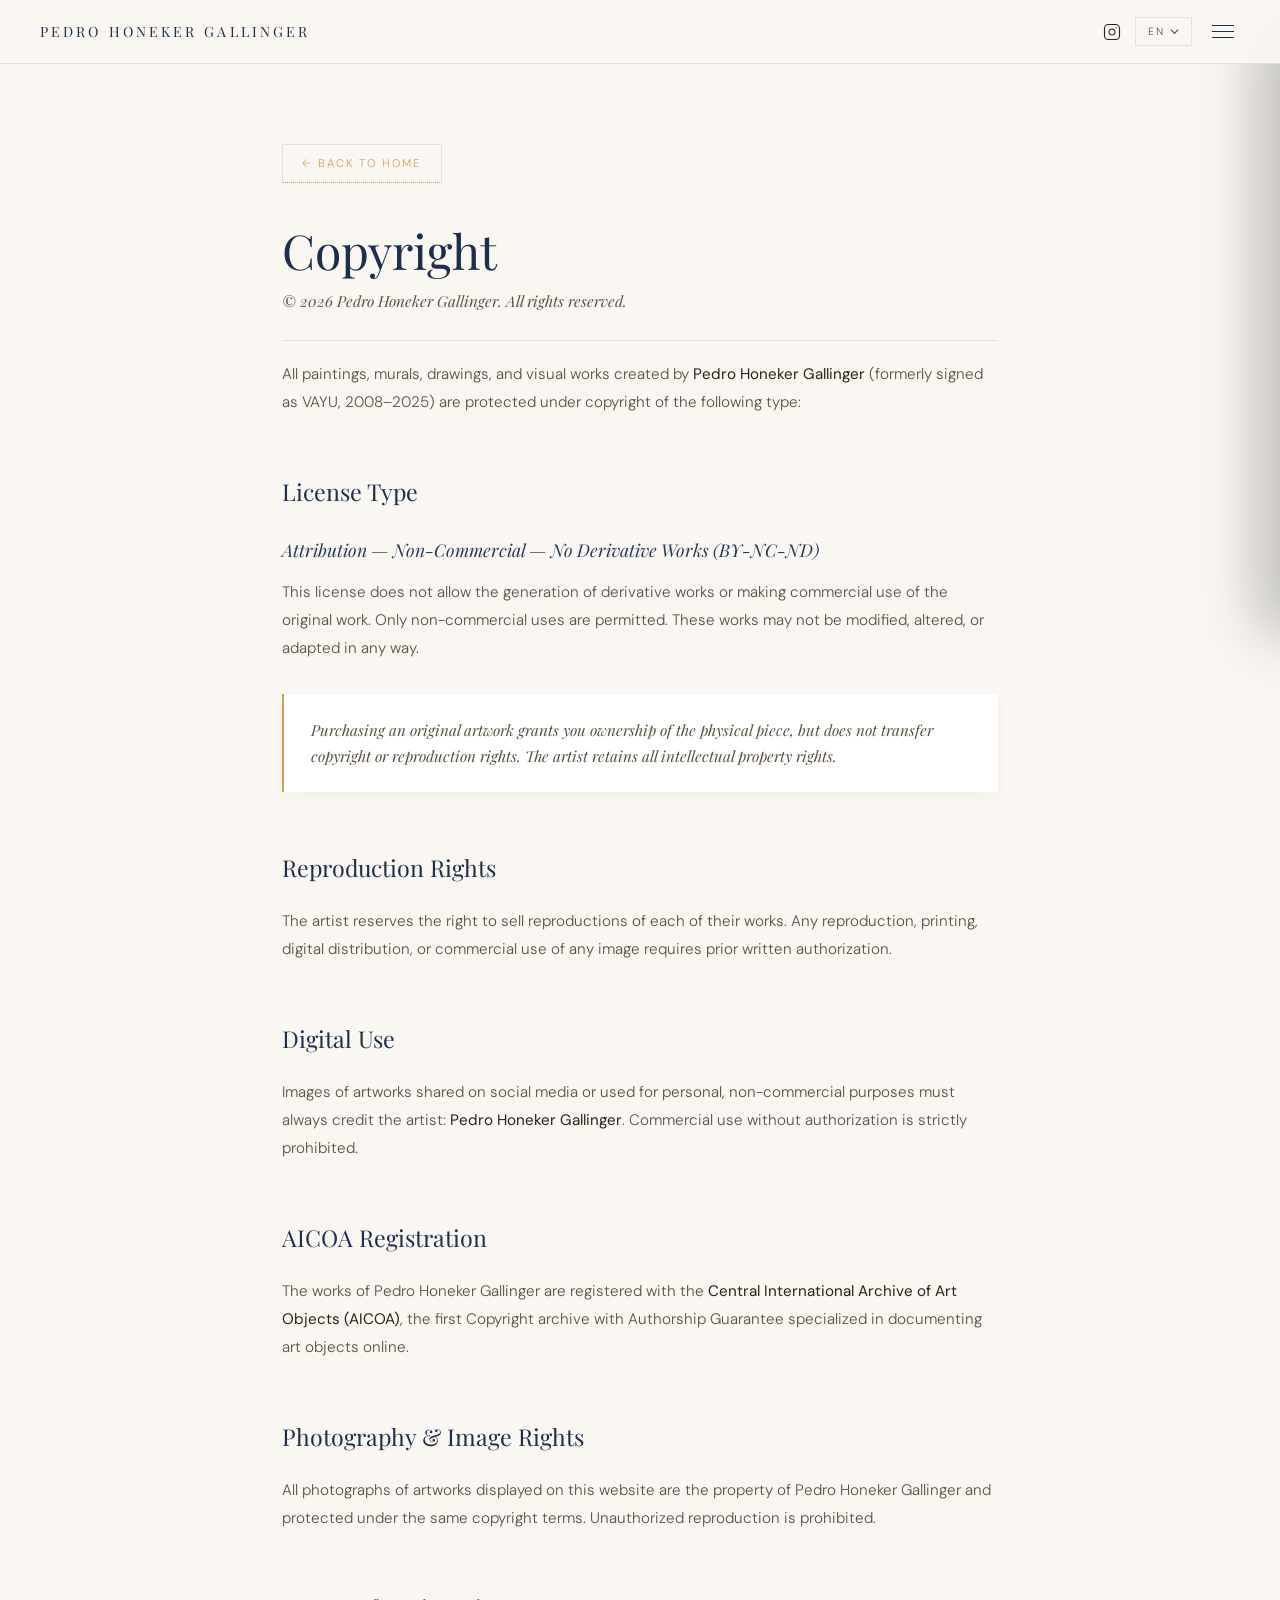
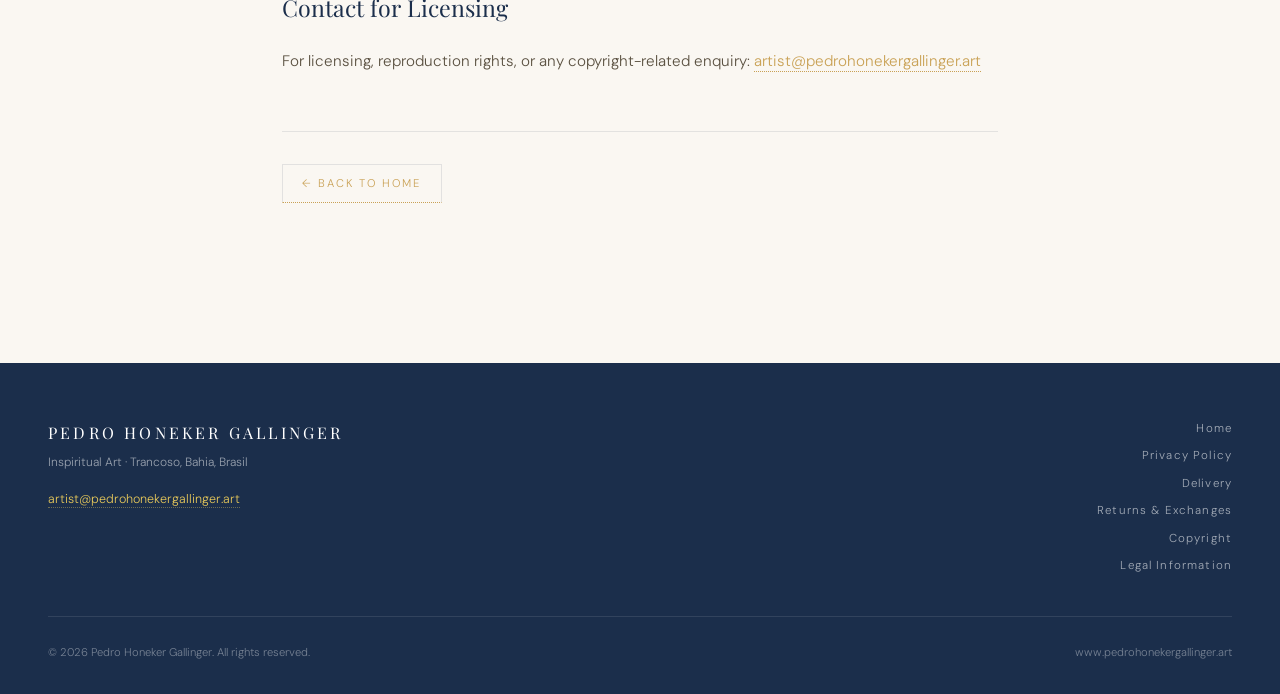
<file: copyright.html>
<!DOCTYPE html>
<html lang="en">
<head>
<meta charset="UTF-8">
<meta name="viewport" content="width=device-width, initial-scale=1.0">
<title>Copyright — Pedro Honeker Gallinger</title>
<meta name="description" content="Copyright — Pedro Honeker Gallinger. Inspiritual Art. Trancoso, Bahia, Brazil.">
<!-- Google Analytics -->
<script async src="https://www.googletagmanager.com/gtag/js?id=G-E3Y2C40KEM"></script>
<script>
  window.dataLayer = window.dataLayer || [];
  function gtag(){dataLayer.push(arguments);}
  gtag('js', new Date()); gtag('config', 'G-E3Y2C40KEM');
</script>
<link href="https://fonts.googleapis.com/css2?family=Playfair+Display:ital,wght@0,400;0,500;1,400&family=DM+Sans:wght@200;300;400&display=swap" rel="stylesheet">
<link rel="stylesheet" href="legal-base.css">
</head>
<body>

<nav class="qn">
  <a href="index.html" class="qn-logo">Pedro Honeker Gallinger</a>
  <div class="qn-right">
    <a href="https://www.instagram.com/pedrohonekergallinger/" target="_blank" style="display:flex;align-items:center;color:var(--text);transition:color 0.3s;" aria-label="Instagram">
  <svg width="18" height="18" viewBox="0 0 24 24" fill="none" stroke="currentColor" stroke-width="1.5" stroke-linecap="round" stroke-linejoin="round"><rect x="2" y="2" width="20" height="20" rx="5" ry="5"></rect><path d="M16 11.37A4 4 0 1 1 12.63 8 4 4 0 0 1 16 11.37z"></path><line x1="17.5" y1="6.5" x2="17.51" y2="6.5"></line></svg>
</a>
      <div class="qn-lang-drop" id="qnLangDrop">
      <button class="qn-lang-toggle" id="qnLangToggle" aria-haspopup="true" aria-expanded="false">
        <span id="qnLangCode">EN</span>
        <svg viewBox="0 0 10 6" fill="none" stroke="currentColor" stroke-width="1.3"><path d="M1 1l4 4 4-4"/></svg>
      </button>
      <div class="qn-lang-menu" id="qnLangMenu" role="menu">
        <button class="qn-lang-opt active" data-lang="en" role="menuitem">EN <span>English</span></button>
        <button class="qn-lang-opt" data-lang="es" role="menuitem">ES <span>Español</span></button>
        <button class="qn-lang-opt" data-lang="pt" role="menuitem">PT <span>Português</span></button>
        <button class="qn-lang-opt" data-lang="ar" role="menuitem">AR <span>العربية</span></button>
        <button class="qn-lang-opt" data-lang="ja" role="menuitem">JA <span>日本語</span></button>
        <button class="qn-lang-opt" data-lang="zh" role="menuitem">ZH <span>中文</span></button>
      </div>
    </div>
    <button class="qn-burger" id="qnBurger" aria-label="Menu" aria-expanded="false">
      <span></span><span></span><span></span>
    </button>
  </div>
</nav>

<div class="qn-backdrop" id="qnBackdrop"></div>
<div class="qn-overlay" id="qnOverlay">
  <nav class="qn-menu" aria-label="Main navigation">
    <a href="index.html" data-t="nav_home">Home</a>
    <a href="index.html#works" data-t="nav_works">Available Works</a>
    <a href="index.html#murals" data-t="nav_murals">Murals</a>
    <a href="live-painting.html" data-t="nav_live">Live Art</a>
    <a href="vayu-collection.html" data-t="nav_vayu">Vayu Collection</a>
    <a href="index.html#bio" data-t="nav_bio">Biography</a>
    <a href="index.html#contacto" data-t="nav_conc">Contact</a>
  </nav>
  <div class="qn-foot">
    <a href="https://www.instagram.com/pedrohonekergallinger/" target="_blank" rel="noopener" class="qn-ig">
      <svg viewBox="0 0 24 24" fill="none" stroke="currentColor" stroke-width="1.5"><rect x="2" y="2" width="20" height="20" rx="5"/><circle cx="12" cy="12" r="4"/><circle cx="17.5" cy="6.5" r="1" fill="currentColor" stroke="none"/></svg>
      @pedrohonekergallinger
    </a>
  </div>
</div>

<div class="legal-wrap">
  <div class="legal-back-top"><a href="index.html" class="btn-back" data-t="btn_back">← Back to Home</a></div>
  <h1 class="legal-title" data-t="page_title">Copyright</h1>
  <p class="legal-updated" data-t="legal_updated">© 2026 Pedro Honeker Gallinger. All rights reserved.</p>
  <p data-t="intro"></p>
  <h2 data-t="h2_1">License Type</h2>
  <h3 data-t="h3_1">Attribution — Non-Commercial — No Derivative Works (BY-NC-ND)</h3>
  <p data-t="p_license"></p>
  <div class="notice" data-t="notice_1"></div>
  <h2 data-t="h2_2">Reproduction Rights</h2>
  <p data-t="p_repro"></p>
  <h2 data-t="h2_3">Digital Use</h2>
  <p data-t="p_digital"></p>
  <h2 data-t="h2_4">AICOA Registration</h2>
  <p data-t="p_aicoa"></p>
  <h2 data-t="h2_5">Photography &amp; Image Rights</h2>
  <p data-t="p_photo"></p>
  <h2 data-t="h2_6">Contact for Licensing</h2>
  <p data-t="p_contact"></p>
  <div style="margin-top:3.5rem;padding-top:2rem;border-top:0.5px solid var(--border)">
    <a href="index.html" class="btn-back" data-t="btn_back">← Back to Home</a>
  </div>
</div>

<footer class="legal-footer">
  <div class="legal-footer-inner">
    <div>
      <div class="legal-footer-logo">Pedro Honeker Gallinger</div>
      <div class="legal-footer-tag">Inspiritual Art &middot; Trancoso, Bahia, Brasil</div>
      <div class="legal-footer-contact">
        <a href="mailto:artist@pedrohonekergallinger.art">artist@pedrohonekergallinger.art</a>
      </div>
    </div>
    <div class="legal-footer-links">
      <a href="index.html">Home</a>
      <a href="privacy.html">Privacy Policy</a>
      <a href="delivery.html">Delivery</a>
      <a href="returns.html">Returns &amp; Exchanges</a>
      <a href="copyright.html">Copyright</a>
      <a href="legal.html">Legal Information</a>
    </div>
  </div>
  <div class="legal-footer-bottom">
    <span>&copy; 2026 Pedro Honeker Gallinger. All rights reserved.</span>
    <span>www.pedrohonekergallinger.art</span>
  </div>
</footer>

<script>
let lang='en';

const T={
  en:{
  nav_home:'Home',
  nav_works:'Available Works',
  nav_murals:'Murals',
  nav_live:'Live Art',
  nav_vayu:'Vayu Collection',
  nav_bio:'Biography',
  nav_conc:'Contact',
  btn_back:'← Back to Home',
  page_title:'Copyright',
  legal_updated:'© 2026 Pedro Honeker Gallinger. All rights reserved.',
  intro:'All paintings, murals, drawings, and visual works created by <strong>Pedro Honeker Gallinger</strong> (formerly signed as VAYU, 2008–2025) are protected under copyright of the following type:',
  h2_1:'License Type',
  h3_1:'Attribution — Non-Commercial — No Derivative Works (BY-NC-ND)',
  p_license:'This license does not allow the generation of derivative works or making commercial use of the original work. Only non-commercial uses are permitted. These works may not be modified, altered, or adapted in any way.',
  notice_1:'Purchasing an original artwork grants you ownership of the physical piece, but does not transfer copyright or reproduction rights. The artist retains all intellectual property rights.',
  h2_2:'Reproduction Rights',
  p_repro:'The artist reserves the right to sell reproductions of each of their works. Any reproduction, printing, digital distribution, or commercial use of any image requires prior written authorization.',
  h2_3:'Digital Use',
  p_digital:'Images of artworks shared on social media or used for personal, non-commercial purposes must always credit the artist: <strong>Pedro Honeker Gallinger</strong>. Commercial use without authorization is strictly prohibited.',
  h2_4:'AICOA Registration',
  p_aicoa:'The works of Pedro Honeker Gallinger are registered with the <strong>Central International Archive of Art Objects (AICOA)</strong>, the first Copyright archive with Authorship Guarantee specialized in documenting art objects online.',
  h2_5:'Photography &amp; Image Rights',
  p_photo:'All photographs of artworks displayed on this website are the property of Pedro Honeker Gallinger and protected under the same copyright terms. Unauthorized reproduction is prohibited.',
  h2_6:'Contact for Licensing',
  p_contact:'For licensing, reproduction rights, or any copyright-related enquiry: <a href="mailto:artist@pedrohonekergallinger.art">artist@pedrohonekergallinger.art</a>'
  },
  es:{
  nav_home:'Inicio',
  nav_works:'Obras Disponibles',
  nav_murals:'Murales',
  nav_live:'Arte en Vivo',
  nav_vayu:'Colección Vayu',
  nav_bio:'Biografía',
  nav_conc:'Contacto',
  btn_back:'← Volver al Inicio',
  page_title:'Derechos de Autor',
  legal_updated:'© 2026 Pedro Honeker Gallinger. Todos los derechos reservados.',
  intro:'Todas las pinturas, murales, dibujos y obras visuales creadas por <strong>Pedro Honeker Gallinger</strong> (anteriormente firmadas como VAYU, 2008–2025) están protegidas bajo los siguientes derechos de autor:',
  h2_1:'Tipo de Licencia',
  h3_1:'Atribución — No Comercial — Sin Obras Derivadas (BY-NC-ND)',
  p_license:'Esta licencia no permite obras derivadas ni uso comercial. Solo se permiten usos no comerciales. Estas obras no pueden modificarse de ninguna manera.',
  notice_1:'La compra de una obra original otorga la propiedad de la pieza física, pero no transfiere los derechos de autor. El artista conserva todos los derechos de propiedad intelectual.',
  h2_2:'Derechos de Reproducción',
  p_repro:'El artista se reserva el derecho de vender reproducciones. Cualquier reproducción o uso comercial requiere autorización previa por escrito.',
  h2_3:'Uso Digital',
  p_digital:'Las imágenes compartidas en redes sociales deben siempre acreditar al artista: <strong>Pedro Honeker Gallinger</strong>. El uso comercial sin autorización está prohibido.',
  h2_4:'Registro AICOA',
  p_aicoa:'Las obras están registradas en el <strong>Archivo Internacional Central de Objetos de Arte (AICOA)</strong>, primer archivo con Garantía de Autoría.',
  h2_5:'Fotografías y Derechos de Imagen',
  p_photo:'Todas las fotografías de obras en este sitio son propiedad de Pedro Honeker Gallinger. La reproducción no autorizada está prohibida.',
  h2_6:'Contacto para Licencias',
  p_contact:'Para licencias o consultas sobre derechos de autor: <a href="mailto:artist@pedrohonekergallinger.art">artist@pedrohonekergallinger.art</a>'
  },
  pt:{
  nav_home:'Início',
  nav_works:'Obras Disponíveis',
  nav_murals:'Murais',
  nav_live:'Arte ao Vivo',
  nav_vayu:'Coleção Vayu',
  nav_bio:'Biografia',
  nav_conc:'Contacto',
  btn_back:'← Voltar ao Início',
  page_title:'Direitos Autorais',
  legal_updated:'© 2026 Pedro Honeker Gallinger. Todos os direitos reservados.',
  intro:'Todas as pinturas, murais, desenhos e obras visuais criadas por <strong>Pedro Honeker Gallinger</strong> (anteriormente assinadas como VAYU, 2008–2025) são protegidas pelos seguintes direitos autorais:',
  h2_1:'Tipo de Licença',
  h3_1:'Atribuição — Não Comercial — Sem Obras Derivadas (BY-NC-ND)',
  p_license:'Esta licença não permite obras derivadas nem uso comercial. Apenas usos não comerciais são permitidos. Estas obras não podem ser modificadas de nenhuma forma.',
  notice_1:'A compra de uma obra original concede a propriedade da peça física, mas não transfere os direitos autorais. O artista retém todos os direitos de propriedade intelectual.',
  h2_2:'Direitos de Reprodução',
  p_repro:'O artista reserva-se o direito de vender reproduções. Qualquer reprodução ou uso comercial requer autorização prévia por escrito.',
  h2_3:'Uso Digital',
  p_digital:'Imagens compartilhadas em redes sociais devem sempre creditar o artista: <strong>Pedro Honeker Gallinger</strong>. O uso comercial sem autorização é proibido.',
  h2_4:'Registro AICOA',
  p_aicoa:'As obras estão registradas no <strong>Arquivo Internacional Central de Objetos de Arte (AICOA)</strong>, primeiro arquivo com Garantia de Autoria.',
  h2_5:'Fotografias e Direitos de Imagem',
  p_photo:'Todas as fotografias de obras exibidas neste site são propriedade de Pedro Honeker Gallinger. A reprodução não autorizada é proibida.',
  h2_6:'Contato para Licenciamento',
  p_contact:'Para licenciamento ou consultas sobre direitos autorais: <a href="mailto:artist@pedrohonekergallinger.art">artist@pedrohonekergallinger.art</a>'
  },
  ar:{
  nav_home:'الرئيسية',
  nav_works:'الأعمال المتاحة',
  nav_murals:'الجداريات',
  nav_live:'الفن الحي',
  nav_vayu:'مجموعة فايو',
  nav_bio:'السيرة',
  nav_conc:'تواصل',
  btn_back:'← العودة إلى الرئيسية',
  page_title:'حقوق النشر',
  legal_updated:'© 2026 بيدرو هونيكر غالينغر. جميع الحقوق محفوظة.',
  intro:'جميع الأعمال البصرية التي أبدعها <strong>بيدرو هونيكر غالينغر</strong> (الموقعة سابقاً باسم VAYU، 2008–2025) محمية بموجب حقوق النشر التالية:',
  h2_1:'نوع الترخيص',
  h3_1:'نسب العمل — غير تجاري — بدون أعمال مشتقة (BY-NC-ND)',
  p_license:'لا يسمح هذا الترخيص بإنشاء أعمال مشتقة أو الاستخدام التجاري. يُسمح فقط بالاستخدامات غير التجارية.',
  notice_1:'يمنح شراء عمل فني أصلي ملكية القطعة المادية، لكنه لا ينقل حقوق النشر. يحتفظ الفنان بجميع حقوق الملكية الفكرية.',
  h2_2:'حقوق الاستنساخ',
  p_repro:'يحتفظ الفنان بحق بيع نسخ من أعماله. يتطلب أي استنساخ أو استخدام تجاري تفويضاً مسبقاً كتابياً.',
  h2_3:'الاستخدام الرقمي',
  p_digital:'يجب أن تنسب الصور المشتركة على وسائل التواصل إلى الفنان: <strong>بيدرو هونيكر غالينغر</strong>. يُحظر الاستخدام التجاري دون إذن.',
  h2_4:'تسجيل AICOA',
  p_aicoa:'أعمال الفنان مسجلة في <strong>الأرشيف الدولي المركزي للأشياء الفنية (AICOA)</strong>.',
  h2_5:'حقوق التصوير',
  p_photo:'جميع صور الأعمال الفنية على هذا الموقع محمية بحقوق النشر. يُحظر الاستنساخ غير المصرح به.',
  h2_6:'التواصل للترخيص',
  p_contact:'للترخيص أو أي استفسار: <a href="mailto:artist@pedrohonekergallinger.art">artist@pedrohonekergallinger.art</a>'
  },
  ja:{
  nav_home:'ホーム',
  nav_works:'利用可能な作品',
  nav_murals:'壁画',
  nav_live:'ライブアート',
  nav_vayu:'バイユコレクション',
  nav_bio:'略歴',
  nav_conc:'お問い合わせ',
  btn_back:'← ホームに戻る',
  page_title:'著作権',
  legal_updated:'© 2026 ペドロ・ホネカー・ガリンジェル。無断転載禁止。',
  intro:'<strong>ペドロ・ホネカー・ガリンジェル</strong>（2008–2025年はVAYUとして署名）が制作した全ての視覚作品は著作権で保護されています：',
  h2_1:'ライセンスの種類',
  h3_1:'表示 — 非営利 — 改変禁止（BY-NC-ND）',
  p_license:'このライセンスは派生作品の作成や商業的利用を許可しません。非商業的な使用のみが許可されます。',
  notice_1:'オリジナル作品の購入は所有権を付与しますが、著作権は移転しません。芸術家は全ての知的財産権を保持します。',
  h2_2:'複製権',
  p_repro:'芸術家は複製物を販売する権利を保有します。画像の複製や商業的使用には事前の書面による許可が必要です。',
  h2_3:'デジタル使用',
  p_digital:'SNSで共有する場合は常にクレジットが必要：<strong>ペドロ・ホネカー・ガリンジェル</strong>。無許可の商業的使用は禁止。',
  h2_4:'AICOA登録',
  p_aicoa:'作品は<strong>中央国際美術品アーカイブ（AICOA）</strong>に登録されています。',
  h2_5:'写真・画像権',
  p_photo:'このサイトの全作品写真は著作権で保護されています。無断複製は禁止。',
  h2_6:'ライセンスお問い合わせ',
  p_contact:'ライセンスに関するお問い合わせ：<a href="mailto:artist@pedrohonekergallinger.art">artist@pedrohonekergallinger.art</a>'
  },
  zh:{
  nav_home:'首页',
  nav_works:'可用作品',
  nav_murals:'壁画',
  nav_live:'现场艺术',
  nav_vayu:'Vayu系列',
  nav_bio:'简介',
  nav_conc:'联系',
  btn_back:'← 返回首页',
  page_title:'版权声明',
  legal_updated:'© 2026 佩德罗·洪内克尔·加林格尔。保留所有权利。',
  intro:'<strong>佩德罗·洪内克尔·加林格尔</strong>（2008–2025年以VAYU署名）创作的所有视觉作品均受以下版权保护：',
  h2_1:'许可证类型',
  h3_1:'署名 — 非商业性 — 禁止演绎（BY-NC-ND）',
  p_license:'此许可证不允许创作演绎作品或商业使用。仅允许非商业性使用。',
  notice_1:'购买原版作品授予实物所有权，但不转让版权。艺术家保留所有知识产权。',
  h2_2:'复制权',
  p_repro:'艺术家保留销售复制品的权利。任何复制或商业使用均需事先书面授权。',
  h2_3:'数字使用',
  p_digital:'在社交媒体上分享时必须注明艺术家：<strong>佩德罗·洪内克尔·加林格尔</strong>。未经授权商业使用严禁。',
  h2_4:'AICOA注册',
  p_aicoa:'作品已在<strong>国际艺术品中央档案馆（AICOA）</strong>注册。',
  h2_5:'摄影和图像权利',
  p_photo:'本网站所有作品照片均受版权保护。未经授权的复制被禁止。',
  h2_6:'许可联系方式',
  p_contact:'有关许可咨询：<a href="mailto:artist@pedrohonekergallinger.art">artist@pedrohonekergallinger.art</a>'
  },
};

function applyLang(l){
  if(!T[l]) l='en';
  lang=l;
  const t=T[l];
  document.querySelectorAll('[data-t]').forEach(el=>{
    const k=el.getAttribute('data-t');
    if(t[k]!==undefined) el.innerHTML=t[k];
  });
  const qnCode=document.getElementById('qnLangCode');
  if(qnCode)qnCode.textContent=l.toUpperCase();
  document.querySelectorAll('.qn-lang-opt').forEach(b=>b.classList.toggle('active',b.dataset.lang===l));
  document.documentElement.dir=l==='ar'?'rtl':'ltr';
  document.documentElement.lang=l;
  const d=document.getElementById('qnLangDrop');
  if(d) d.classList.remove('open');
}

// ============ QUIET LUXURY NAV ============
(function(){
  const burger = document.getElementById('qnBurger');
  const backdrop = document.getElementById('qnBackdrop');
  const body = document.body;
  function openMenu(){body.classList.add('menu-open');burger.setAttribute('aria-expanded','true');}
  function closeMenu(){body.classList.remove('menu-open');burger.setAttribute('aria-expanded','false');}
  function toggleMenu(){body.classList.contains('menu-open')?closeMenu():openMenu();}
  burger.addEventListener('click',toggleMenu);
  document.querySelectorAll('.qn-menu a').forEach(a=>a.addEventListener('click',closeMenu));
  document.addEventListener('keydown',e=>{if(e.key==='Escape'&&body.classList.contains('menu-open'))closeMenu();});
  backdrop.addEventListener('click',closeMenu);
  // Close on scroll
  let _sy=window.scrollY;
  window.addEventListener('scroll',()=>{const _y=window.scrollY;if(Math.abs(_y-_sy)>60&&body.classList.contains('menu-open'))closeMenu();_sy=_y;},{passive:true});
})();

// ============ LANGUAGE DROPDOWN + PERSISTENCE ============
(function(){
  const LANG_KEY = 'phg_lang';
  const langDrop = document.getElementById('qnLangDrop');
  const langToggle = document.getElementById('qnLangToggle');
  const langCode = document.getElementById('qnLangCode');

  function detectLang(){
    try{const stored=localStorage.getItem(LANG_KEY);if(stored&&['en','es','pt','ar','ja','zh'].includes(stored))return stored;}catch(e){}
    const tz=(Intl.DateTimeFormat().resolvedOptions().timeZone||'').toLowerCase();
    const nv=(navigator.language||'').toLowerCase();
    if(/brazil|sao_paulo|brasilia|belem|manaus|fortaleza|recife|bahia|maceio/.test(tz))return'pt';
    if(nv.startsWith('pt'))return'pt';
    if(/argentina|chile|colombia|mexico|peru|uruguay|venezuela|bolivia|ecuador|paraguay|cuba|panama|costa_rica|guatemala|honduras|nicaragua|salvador|santo_domingo|asuncion|montevideo|caracas|bogota|lima|santiago|madrid|tegucigalpa|managua/.test(tz))return'es';
    if(nv.startsWith('es'))return'es';
    if(/asia\/dubai|asia\/riyadh|asia\/qatar|asia\/bahrain|asia\/kuwait|asia\/muscat|asia\/baghdad|africa\/cairo|asia\/amman|asia\/beirut|asia\/damascus/.test(tz))return'ar';
    if(nv.startsWith('ar'))return'ar';
    if(/asia\/tokyo/.test(tz))return'ja';
    if(nv.startsWith('ja'))return'ja';
    if(/asia\/shanghai|asia\/hong_kong|asia\/taipei|asia\/chongqing|asia\/macau/.test(tz))return'zh';
    if(nv.startsWith('zh'))return'zh';
    return'en';
  }

  langToggle.addEventListener('click',e=>{
    e.stopPropagation();
    langDrop.classList.toggle('open');
    langToggle.setAttribute('aria-expanded',langDrop.classList.contains('open'));
  });

  document.querySelectorAll('.qn-lang-opt').forEach(b=>{
    b.addEventListener('click',()=>{
      applyLang(b.dataset.lang);
      langDrop.classList.remove('open');
      langToggle.setAttribute('aria-expanded','false');
      try{localStorage.setItem(LANG_KEY,b.dataset.lang);}catch(e){}
    });
  });

  document.addEventListener('click',e=>{
    if(!langDrop.contains(e.target)){
      langDrop.classList.remove('open');
      langToggle.setAttribute('aria-expanded','false');
    }
  });

  // Init on load
  const _l=detectLang();
  lang=_l;
  applyLang(_l);
  langCode.textContent=_l.toUpperCase();
  document.querySelectorAll('.qn-lang-opt').forEach(b=>b.classList.toggle('active',b.dataset.lang===_l));
})()
</script>

</body>
</html>
</file>
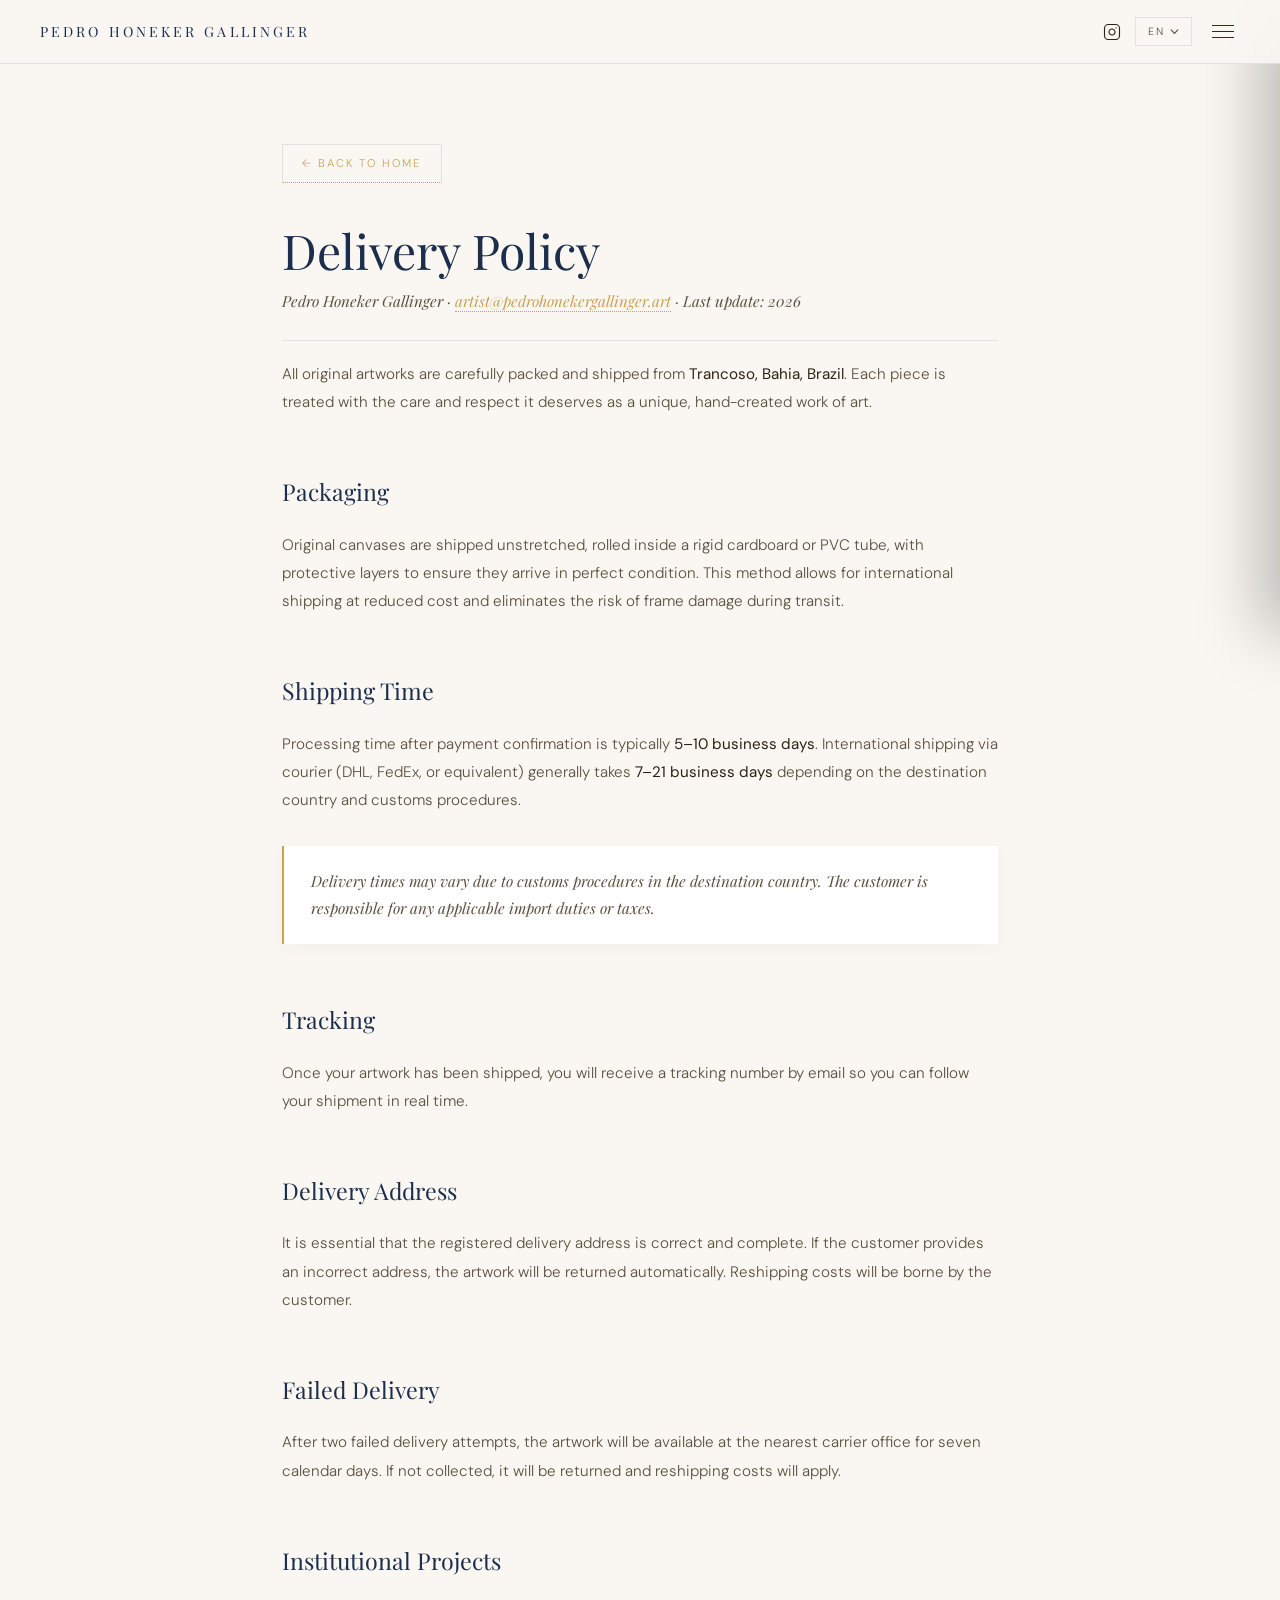
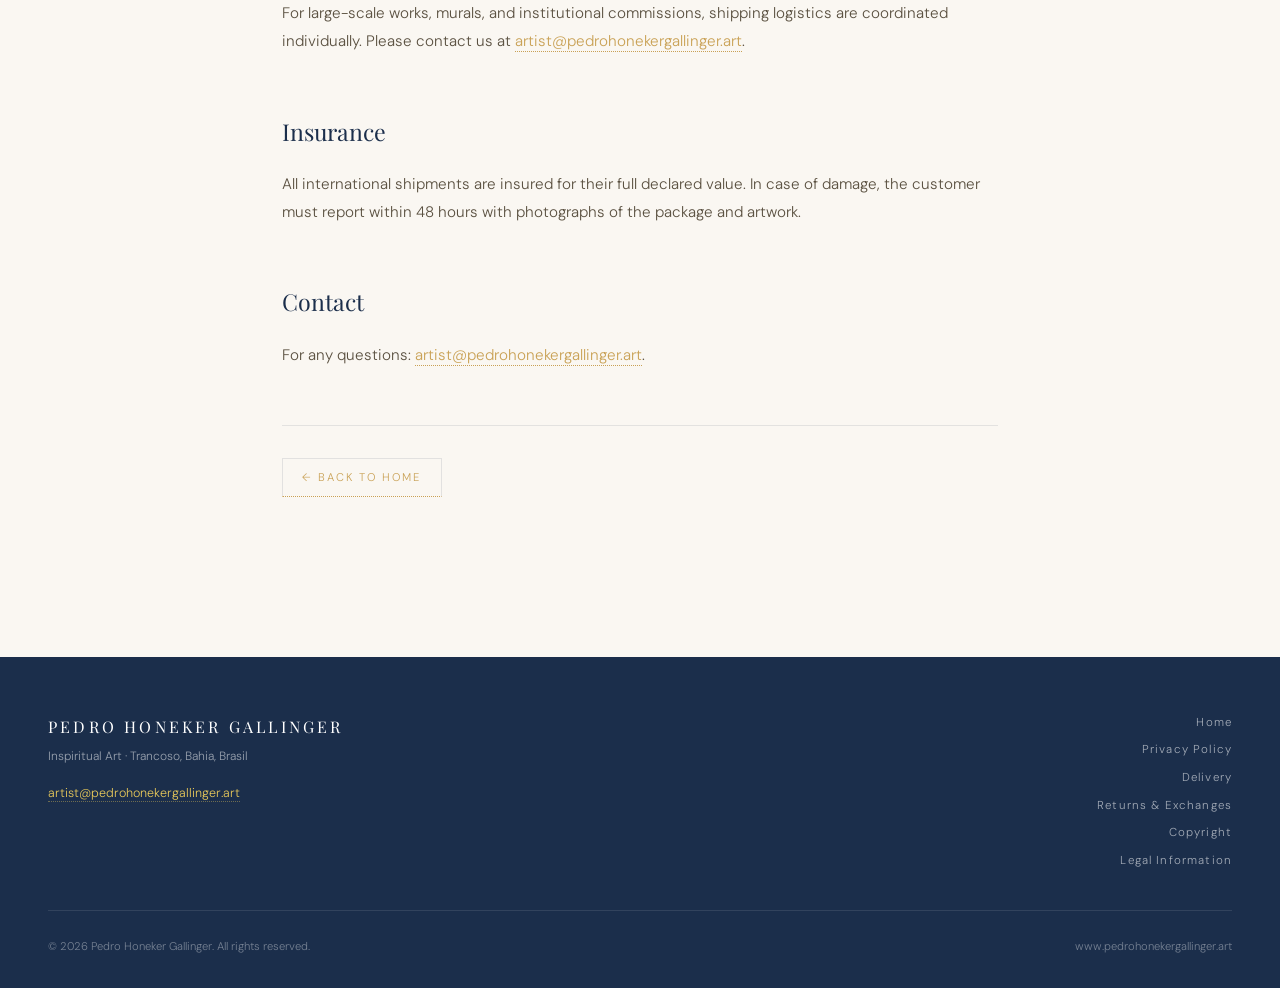
<file: delivery.html>
<!DOCTYPE html>
<html lang="en">
<head>
<meta charset="UTF-8">
<meta name="viewport" content="width=device-width, initial-scale=1.0">
<title>Delivery Policy — Pedro Honeker Gallinger</title>
<meta name="description" content="Delivery Policy — Pedro Honeker Gallinger. Inspiritual Art. Trancoso, Bahia, Brazil.">
<!-- Google Analytics -->
<script async src="https://www.googletagmanager.com/gtag/js?id=G-E3Y2C40KEM"></script>
<script>
  window.dataLayer = window.dataLayer || [];
  function gtag(){dataLayer.push(arguments);}
  gtag('js', new Date()); gtag('config', 'G-E3Y2C40KEM');
</script>
<link href="https://fonts.googleapis.com/css2?family=Playfair+Display:ital,wght@0,400;0,500;1,400&family=DM+Sans:wght@200;300;400&display=swap" rel="stylesheet">
<link rel="stylesheet" href="legal-base.css">
</head>
<body>

<nav class="qn">
  <a href="index.html" class="qn-logo">Pedro Honeker Gallinger</a>
  <div class="qn-right">
    <a href="https://www.instagram.com/pedrohonekergallinger/" target="_blank" style="display:flex;align-items:center;color:var(--text);transition:color 0.3s;" aria-label="Instagram">
  <svg width="18" height="18" viewBox="0 0 24 24" fill="none" stroke="currentColor" stroke-width="1.5" stroke-linecap="round" stroke-linejoin="round"><rect x="2" y="2" width="20" height="20" rx="5" ry="5"></rect><path d="M16 11.37A4 4 0 1 1 12.63 8 4 4 0 0 1 16 11.37z"></path><line x1="17.5" y1="6.5" x2="17.51" y2="6.5"></line></svg>
</a>
      <div class="qn-lang-drop" id="qnLangDrop">
      <button class="qn-lang-toggle" id="qnLangToggle" aria-haspopup="true" aria-expanded="false">
        <span id="qnLangCode">EN</span>
        <svg viewBox="0 0 10 6" fill="none" stroke="currentColor" stroke-width="1.3"><path d="M1 1l4 4 4-4"/></svg>
      </button>
      <div class="qn-lang-menu" id="qnLangMenu" role="menu">
        <button class="qn-lang-opt active" data-lang="en" role="menuitem">EN <span>English</span></button>
        <button class="qn-lang-opt" data-lang="es" role="menuitem">ES <span>Español</span></button>
        <button class="qn-lang-opt" data-lang="pt" role="menuitem">PT <span>Português</span></button>
        <button class="qn-lang-opt" data-lang="ar" role="menuitem">AR <span>العربية</span></button>
        <button class="qn-lang-opt" data-lang="ja" role="menuitem">JA <span>日本語</span></button>
        <button class="qn-lang-opt" data-lang="zh" role="menuitem">ZH <span>中文</span></button>
      </div>
    </div>
    <button class="qn-burger" id="qnBurger" aria-label="Menu" aria-expanded="false">
      <span></span><span></span><span></span>
    </button>
  </div>
</nav>

<div class="qn-backdrop" id="qnBackdrop"></div>
<div class="qn-overlay" id="qnOverlay">
  <nav class="qn-menu" aria-label="Main navigation">
    <a href="index.html" data-t="nav_home">Home</a>
    <a href="index.html#works" data-t="nav_works">Available Works</a>
    <a href="index.html#murals" data-t="nav_murals">Murals</a>
    <a href="live-painting.html" data-t="nav_live">Live Art</a>
    <a href="vayu-collection.html" data-t="nav_vayu">Vayu Collection</a>
    <a href="index.html#bio" data-t="nav_bio">Biography</a>
    <a href="index.html#contacto" data-t="nav_conc">Contact</a>
  </nav>
  <div class="qn-foot">
    <a href="https://www.instagram.com/pedrohonekergallinger/" target="_blank" rel="noopener" class="qn-ig">
      <svg viewBox="0 0 24 24" fill="none" stroke="currentColor" stroke-width="1.5"><rect x="2" y="2" width="20" height="20" rx="5"/><circle cx="12" cy="12" r="4"/><circle cx="17.5" cy="6.5" r="1" fill="currentColor" stroke="none"/></svg>
      @pedrohonekergallinger
    </a>
  </div>
</div>

<div class="legal-wrap">
  <div class="legal-back-top"><a href="index.html" class="btn-back" data-t="btn_back">← Back to Home</a></div>
  <h1 class="legal-title" data-t="page_title">Delivery Policy</h1>
  <p class="legal-updated" data-t="legal_updated"></p>
  <p data-t="intro"></p>
  <h2 data-t="h2_1">Packaging</h2><p data-t="p1"></p>
  <h2 data-t="h2_2">Shipping Time</h2><p data-t="p2"></p>
  <div class="notice" data-t="notice_1"></div>
  <h2 data-t="h2_3">Tracking</h2><p data-t="p3"></p>
  <h2 data-t="h2_4">Delivery Address</h2><p data-t="p4"></p>
  <h2 data-t="h2_5">Failed Delivery</h2><p data-t="p5"></p>
  <h2 data-t="h2_6">Institutional Projects</h2><p data-t="p6"></p>
  <h2 data-t="h2_7">Insurance</h2><p data-t="p7"></p>
  <h2 data-t="h2_8">Contact</h2><p data-t="p8"></p>
  <div style="margin-top:3.5rem;padding-top:2rem;border-top:0.5px solid var(--border)">
    <a href="index.html" class="btn-back" data-t="btn_back">← Back to Home</a>
  </div>
</div>

<footer class="legal-footer">
  <div class="legal-footer-inner">
    <div>
      <div class="legal-footer-logo">Pedro Honeker Gallinger</div>
      <div class="legal-footer-tag">Inspiritual Art &middot; Trancoso, Bahia, Brasil</div>
      <div class="legal-footer-contact">
        <a href="mailto:artist@pedrohonekergallinger.art">artist@pedrohonekergallinger.art</a>
      </div>
    </div>
    <div class="legal-footer-links">
      <a href="index.html">Home</a>
      <a href="privacy.html">Privacy Policy</a>
      <a href="delivery.html">Delivery</a>
      <a href="returns.html">Returns &amp; Exchanges</a>
      <a href="copyright.html">Copyright</a>
      <a href="legal.html">Legal Information</a>
    </div>
  </div>
  <div class="legal-footer-bottom">
    <span>&copy; 2026 Pedro Honeker Gallinger. All rights reserved.</span>
    <span>www.pedrohonekergallinger.art</span>
  </div>
</footer>

<script>
let lang='en';

const T={
  en:{
  nav_home:'Home',
  nav_works:'Available Works',
  nav_murals:'Murals',
  nav_live:'Live Art',
  nav_vayu:'Vayu Collection',
  nav_bio:'Biography',
  nav_conc:'Contact',
  btn_back:'← Back to Home',
  page_title:'Delivery Policy',
  legal_updated:'Pedro Honeker Gallinger · <a href="mailto:artist@pedrohonekergallinger.art">artist@pedrohonekergallinger.art</a> · Last update: 2026',
  intro:'All original artworks are carefully packed and shipped from <strong>Trancoso, Bahia, Brazil</strong>. Each piece is treated with the care and respect it deserves as a unique, hand-created work of art.',
  h2_1:'Packaging',
  p1:'Original canvases are shipped unstretched, rolled inside a rigid cardboard or PVC tube, with protective layers to ensure they arrive in perfect condition. This method allows for international shipping at reduced cost and eliminates the risk of frame damage during transit.',
  h2_2:'Shipping Time',
  p2:'Processing time after payment confirmation is typically <strong>5–10 business days</strong>. International shipping via courier (DHL, FedEx, or equivalent) generally takes <strong>7–21 business days</strong> depending on the destination country and customs procedures.',
  notice_1:'Delivery times may vary due to customs procedures in the destination country. The customer is responsible for any applicable import duties or taxes.',
  h2_3:'Tracking',
  p3:'Once your artwork has been shipped, you will receive a tracking number by email so you can follow your shipment in real time.',
  h2_4:'Delivery Address',
  p4:'It is essential that the registered delivery address is correct and complete. If the customer provides an incorrect address, the artwork will be returned automatically. Reshipping costs will be borne by the customer.',
  h2_5:'Failed Delivery',
  p5:'After two failed delivery attempts, the artwork will be available at the nearest carrier office for seven calendar days. If not collected, it will be returned and reshipping costs will apply.',
  h2_6:'Institutional Projects',
  p6:'For large-scale works, murals, and institutional commissions, shipping logistics are coordinated individually. Please contact us at <a href="mailto:artist@pedrohonekergallinger.art">artist@pedrohonekergallinger.art</a>.',
  h2_7:'Insurance',
  p7:'All international shipments are insured for their full declared value. In case of damage, the customer must report within 48 hours with photographs of the package and artwork.',
  h2_8:'Contact',
  p8:'For any questions: <a href="mailto:artist@pedrohonekergallinger.art">artist@pedrohonekergallinger.art</a>.'
  },
  es:{
  nav_home:'Inicio',
  nav_works:'Obras Disponibles',
  nav_murals:'Murales',
  nav_live:'Arte en Vivo',
  nav_vayu:'Colección Vayu',
  nav_bio:'Biografía',
  nav_conc:'Contacto',
  btn_back:'← Volver al Inicio',
  page_title:'Política de Envío',
  legal_updated:'Pedro Honeker Gallinger · <a href="mailto:artist@pedrohonekergallinger.art">artist@pedrohonekergallinger.art</a> · Última actualización: 2026',
  intro:'Todas las obras originales se embalan cuidadosamente y se envían desde <strong>Trancoso, Bahía, Brasil</strong>.',
  h2_1:'Embalaje',
  p1:'Los lienzos se envían sin tensores, enrollados dentro de un tubo rígido con capas protectoras para garantizar que lleguen en perfectas condiciones.',
  h2_2:'Tiempo de Envío',
  p2:'El tiempo de procesamiento es de <strong>5–10 días hábiles</strong>. El envío internacional generalmente toma <strong>7–21 días hábiles</strong>.',
  notice_1:'Los tiempos pueden variar por procedimientos aduaneros. El cliente es responsable de los aranceles de importación.',
  h2_3:'Seguimiento',
  p3:'Recibirás un número de seguimiento por correo electrónico para rastrear tu envío en tiempo real.',
  h2_4:'Dirección de Entrega',
  p4:'Es fundamental que la dirección sea correcta. Si el cliente da una dirección incorrecta, la obra será devuelta y los costos de reenvío correrán por su cuenta.',
  h2_5:'Entrega Fallida',
  p5:'Tras dos intentos fallidos, la obra estará disponible en la mensajería durante siete días. Si no se recoge, será devuelta.',
  h2_6:'Proyectos Institucionales',
  p6:'Para obras de gran escala, la logística se coordina individualmente. Contáctenos en <a href="mailto:artist@pedrohonekergallinger.art">artist@pedrohonekergallinger.art</a>.',
  h2_7:'Seguro',
  p7:'Todos los envíos internacionales están asegurados. En caso de daño, el cliente debe informar en 48 horas con fotografías.',
  h2_8:'Contacto',
  p8:'Para cualquier pregunta: <a href="mailto:artist@pedrohonekergallinger.art">artist@pedrohonekergallinger.art</a>.'
  },
  pt:{
  nav_home:'Início',
  nav_works:'Obras Disponíveis',
  nav_murals:'Murais',
  nav_live:'Arte ao Vivo',
  nav_vayu:'Coleção Vayu',
  nav_bio:'Biografia',
  nav_conc:'Contacto',
  btn_back:'← Voltar ao Início',
  page_title:'Política de Entrega',
  legal_updated:'Pedro Honeker Gallinger · <a href="mailto:artist@pedrohonekergallinger.art">artist@pedrohonekergallinger.art</a> · Última atualização: 2026',
  intro:'Todas as obras originais são cuidadosamente embaladas e enviadas de <strong>Trancoso, Bahia, Brasil</strong>.',
  h2_1:'Embalagem',
  p1:'As telas são enviadas sem chassis, enroladas dentro de um tubo rígido com camadas protetoras para garantir que cheguem em perfeitas condições.',
  h2_2:'Prazo de Envio',
  p2:'O prazo de processamento é de <strong>5–10 dias úteis</strong>. O envio internacional geralmente leva <strong>7–21 dias úteis</strong>.',
  notice_1:'Os prazos podem variar por procedimentos alfandegários. O cliente é responsável por taxas de importação.',
  h2_3:'Rastreamento',
  p3:'Você receberá um número de rastreamento por e-mail para acompanhar sua remessa em tempo real.',
  h2_4:'Endereço de Entrega',
  p4:'É essencial que o endereço esteja correto. Se o cliente fornecer endereço incorreto, a obra será devolvida e os custos de reenvio serão do cliente.',
  h2_5:'Entrega Fracassada',
  p5:'Após duas tentativas malsucedidas, a obra ficará disponível na transportadora por sete dias. Se não for retirada, será devolvida.',
  h2_6:'Projetos Institucionais',
  p6:'Para obras em grande escala, a logística é coordenada individualmente. Entre em contato em <a href="mailto:artist@pedrohonekergallinger.art">artist@pedrohonekergallinger.art</a>.',
  h2_7:'Seguro',
  p7:'Todos os envios internacionais são segurados. Em caso de dano, o cliente deve reportar em 48 horas com fotografias.',
  h2_8:'Contato',
  p8:'Para quaisquer dúvidas: <a href="mailto:artist@pedrohonekergallinger.art">artist@pedrohonekergallinger.art</a>.'
  },
  ar:{
  nav_home:'الرئيسية',
  nav_works:'الأعمال المتاحة',
  nav_murals:'الجداريات',
  nav_live:'الفن الحي',
  nav_vayu:'مجموعة فايو',
  nav_bio:'السيرة',
  nav_conc:'تواصل',
  btn_back:'← العودة إلى الرئيسية',
  page_title:'سياسة التوصيل',
  legal_updated:'بيدرو هونيكر غالينغر · آخر تحديث: 2026',
  intro:'يتم تعبئة جميع الأعمال وشحنها من <strong>تراكوسو، باهيا، البرازيل</strong>.',
  h2_1:'التغليف',
  p1:'تُشحن اللوحات ملفوفة داخل أنبوب صلب مع طبقات واقية لضمان وصولها في حالة مثالية.',
  h2_2:'وقت الشحن',
  p2:'وقت المعالجة <strong>5–10 أيام عمل</strong>. الشحن الدولي <strong>7–21 يوم عمل</strong>.',
  notice_1:'قد تختلف أوقات التسليم بسبب الجمارك. العميل مسؤول عن رسوم الاستيراد.',
  h2_3:'التتبع',
  p3:'ستتلقى رقم تتبع عبر البريد الإلكتروني لمتابعة شحنتك في الوقت الفعلي.',
  h2_4:'عنوان التسليم',
  p4:'يجب أن يكون العنوان صحيحاً وكاملاً. إذا كان خاطئاً، سيُعاد العمل وتكون تكاليف إعادة الشحن على العميل.',
  h2_5:'فشل التسليم',
  p5:'بعد محاولتين فاشلتين، يكون العمل متاحاً في مكتب الشركة لسبعة أيام.',
  h2_6:'المشاريع المؤسسية',
  p6:'للأعمال الكبيرة، يتم تنسيق الشحن بشكل فردي. تواصل معنا على <a href="mailto:artist@pedrohonekergallinger.art">artist@pedrohonekergallinger.art</a>.',
  h2_7:'التأمين',
  p7:'جميع الشحنات مؤمنة. في حالة تلف، يجب الإبلاغ خلال 48 ساعة مع صور.',
  h2_8:'التواصل',
  p8:'لأي أسئلة: <a href="mailto:artist@pedrohonekergallinger.art">artist@pedrohonekergallinger.art</a>.'
  },
  ja:{
  nav_home:'ホーム',
  nav_works:'利用可能な作品',
  nav_murals:'壁画',
  nav_live:'ライブアート',
  nav_vayu:'バイユコレクション',
  nav_bio:'略歴',
  nav_conc:'お問い合わせ',
  btn_back:'← ホームに戻る',
  page_title:'配送ポリシー',
  legal_updated:'ペドロ・ホネカー・ガリンジェル · 最終更新：2026年',
  intro:'全てのオリジナル作品は<strong>ブラジル、バイーア州、トランコーゾ</strong>から丁寧に梱包・発送されます。',
  h2_1:'梱包',
  p1:'キャンバスは保護層付きの硬質チューブに巻かれて発送されます。これにより国際送料が抑えられ、輸送中のフレーム損傷リスクが排除されます。',
  h2_2:'発送時間',
  p2:'処理時間は通常<strong>5〜10営業日</strong>です。国際配送は<strong>7〜21営業日</strong>かかります。',
  notice_1:'配送時間は税関手続きにより異なる場合があります。輸入関税はお客様の負担です。',
  h2_3:'追跡',
  p3:'発送後、リアルタイムで追跡できるトラッキング番号をメールでお送りします。',
  h2_4:'配送先住所',
  p4:'住所が正確であることが必須です。誤った住所の場合、返送され再発送費用はお客様の負担です。',
  h2_5:'配達失敗',
  p5:'2回の試みが失敗した後、作品は7日間配送センターで受け取り可能です。',
  h2_6:'機関プロジェクト',
  p6:'大規模作品については個別に調整します。<a href="mailto:artist@pedrohonekergallinger.art">artist@pedrohonekergallinger.art</a>までお問い合わせください。',
  h2_7:'保険',
  p7:'全ての国際配送は保険付きです。損傷の場合は48時間以内に写真付きで報告してください。',
  h2_8:'お問い合わせ',
  p8:'ご質問は<a href="mailto:artist@pedrohonekergallinger.art">artist@pedrohonekergallinger.art</a>までどうぞ。'
  },
  zh:{
  nav_home:'首页',
  nav_works:'可用作品',
  nav_murals:'壁画',
  nav_live:'现场艺术',
  nav_vayu:'Vayu系列',
  nav_bio:'简介',
  nav_conc:'联系',
  btn_back:'← 返回首页',
  page_title:'配送政策',
  legal_updated:'佩德罗·洪内克尔·加林格尔 · 最后更新：2026年',
  intro:'所有原版艺术品均从<strong>巴西巴伊亚州特兰科索</strong>精心包装发货。',
  h2_1:'包装',
  p1:'画布卷放在硬质保护管内发货，确保完好抵达。',
  h2_2:'发货时间',
  p2:'处理时间通常为<strong>5至10个工作日</strong>。国际运输<strong>7至21个工作日</strong>。',
  notice_1:'由于海关程序，配送时间可能有所不同。客户负责任何适用的进口关税。',
  h2_3:'追踪',
  p3:'发货后您将收到追踪号码邮件，以便实时跟踪货物。',
  h2_4:'配送地址',
  p4:'地址必须正确完整。如地址错误，作品将退回，重新发货费用由客户承担。',
  h2_5:'配送失败',
  p5:'两次尝试失败后，作品在最近快递站保留七天。未取件则退回并收取重新发货费用。',
  h2_6:'机构项目',
  p6:'大型作品运输单独协调。请联系<a href="mailto:artist@pedrohonekergallinger.art">artist@pedrohonekergallinger.art</a>。',
  h2_7:'保险',
  p7:'所有国际货物均有保险。受损需在48小时内附照片报告。',
  h2_8:'联系方式',
  p8:'如有问题：<a href="mailto:artist@pedrohonekergallinger.art">artist@pedrohonekergallinger.art</a>。'
  },
};

function applyLang(l){
  if(!T[l]) l='en';
  lang=l;
  const t=T[l];
  document.querySelectorAll('[data-t]').forEach(el=>{
    const k=el.getAttribute('data-t');
    if(t[k]!==undefined) el.innerHTML=t[k];
  });
  const qnCode=document.getElementById('qnLangCode');
  if(qnCode)qnCode.textContent=l.toUpperCase();
  document.querySelectorAll('.qn-lang-opt').forEach(b=>b.classList.toggle('active',b.dataset.lang===l));
  document.documentElement.dir=l==='ar'?'rtl':'ltr';
  document.documentElement.lang=l;
  const d=document.getElementById('qnLangDrop');
  if(d) d.classList.remove('open');
}

// ============ QUIET LUXURY NAV ============
(function(){
  const burger = document.getElementById('qnBurger');
  const backdrop = document.getElementById('qnBackdrop');
  const body = document.body;
  function openMenu(){body.classList.add('menu-open');burger.setAttribute('aria-expanded','true');}
  function closeMenu(){body.classList.remove('menu-open');burger.setAttribute('aria-expanded','false');}
  function toggleMenu(){body.classList.contains('menu-open')?closeMenu():openMenu();}
  burger.addEventListener('click',toggleMenu);
  document.querySelectorAll('.qn-menu a').forEach(a=>a.addEventListener('click',closeMenu));
  document.addEventListener('keydown',e=>{if(e.key==='Escape'&&body.classList.contains('menu-open'))closeMenu();});
  backdrop.addEventListener('click',closeMenu);
  // Close on scroll
  let _sy=window.scrollY;
  window.addEventListener('scroll',()=>{const _y=window.scrollY;if(Math.abs(_y-_sy)>60&&body.classList.contains('menu-open'))closeMenu();_sy=_y;},{passive:true});
})();

// ============ LANGUAGE DROPDOWN + PERSISTENCE ============
(function(){
  const LANG_KEY = 'phg_lang';
  const langDrop = document.getElementById('qnLangDrop');
  const langToggle = document.getElementById('qnLangToggle');
  const langCode = document.getElementById('qnLangCode');

  function detectLang(){
    try{const stored=localStorage.getItem(LANG_KEY);if(stored&&['en','es','pt','ar','ja','zh'].includes(stored))return stored;}catch(e){}
    const tz=(Intl.DateTimeFormat().resolvedOptions().timeZone||'').toLowerCase();
    const nv=(navigator.language||'').toLowerCase();
    if(/brazil|sao_paulo|brasilia|belem|manaus|fortaleza|recife|bahia|maceio/.test(tz))return'pt';
    if(nv.startsWith('pt'))return'pt';
    if(/argentina|chile|colombia|mexico|peru|uruguay|venezuela|bolivia|ecuador|paraguay|cuba|panama|costa_rica|guatemala|honduras|nicaragua|salvador|santo_domingo|asuncion|montevideo|caracas|bogota|lima|santiago|madrid|tegucigalpa|managua/.test(tz))return'es';
    if(nv.startsWith('es'))return'es';
    if(/asia\/dubai|asia\/riyadh|asia\/qatar|asia\/bahrain|asia\/kuwait|asia\/muscat|asia\/baghdad|africa\/cairo|asia\/amman|asia\/beirut|asia\/damascus/.test(tz))return'ar';
    if(nv.startsWith('ar'))return'ar';
    if(/asia\/tokyo/.test(tz))return'ja';
    if(nv.startsWith('ja'))return'ja';
    if(/asia\/shanghai|asia\/hong_kong|asia\/taipei|asia\/chongqing|asia\/macau/.test(tz))return'zh';
    if(nv.startsWith('zh'))return'zh';
    return'en';
  }

  langToggle.addEventListener('click',e=>{
    e.stopPropagation();
    langDrop.classList.toggle('open');
    langToggle.setAttribute('aria-expanded',langDrop.classList.contains('open'));
  });

  document.querySelectorAll('.qn-lang-opt').forEach(b=>{
    b.addEventListener('click',()=>{
      applyLang(b.dataset.lang);
      langDrop.classList.remove('open');
      langToggle.setAttribute('aria-expanded','false');
      try{localStorage.setItem(LANG_KEY,b.dataset.lang);}catch(e){}
    });
  });

  document.addEventListener('click',e=>{
    if(!langDrop.contains(e.target)){
      langDrop.classList.remove('open');
      langToggle.setAttribute('aria-expanded','false');
    }
  });

  // Init on load
  const _l=detectLang();
  lang=_l;
  applyLang(_l);
  langCode.textContent=_l.toUpperCase();
  document.querySelectorAll('.qn-lang-opt').forEach(b=>b.classList.toggle('active',b.dataset.lang===_l));
})()
</script>

</body>
</html>
</file>
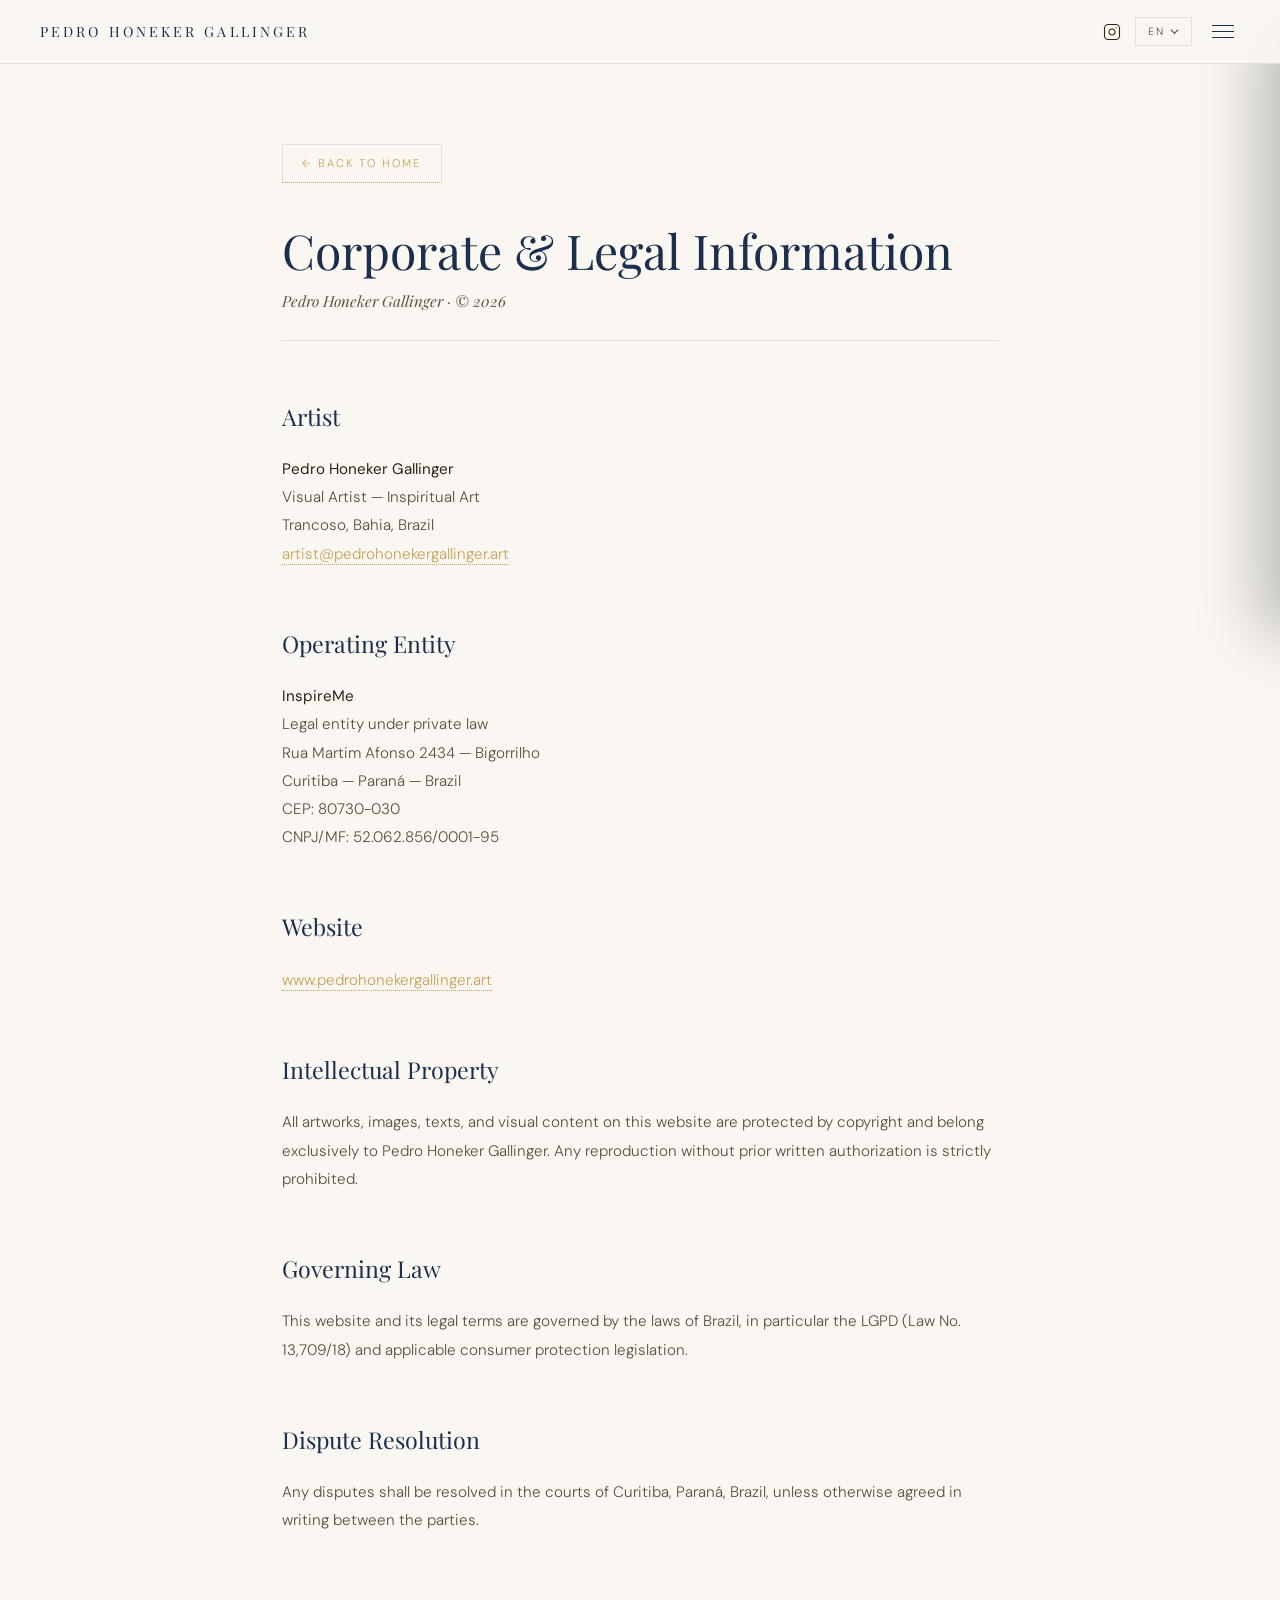
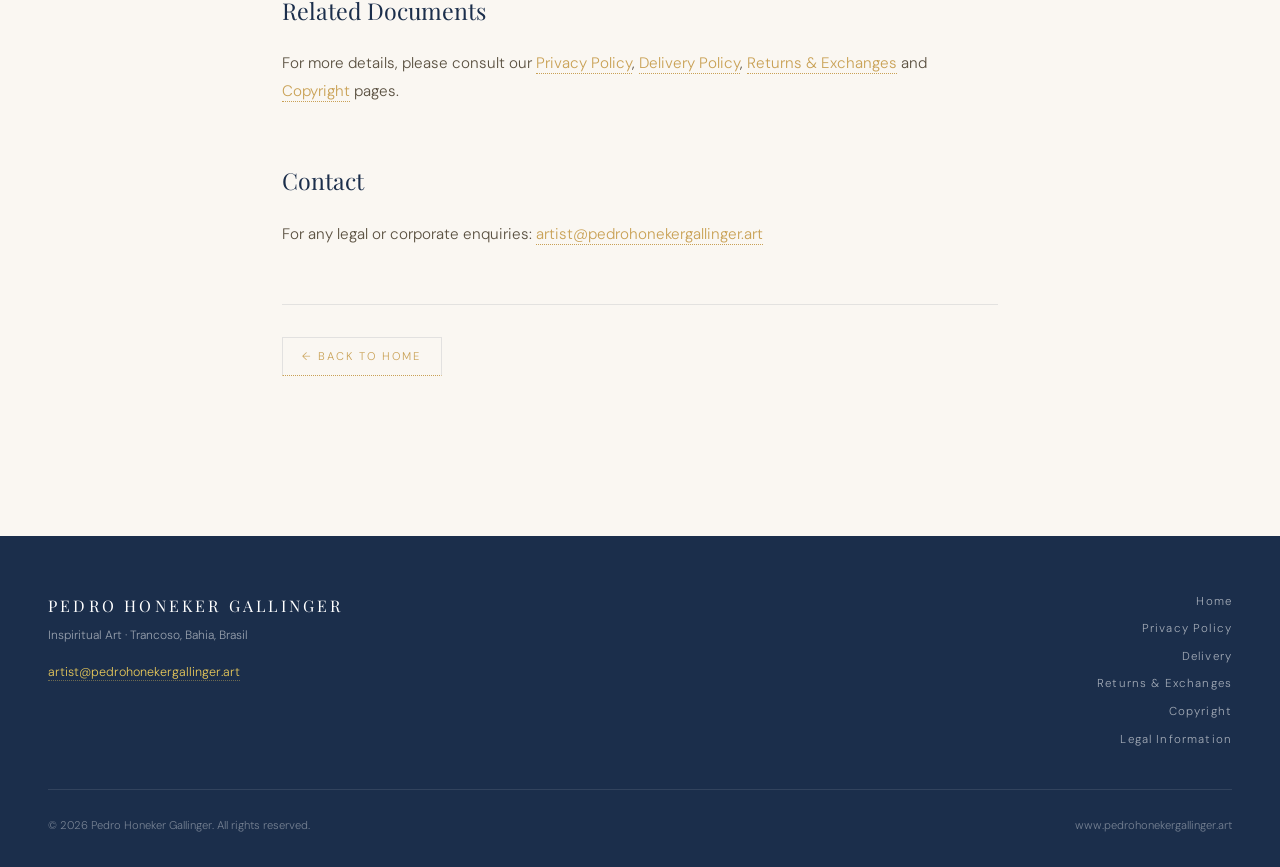
<file: legal.html>
<!DOCTYPE html>
<html lang="en">
<head>
<meta charset="UTF-8">
<meta name="viewport" content="width=device-width, initial-scale=1.0">
<title>Corporate & Legal Information — Pedro Honeker Gallinger</title>
<meta name="description" content="Corporate & Legal Information — Pedro Honeker Gallinger. Inspiritual Art. Trancoso, Bahia, Brazil.">
<!-- Google Analytics -->
<script async src="https://www.googletagmanager.com/gtag/js?id=G-E3Y2C40KEM"></script>
<script>
  window.dataLayer = window.dataLayer || [];
  function gtag(){dataLayer.push(arguments);}
  gtag('js', new Date()); gtag('config', 'G-E3Y2C40KEM');
</script>
<link href="https://fonts.googleapis.com/css2?family=Playfair+Display:ital,wght@0,400;0,500;1,400&family=DM+Sans:wght@200;300;400&display=swap" rel="stylesheet">
<link rel="stylesheet" href="legal-base.css">
</head>
<body>

<nav class="qn">
  <a href="index.html" class="qn-logo">Pedro Honeker Gallinger</a>
  <div class="qn-right">
    <a href="https://www.instagram.com/pedrohonekergallinger/" target="_blank" style="display:flex;align-items:center;color:var(--text);transition:color 0.3s;" aria-label="Instagram">
  <svg width="18" height="18" viewBox="0 0 24 24" fill="none" stroke="currentColor" stroke-width="1.5" stroke-linecap="round" stroke-linejoin="round"><rect x="2" y="2" width="20" height="20" rx="5" ry="5"></rect><path d="M16 11.37A4 4 0 1 1 12.63 8 4 4 0 0 1 16 11.37z"></path><line x1="17.5" y1="6.5" x2="17.51" y2="6.5"></line></svg>
</a>
      <div class="qn-lang-drop" id="qnLangDrop">
      <button class="qn-lang-toggle" id="qnLangToggle" aria-haspopup="true" aria-expanded="false">
        <span id="qnLangCode">EN</span>
        <svg viewBox="0 0 10 6" fill="none" stroke="currentColor" stroke-width="1.3"><path d="M1 1l4 4 4-4"/></svg>
      </button>
      <div class="qn-lang-menu" id="qnLangMenu" role="menu">
        <button class="qn-lang-opt active" data-lang="en" role="menuitem">EN <span>English</span></button>
        <button class="qn-lang-opt" data-lang="es" role="menuitem">ES <span>Español</span></button>
        <button class="qn-lang-opt" data-lang="pt" role="menuitem">PT <span>Português</span></button>
        <button class="qn-lang-opt" data-lang="ar" role="menuitem">AR <span>العربية</span></button>
        <button class="qn-lang-opt" data-lang="ja" role="menuitem">JA <span>日本語</span></button>
        <button class="qn-lang-opt" data-lang="zh" role="menuitem">ZH <span>中文</span></button>
      </div>
    </div>
    <button class="qn-burger" id="qnBurger" aria-label="Menu" aria-expanded="false">
      <span></span><span></span><span></span>
    </button>
  </div>
</nav>

<div class="qn-backdrop" id="qnBackdrop"></div>
<div class="qn-overlay" id="qnOverlay">
  <nav class="qn-menu" aria-label="Main navigation">
    <a href="index.html" data-t="nav_home">Home</a>
    <a href="index.html#works" data-t="nav_works">Available Works</a>
    <a href="index.html#murals" data-t="nav_murals">Murals</a>
    <a href="live-painting.html" data-t="nav_live">Live Art</a>
    <a href="vayu-collection.html" data-t="nav_vayu">Vayu Collection</a>
    <a href="index.html#bio" data-t="nav_bio">Biography</a>
    <a href="index.html#contacto" data-t="nav_conc">Contact</a>
  </nav>
  <div class="qn-foot">
    <a href="https://www.instagram.com/pedrohonekergallinger/" target="_blank" rel="noopener" class="qn-ig">
      <svg viewBox="0 0 24 24" fill="none" stroke="currentColor" stroke-width="1.5"><rect x="2" y="2" width="20" height="20" rx="5"/><circle cx="12" cy="12" r="4"/><circle cx="17.5" cy="6.5" r="1" fill="currentColor" stroke="none"/></svg>
      @pedrohonekergallinger
    </a>
  </div>
</div>

<div class="legal-wrap">
  <div class="legal-back-top"><a href="index.html" class="btn-back" data-t="btn_back">← Back to Home</a></div>
  <h1 class="legal-title" data-t="page_title">Corporate &amp; Legal Information</h1>
  <p class="legal-updated" data-t="legal_updated"></p>
  <h2 data-t="h2_1">Artist</h2><p data-t="p1"></p>
  <h2 data-t="h2_2">Operating Entity</h2><p data-t="p2"></p>
  <h2 data-t="h2_3">Website</h2><p data-t="p3"></p>
  <h2 data-t="h2_4">Intellectual Property</h2><p data-t="p4"></p>
  <h2 data-t="h2_5">Governing Law</h2><p data-t="p5"></p>
  <h2 data-t="h2_6">Dispute Resolution</h2><p data-t="p6"></p>
  <h2 data-t="h2_7">Related Documents</h2><p data-t="p7"></p>
  <h2 data-t="h2_8">Contact</h2><p data-t="p8"></p>
  <div style="margin-top:3.5rem;padding-top:2rem;border-top:0.5px solid var(--border)">
    <a href="index.html" class="btn-back" data-t="btn_back">← Back to Home</a>
  </div>
</div>

<footer class="legal-footer">
  <div class="legal-footer-inner">
    <div>
      <div class="legal-footer-logo">Pedro Honeker Gallinger</div>
      <div class="legal-footer-tag">Inspiritual Art &middot; Trancoso, Bahia, Brasil</div>
      <div class="legal-footer-contact">
        <a href="mailto:artist@pedrohonekergallinger.art">artist@pedrohonekergallinger.art</a>
      </div>
    </div>
    <div class="legal-footer-links">
      <a href="index.html">Home</a>
      <a href="privacy.html">Privacy Policy</a>
      <a href="delivery.html">Delivery</a>
      <a href="returns.html">Returns &amp; Exchanges</a>
      <a href="copyright.html">Copyright</a>
      <a href="legal.html">Legal Information</a>
    </div>
  </div>
  <div class="legal-footer-bottom">
    <span>&copy; 2026 Pedro Honeker Gallinger. All rights reserved.</span>
    <span>www.pedrohonekergallinger.art</span>
  </div>
</footer>

<script>
let lang='en';

const T={
  en:{
  nav_home:'Home',
  nav_works:'Available Works',
  nav_murals:'Murals',
  nav_live:'Live Art',
  nav_vayu:'Vayu Collection',
  nav_bio:'Biography',
  nav_conc:'Contact',
  btn_back:'← Back to Home',
  page_title:'Corporate &amp; Legal Information',
  legal_updated:'Pedro Honeker Gallinger · © 2026',
  h2_1:'Artist',
  p1:'<strong>Pedro Honeker Gallinger</strong><br>Visual Artist — Inspiritual Art<br>Trancoso, Bahia, Brazil<br><a href="mailto:artist@pedrohonekergallinger.art">artist@pedrohonekergallinger.art</a>',
  h2_2:'Operating Entity',
  p2:'<strong>InspireMe</strong><br>Legal entity under private law<br>Rua Martim Afonso 2434 — Bigorrilho<br>Curitiba — Paraná — Brazil<br>CEP: 80730-030<br>CNPJ/MF: 52.062.856/0001-95',
  h2_3:'Website',
  p3:'<a href="https://www.pedrohonekergallinger.art">www.pedrohonekergallinger.art</a>',
  h2_4:'Intellectual Property',
  p4:'All artworks, images, texts, and visual content on this website are protected by copyright and belong exclusively to Pedro Honeker Gallinger. Any reproduction without prior written authorization is strictly prohibited.',
  h2_5:'Governing Law',
  p5:'This website and its legal terms are governed by the laws of Brazil, in particular the LGPD (Law No. 13,709/18) and applicable consumer protection legislation.',
  h2_6:'Dispute Resolution',
  p6:'Any disputes shall be resolved in the courts of Curitiba, Paraná, Brazil, unless otherwise agreed in writing between the parties.',
  h2_7:'Related Documents',
  p7:'For more details, please consult our <a href="privacy.html">Privacy Policy</a>, <a href="delivery.html">Delivery Policy</a>, <a href="returns.html">Returns &amp; Exchanges</a> and <a href="copyright.html">Copyright</a> pages.',
  h2_8:'Contact',
  p8:'For any legal or corporate enquiries: <a href="mailto:artist@pedrohonekergallinger.art">artist@pedrohonekergallinger.art</a>'
  },
  es:{
  nav_home:'Inicio',
  nav_works:'Obras Disponibles',
  nav_murals:'Murales',
  nav_live:'Arte en Vivo',
  nav_vayu:'Colección Vayu',
  nav_bio:'Biografía',
  nav_conc:'Contacto',
  btn_back:'← Volver al Inicio',
  page_title:'Información Corporativa y Legal',
  legal_updated:'Pedro Honeker Gallinger · © 2026',
  h2_1:'Artista',
  p1:'<strong>Pedro Honeker Gallinger</strong><br>Artista Visual — Inspiritual Art<br>Trancoso, Bahia, Brasil<br><a href="mailto:artist@pedrohonekergallinger.art">artist@pedrohonekergallinger.art</a>',
  h2_2:'Entidad Operadora',
  p2:'<strong>InspireMe</strong><br>Entidad jurídica de derecho privado<br>Rua Martim Afonso 2434 — Bigorrilho<br>Curitiba — Paraná — Brasil<br>CEP: 80730-030<br>CNPJ/MF: 52.062.856/0001-95',
  h2_3:'Sitio Web',
  p3:'<a href="https://www.pedrohonekergallinger.art">www.pedrohonekergallinger.art</a>',
  h2_4:'Propiedad Intelectual',
  p4:'Todas las obras, imágenes y textos están protegidos por derechos de autor y pertenecen exclusivamente a Pedro Honeker Gallinger. Cualquier reproducción sin autorización está prohibida.',
  h2_5:'Ley Aplicable',
  p5:'Este sitio se rige por las leyes de Brasil, en particular la LGPD y la legislación de protección al consumidor.',
  h2_6:'Resolución de Disputas',
  p6:'Cualquier disputa se resolverá en los tribunales de Curitiba, Paraná, Brasil.',
  h2_7:'Documentos Relacionados',
  p7:'Consulte nuestra <a href="privacy.html">Política de Privacidad</a>, <a href="delivery.html">Política de Envío</a>, <a href="returns.html">Devoluciones</a> y <a href="copyright.html">Derechos de Autor</a>.',
  h2_8:'Contacto',
  p8:'Para consultas legales: <a href="mailto:artist@pedrohonekergallinger.art">artist@pedrohonekergallinger.art</a>'
  },
  pt:{
  nav_home:'Início',
  nav_works:'Obras Disponíveis',
  nav_murals:'Murais',
  nav_live:'Arte ao Vivo',
  nav_vayu:'Coleção Vayu',
  nav_bio:'Biografia',
  nav_conc:'Contacto',
  btn_back:'← Voltar ao Início',
  page_title:'Informações Corporativas e Legais',
  legal_updated:'Pedro Honeker Gallinger · © 2026',
  h2_1:'Artista',
  p1:'<strong>Pedro Honeker Gallinger</strong><br>Artista Visual — Inspiritual Art<br>Trancoso, Bahia, Brasil<br><a href="mailto:artist@pedrohonekergallinger.art">artist@pedrohonekergallinger.art</a>',
  h2_2:'Entidade Operadora',
  p2:'<strong>InspireMe</strong><br>Pessoa jurídica de direito privado<br>Rua Martim Afonso 2434 — Bigorrilho<br>Curitiba — Paraná — Brasil<br>CEP: 80730-030<br>CNPJ/MF: 52.062.856/0001-95',
  h2_3:'Site',
  p3:'<a href="https://www.pedrohonekergallinger.art">www.pedrohonekergallinger.art</a>',
  h2_4:'Propriedade Intelectual',
  p4:'Todas as obras, imagens e textos estão protegidos por direitos autorais e pertencem exclusivamente a Pedro Honeker Gallinger. Qualquer reprodução sem autorização é proibida.',
  h2_5:'Lei Aplicável',
  p5:'Este site é regido pelas leis do Brasil, em especial a LGPD e a legislação de defesa do consumidor.',
  h2_6:'Resolução de Disputas',
  p6:'Quaisquer disputas serão resolvidas nos tribunais de Curitiba, Paraná, Brasil.',
  h2_7:'Documentos Relacionados',
  p7:'Consulte nossa <a href="privacy.html">Política de Privacidade</a>, <a href="delivery.html">Política de Entrega</a>, <a href="returns.html">Devoluções</a> e <a href="copyright.html">Direitos Autorais</a>.',
  h2_8:'Contato',
  p8:'Para consultas legais: <a href="mailto:artist@pedrohonekergallinger.art">artist@pedrohonekergallinger.art</a>'
  },
  ar:{
  nav_home:'الرئيسية',
  nav_works:'الأعمال المتاحة',
  nav_murals:'الجداريات',
  nav_live:'الفن الحي',
  nav_vayu:'مجموعة فايو',
  nav_bio:'السيرة',
  nav_conc:'تواصل',
  btn_back:'← العودة إلى الرئيسية',
  page_title:'المعلومات المؤسسية والقانونية',
  legal_updated:'بيدرو هونيكر غالينغر · © 2026',
  h2_1:'الفنان',
  p1:'<strong>بيدرو هونيكر غالينغر</strong><br>فنان بصري — Inspiritual Art<br>تراكوسو، باهيا، البرازيل<br><a href="mailto:artist@pedrohonekergallinger.art">artist@pedrohonekergallinger.art</a>',
  h2_2:'الكيان التشغيلي',
  p2:'<strong>InspireMe</strong><br>شخص اعتباري خاضع للقانون الخاص<br>كوريتيبا — بارانا — البرازيل<br>CNPJ/MF: 52.062.856/0001-95',
  h2_3:'الموقع الإلكتروني',
  p3:'<a href="https://www.pedrohonekergallinger.art">www.pedrohonekergallinger.art</a>',
  h2_4:'الملكية الفكرية',
  p4:'جميع الأعمال والصور والنصوص محمية بحقوق النشر وتعود حصرياً لبيدرو هونيكر غالينغر. يُحظر أي نسخ دون إذن مسبق.',
  h2_5:'القانون المطبق',
  p5:'يخضع هذا الموقع لقوانين البرازيل، ولا سيما LGPD وتشريعات حماية المستهلك.',
  h2_6:'حل النزاعات',
  p6:'تُحل النزاعات في محاكم كوريتيبا، بارانا، البرازيل.',
  h2_7:'وثائق ذات صلة',
  p7:'راجع <a href="privacy.html">سياسة الخصوصية</a>، <a href="delivery.html">سياسة التسليم</a>، <a href="returns.html">الإرجاع</a> و<a href="copyright.html">حقوق النشر</a>.',
  h2_8:'التواصل',
  p8:'للاستفسارات القانونية: <a href="mailto:artist@pedrohonekergallinger.art">artist@pedrohonekergallinger.art</a>'
  },
  ja:{
  nav_home:'ホーム',
  nav_works:'利用可能な作品',
  nav_murals:'壁画',
  nav_live:'ライブアート',
  nav_vayu:'バイユコレクション',
  nav_bio:'略歴',
  nav_conc:'お問い合わせ',
  btn_back:'← ホームに戻る',
  page_title:'企業・法的情報',
  legal_updated:'ペドロ・ホネカー・ガリンジェル · © 2026',
  h2_1:'アーティスト',
  p1:'<strong>ペドロ・ホネカー・ガリンジェル</strong><br>ビジュアルアーティスト — Inspiritual Art<br>トランコーゾ、バイーア州、ブラジル<br><a href="mailto:artist@pedrohonekergallinger.art">artist@pedrohonekergallinger.art</a>',
  h2_2:'運営主体',
  p2:'<strong>InspireMe</strong><br>私法上の法人<br>クリチバ、パラナ州、ブラジル<br>CNPJ/MF: 52.062.856/0001-95',
  h2_3:'ウェブサイト',
  p3:'<a href="https://www.pedrohonekergallinger.art">www.pedrohonekergallinger.art</a>',
  h2_4:'知的財産権',
  p4:'全ての作品、画像、テキストは著作権で保護されています。事前の許可なく複製することは禁止されています。',
  h2_5:'準拠法',
  p5:'このウェブサイトはブラジルの法律（LGPD）に従います。',
  h2_6:'紛争解決',
  p6:'紛争はクリチバ、パラナ州の裁判所で解決されます。',
  h2_7:'関連文書',
  p7:'<a href="privacy.html">プライバシーポリシー</a>、<a href="delivery.html">配送ポリシー</a>、<a href="returns.html">返品</a>、<a href="copyright.html">著作権</a>をご覧ください。',
  h2_8:'お問い合わせ',
  p8:'法的お問い合わせ：<a href="mailto:artist@pedrohonekergallinger.art">artist@pedrohonekergallinger.art</a>'
  },
  zh:{
  nav_home:'首页',
  nav_works:'可用作品',
  nav_murals:'壁画',
  nav_live:'现场艺术',
  nav_vayu:'Vayu系列',
  nav_bio:'简介',
  nav_conc:'联系',
  btn_back:'← 返回首页',
  page_title:'企业及法律信息',
  legal_updated:'佩德罗·洪内克尔·加林格尔 · © 2026',
  h2_1:'艺术家',
  p1:'<strong>佩德罗·洪内克尔·加林格尔</strong><br>视觉艺术家 — Inspiritual Art<br>巴西巴伊亚州特兰科索<br><a href="mailto:artist@pedrohonekergallinger.art">artist@pedrohonekergallinger.art</a>',
  h2_2:'运营实体',
  p2:'<strong>InspireMe</strong><br>私法下的法人实体<br>库里提巴，巴拉那州，巴西<br>CNPJ/MF: 52.062.856/0001-95',
  h2_3:'网站',
  p3:'<a href="https://www.pedrohonekergallinger.art">www.pedrohonekergallinger.art</a>',
  h2_4:'知识产权',
  p4:'本网站所有作品受版权保护，专属于艺术家。未经授权的复制严禁。',
  h2_5:'适用法律',
  p5:'本网站受巴西法律（LGPD）管辖。',
  h2_6:'争议解决',
  p6:'争议在库里提巴法院解决。',
  h2_7:'相关文件',
  p7:'请参阅<a href="privacy.html">隐私政策</a>、<a href="delivery.html">配送政策</a>、<a href="returns.html">退换货</a>和<a href="copyright.html">版权声明</a>。',
  h2_8:'联系方式',
  p8:'法律咨询：<a href="mailto:artist@pedrohonekergallinger.art">artist@pedrohonekergallinger.art</a>'
  },
};

function applyLang(l){
  if(!T[l]) l='en';
  lang=l;
  const t=T[l];
  document.querySelectorAll('[data-t]').forEach(el=>{
    const k=el.getAttribute('data-t');
    if(t[k]!==undefined) el.innerHTML=t[k];
  });
  const qnCode=document.getElementById('qnLangCode');
  if(qnCode)qnCode.textContent=l.toUpperCase();
  document.querySelectorAll('.qn-lang-opt').forEach(b=>b.classList.toggle('active',b.dataset.lang===l));
  document.documentElement.dir=l==='ar'?'rtl':'ltr';
  document.documentElement.lang=l;
  const d=document.getElementById('qnLangDrop');
  if(d) d.classList.remove('open');
}

// ============ QUIET LUXURY NAV ============
(function(){
  const burger = document.getElementById('qnBurger');
  const backdrop = document.getElementById('qnBackdrop');
  const body = document.body;
  function openMenu(){body.classList.add('menu-open');burger.setAttribute('aria-expanded','true');}
  function closeMenu(){body.classList.remove('menu-open');burger.setAttribute('aria-expanded','false');}
  function toggleMenu(){body.classList.contains('menu-open')?closeMenu():openMenu();}
  burger.addEventListener('click',toggleMenu);
  document.querySelectorAll('.qn-menu a').forEach(a=>a.addEventListener('click',closeMenu));
  document.addEventListener('keydown',e=>{if(e.key==='Escape'&&body.classList.contains('menu-open'))closeMenu();});
  backdrop.addEventListener('click',closeMenu);
  // Close on scroll
  let _sy=window.scrollY;
  window.addEventListener('scroll',()=>{const _y=window.scrollY;if(Math.abs(_y-_sy)>60&&body.classList.contains('menu-open'))closeMenu();_sy=_y;},{passive:true});
})();

// ============ LANGUAGE DROPDOWN + PERSISTENCE ============
(function(){
  const LANG_KEY = 'phg_lang';
  const langDrop = document.getElementById('qnLangDrop');
  const langToggle = document.getElementById('qnLangToggle');
  const langCode = document.getElementById('qnLangCode');

  function detectLang(){
    try{const stored=localStorage.getItem(LANG_KEY);if(stored&&['en','es','pt','ar','ja','zh'].includes(stored))return stored;}catch(e){}
    const tz=(Intl.DateTimeFormat().resolvedOptions().timeZone||'').toLowerCase();
    const nv=(navigator.language||'').toLowerCase();
    if(/brazil|sao_paulo|brasilia|belem|manaus|fortaleza|recife|bahia|maceio/.test(tz))return'pt';
    if(nv.startsWith('pt'))return'pt';
    if(/argentina|chile|colombia|mexico|peru|uruguay|venezuela|bolivia|ecuador|paraguay|cuba|panama|costa_rica|guatemala|honduras|nicaragua|salvador|santo_domingo|asuncion|montevideo|caracas|bogota|lima|santiago|madrid|tegucigalpa|managua/.test(tz))return'es';
    if(nv.startsWith('es'))return'es';
    if(/asia\/dubai|asia\/riyadh|asia\/qatar|asia\/bahrain|asia\/kuwait|asia\/muscat|asia\/baghdad|africa\/cairo|asia\/amman|asia\/beirut|asia\/damascus/.test(tz))return'ar';
    if(nv.startsWith('ar'))return'ar';
    if(/asia\/tokyo/.test(tz))return'ja';
    if(nv.startsWith('ja'))return'ja';
    if(/asia\/shanghai|asia\/hong_kong|asia\/taipei|asia\/chongqing|asia\/macau/.test(tz))return'zh';
    if(nv.startsWith('zh'))return'zh';
    return'en';
  }

  langToggle.addEventListener('click',e=>{
    e.stopPropagation();
    langDrop.classList.toggle('open');
    langToggle.setAttribute('aria-expanded',langDrop.classList.contains('open'));
  });

  document.querySelectorAll('.qn-lang-opt').forEach(b=>{
    b.addEventListener('click',()=>{
      applyLang(b.dataset.lang);
      langDrop.classList.remove('open');
      langToggle.setAttribute('aria-expanded','false');
      try{localStorage.setItem(LANG_KEY,b.dataset.lang);}catch(e){}
    });
  });

  document.addEventListener('click',e=>{
    if(!langDrop.contains(e.target)){
      langDrop.classList.remove('open');
      langToggle.setAttribute('aria-expanded','false');
    }
  });

  // Init on load
  const _l=detectLang();
  lang=_l;
  applyLang(_l);
  langCode.textContent=_l.toUpperCase();
  document.querySelectorAll('.qn-lang-opt').forEach(b=>b.classList.toggle('active',b.dataset.lang===_l));
})()
</script>

</body>
</html>
</file>
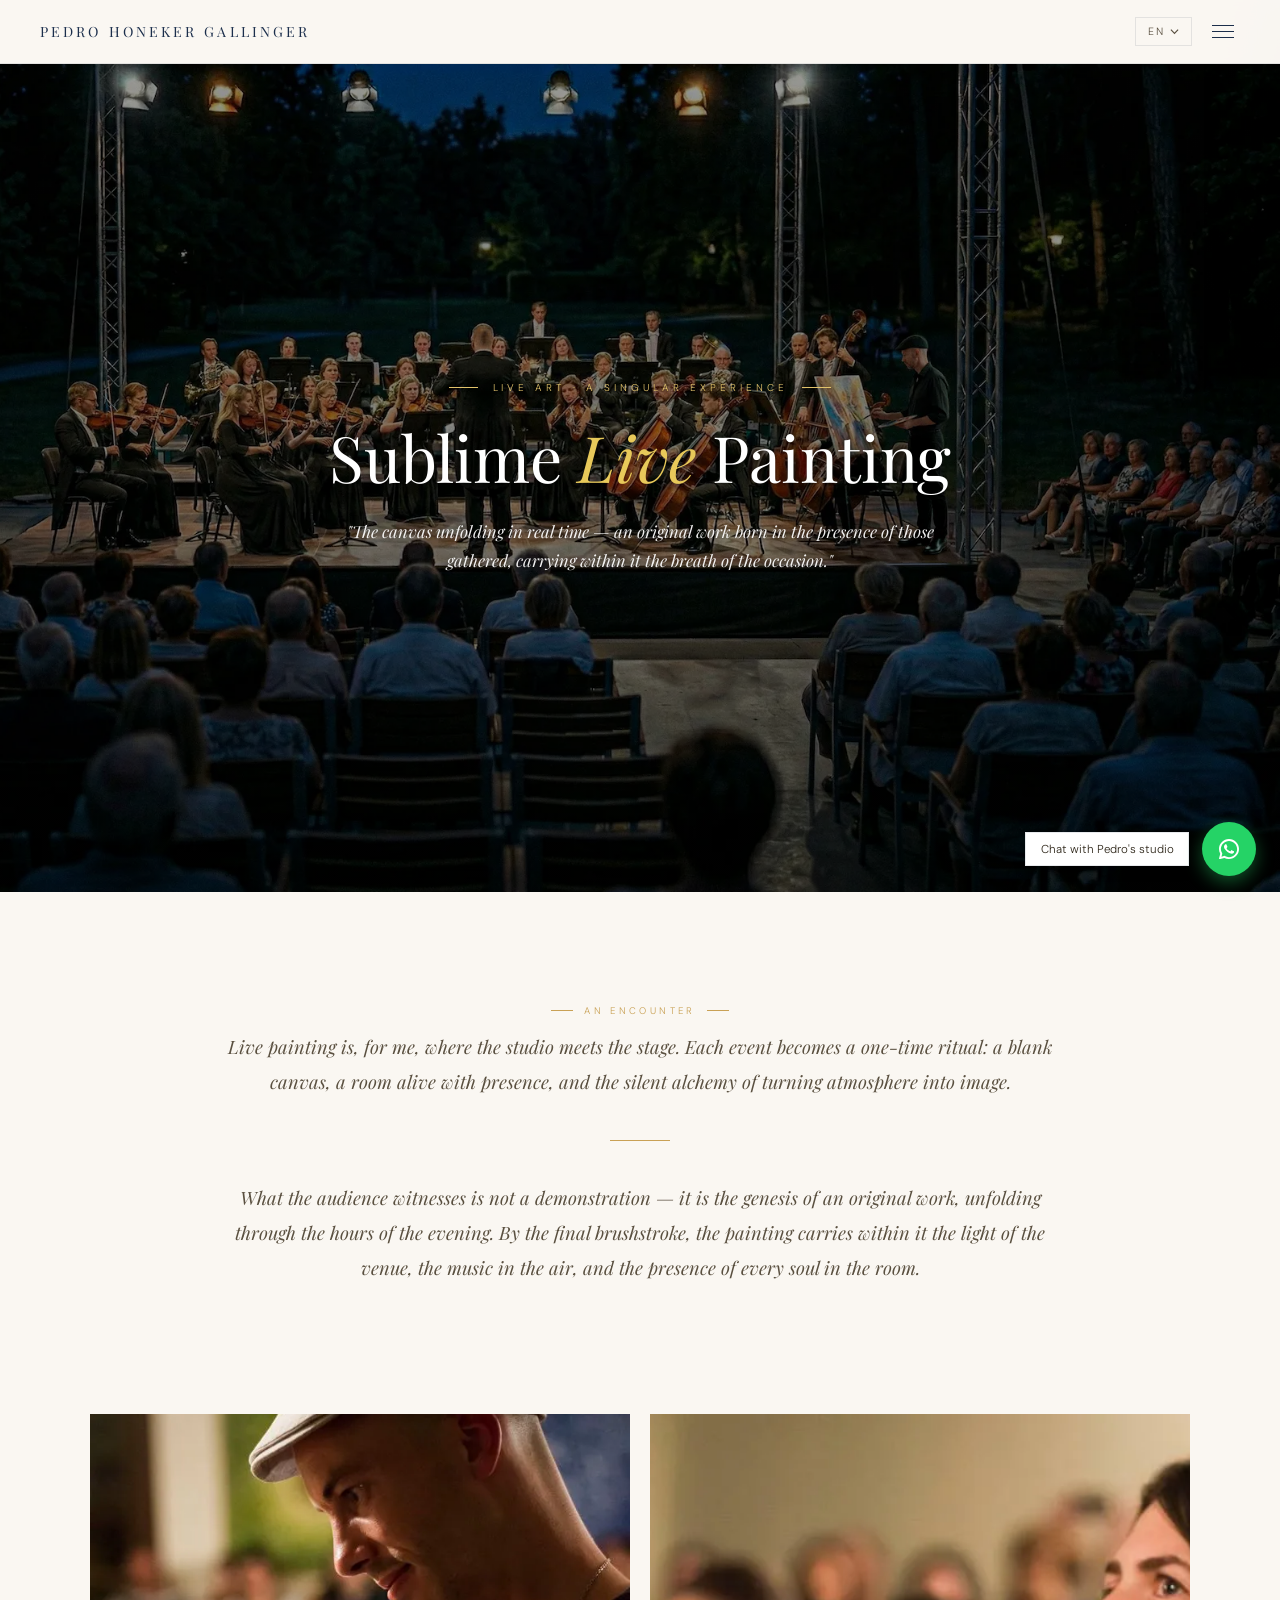
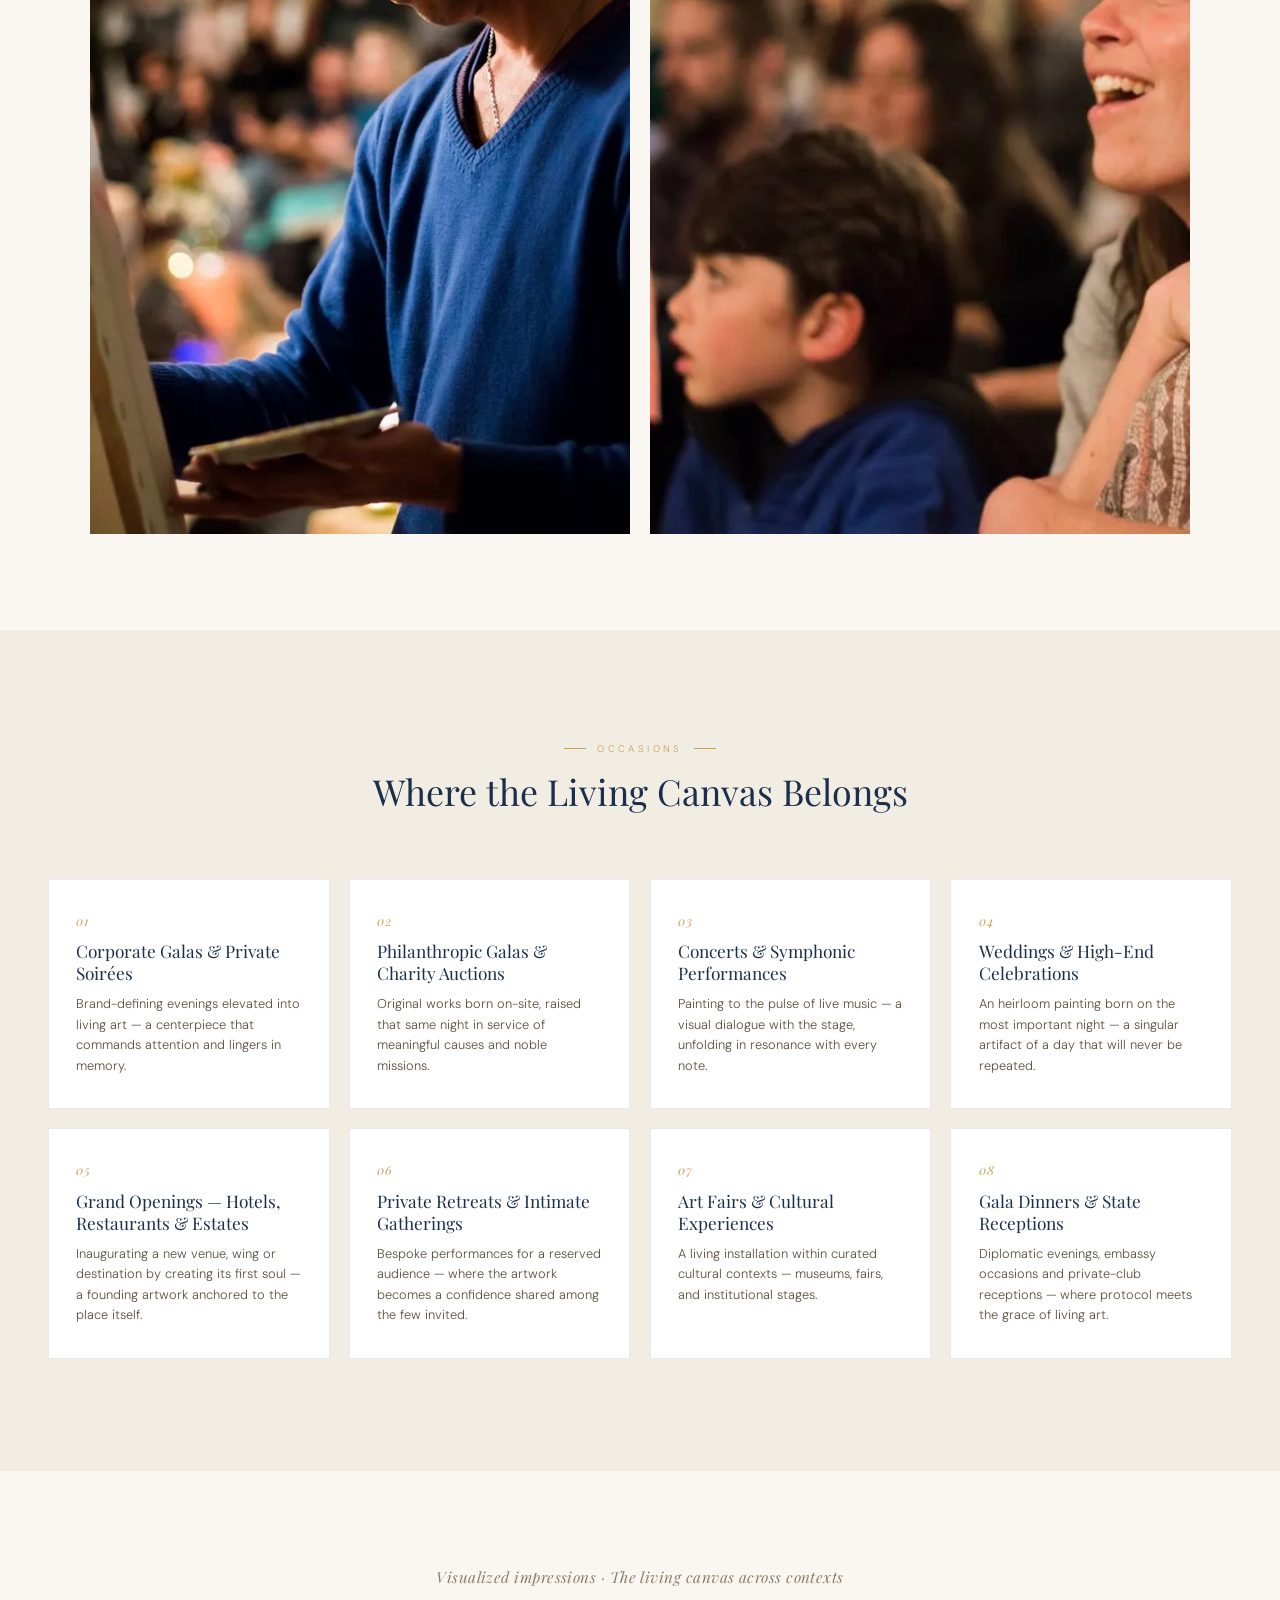
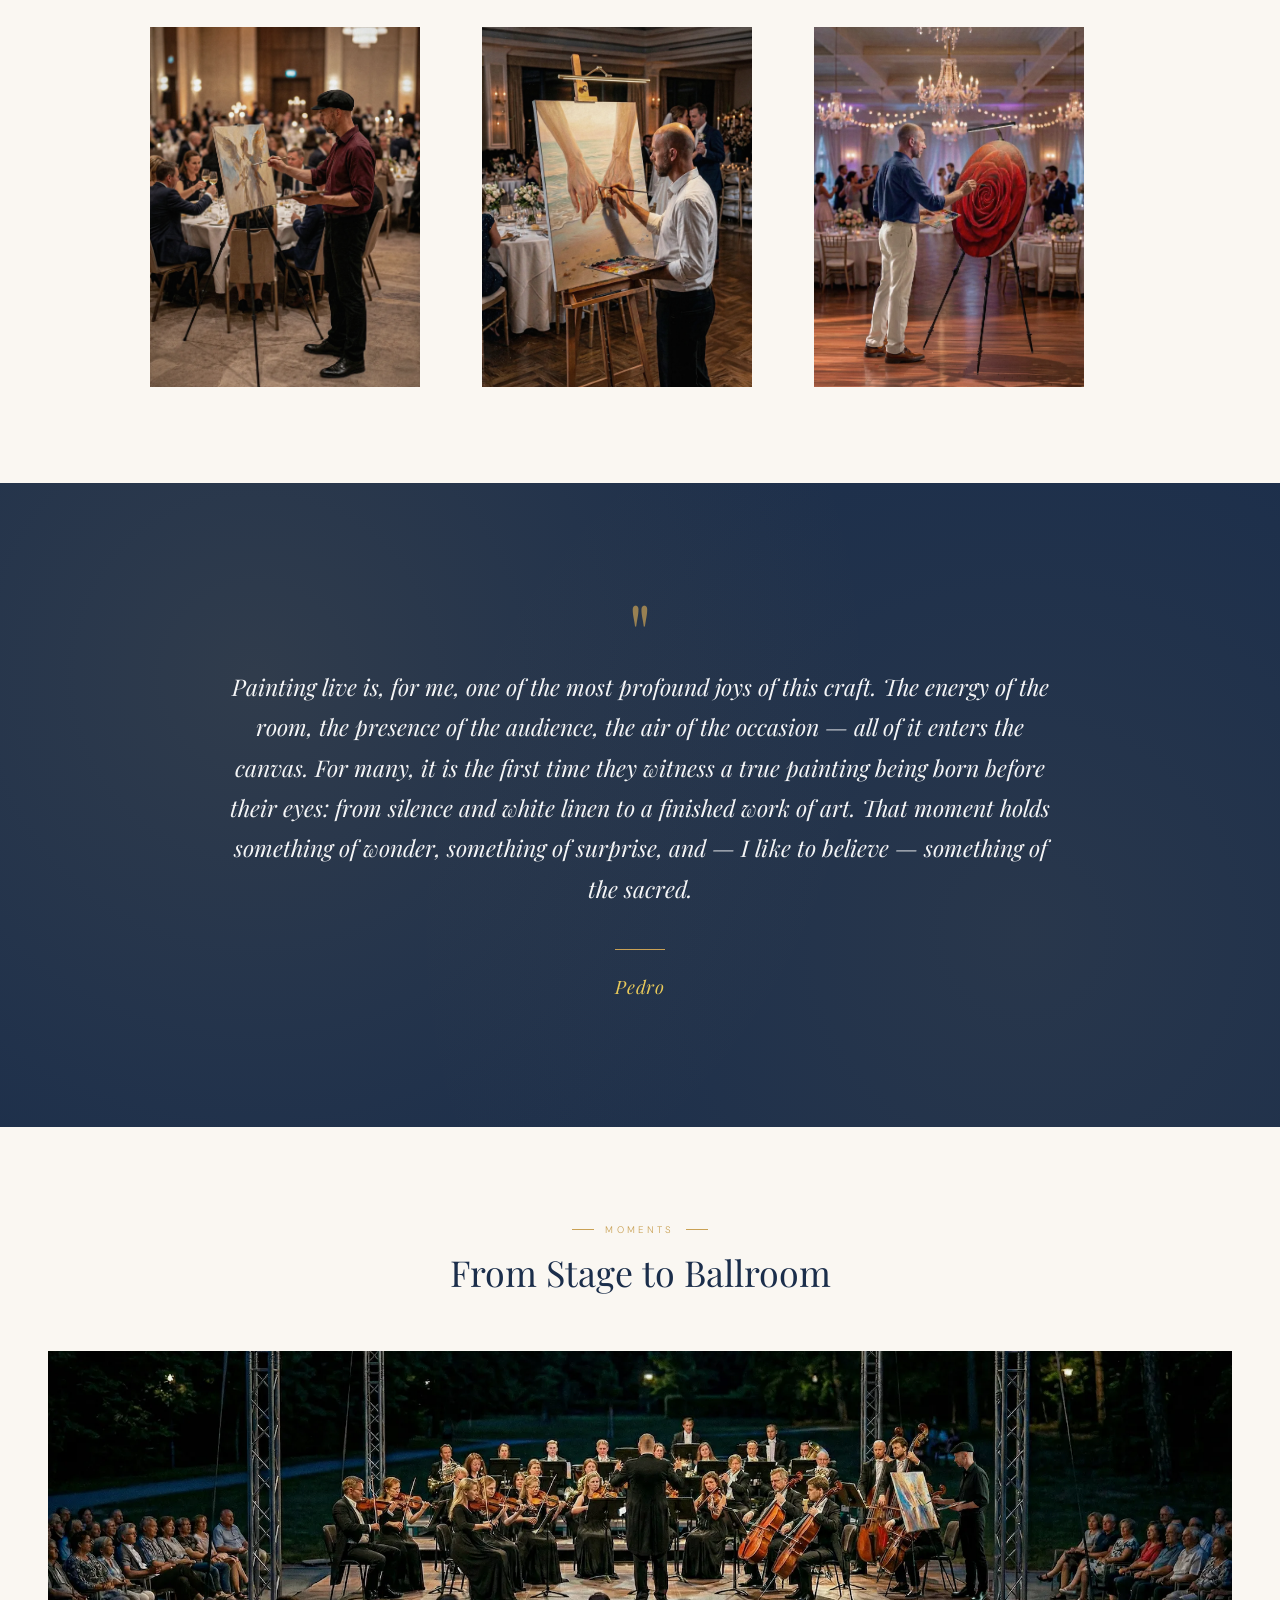
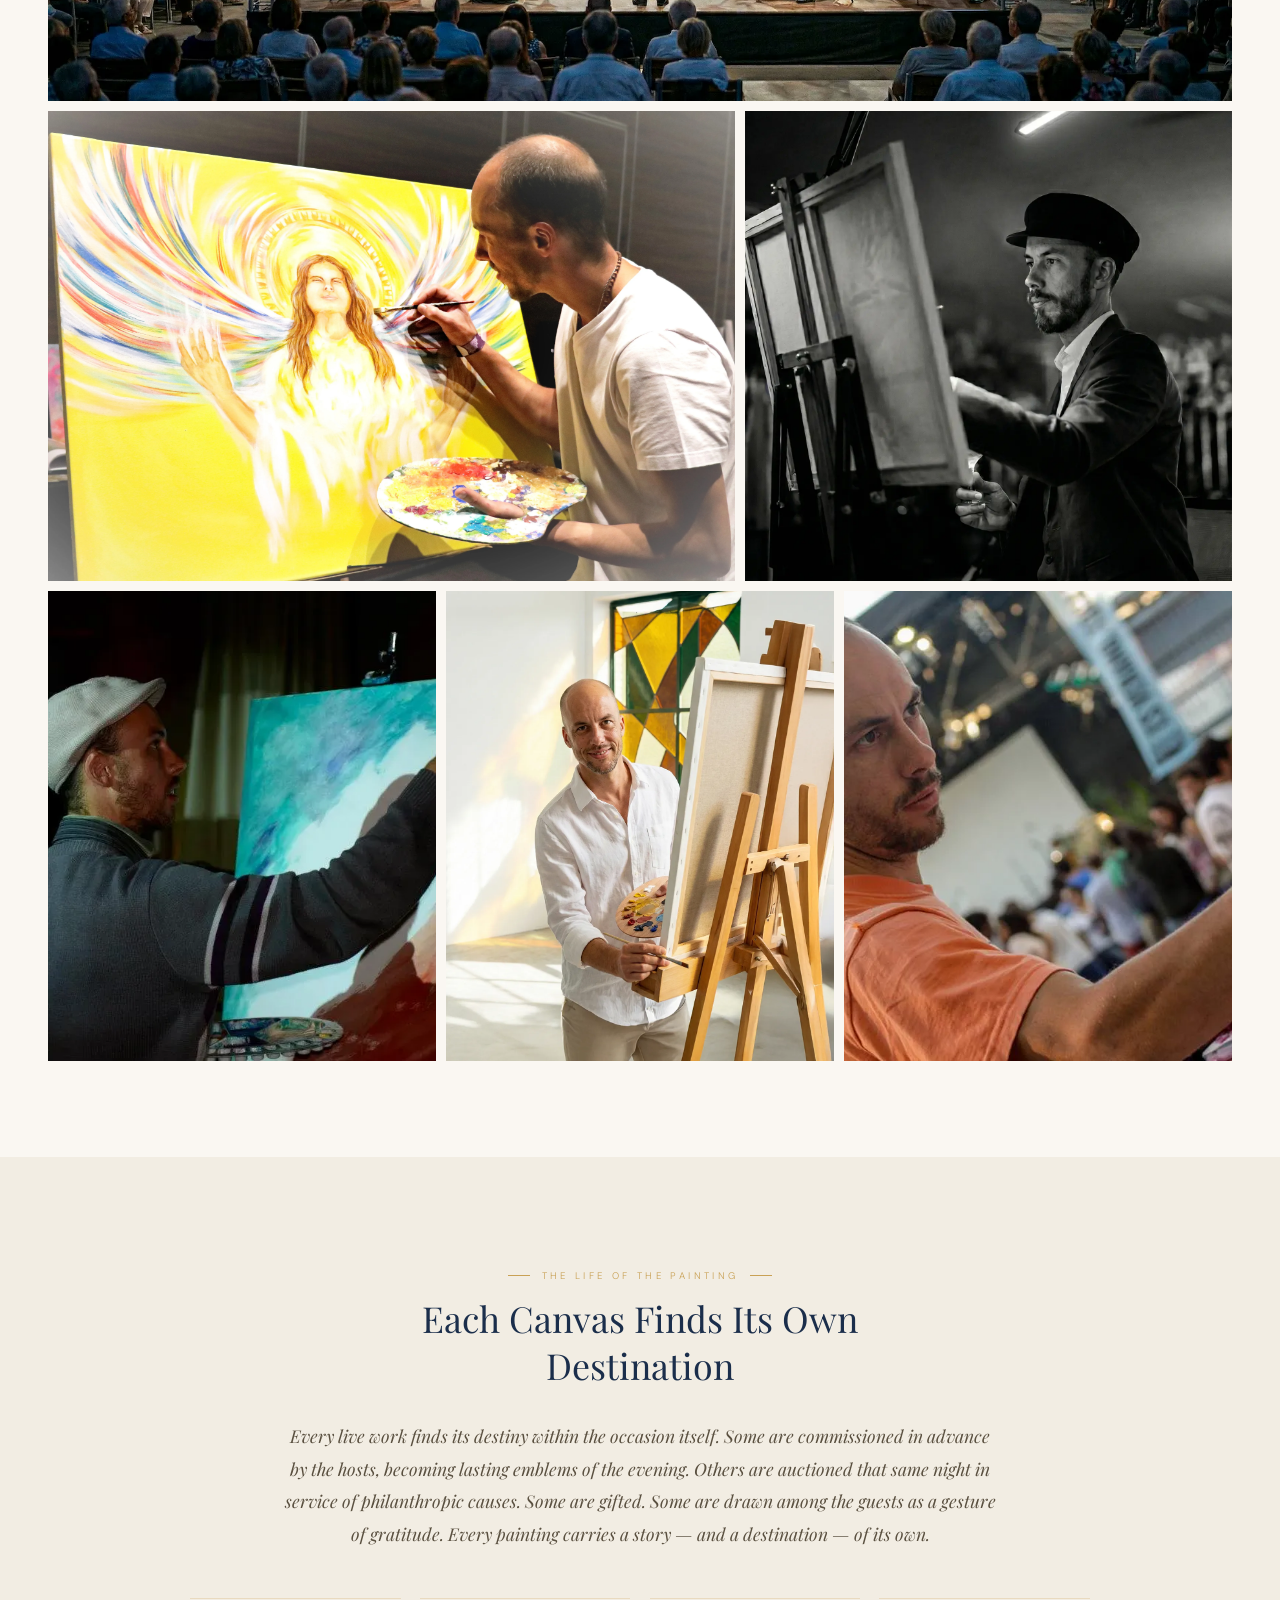
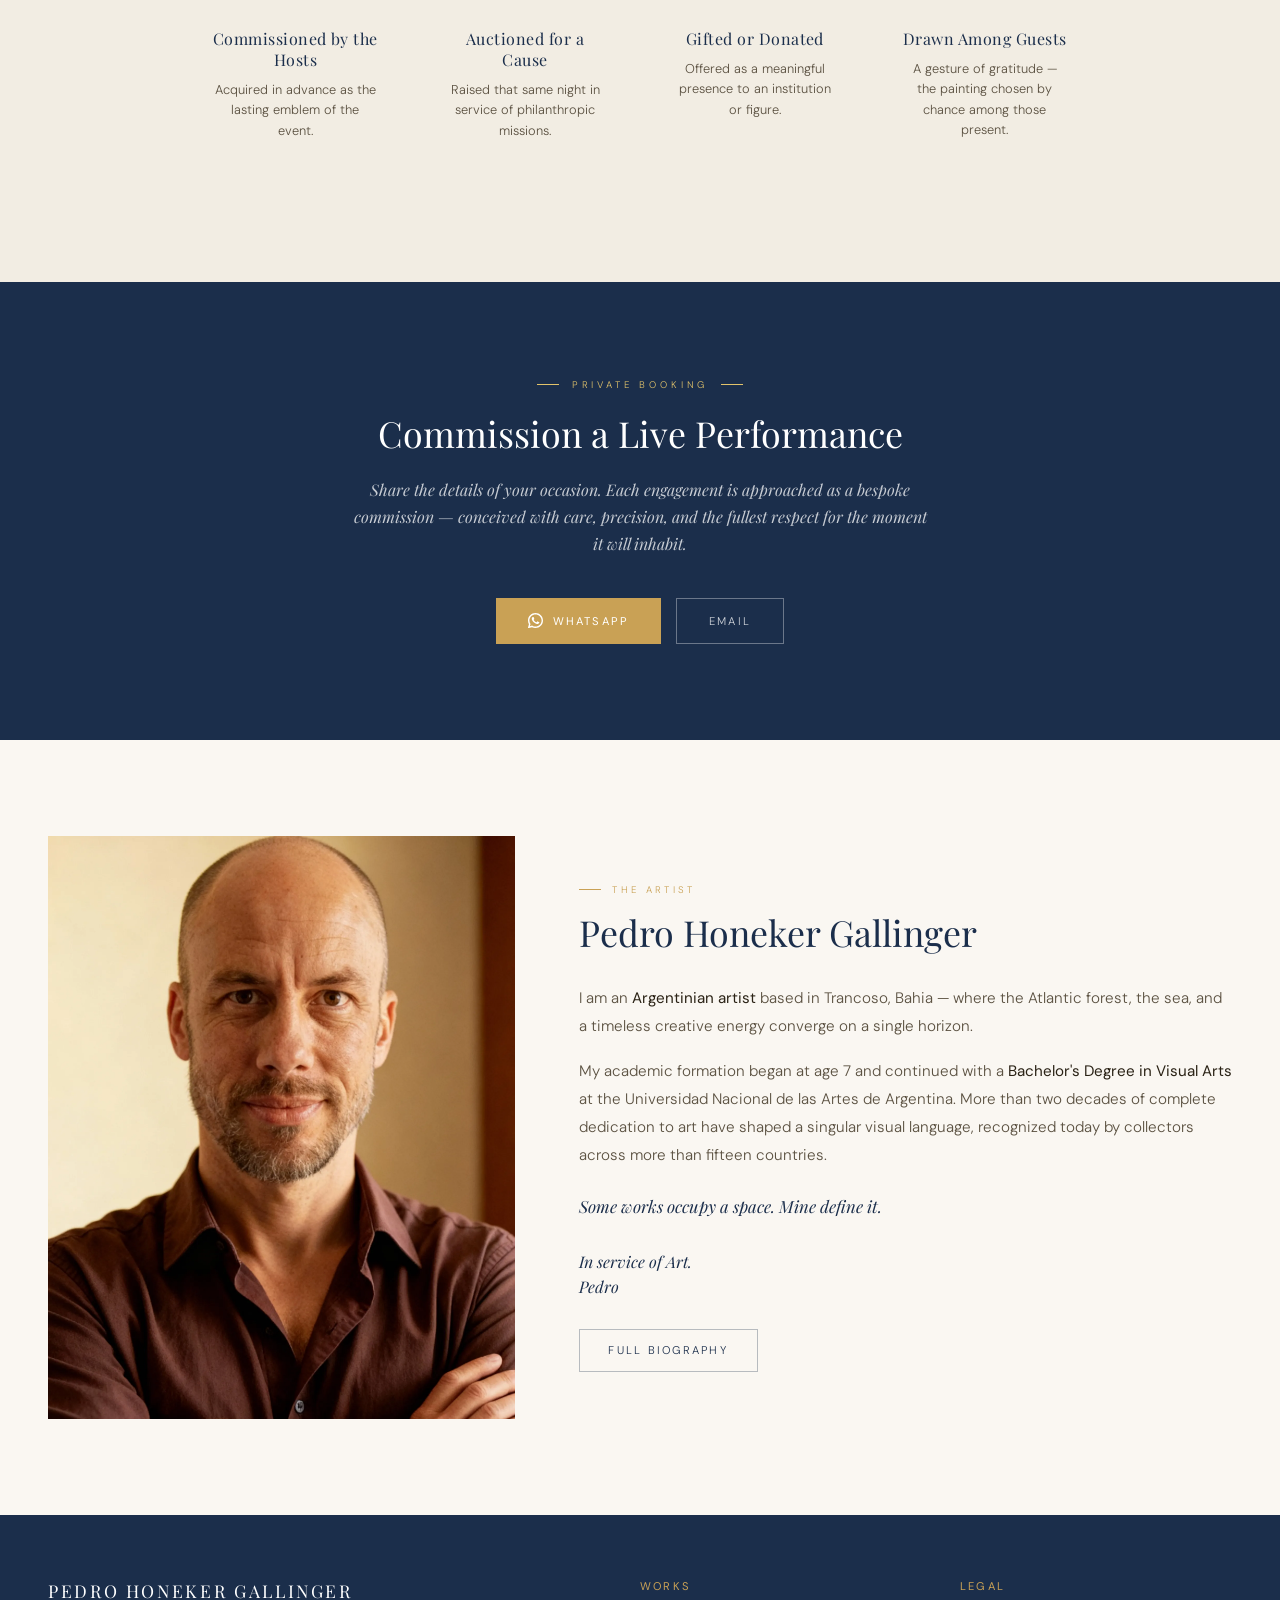
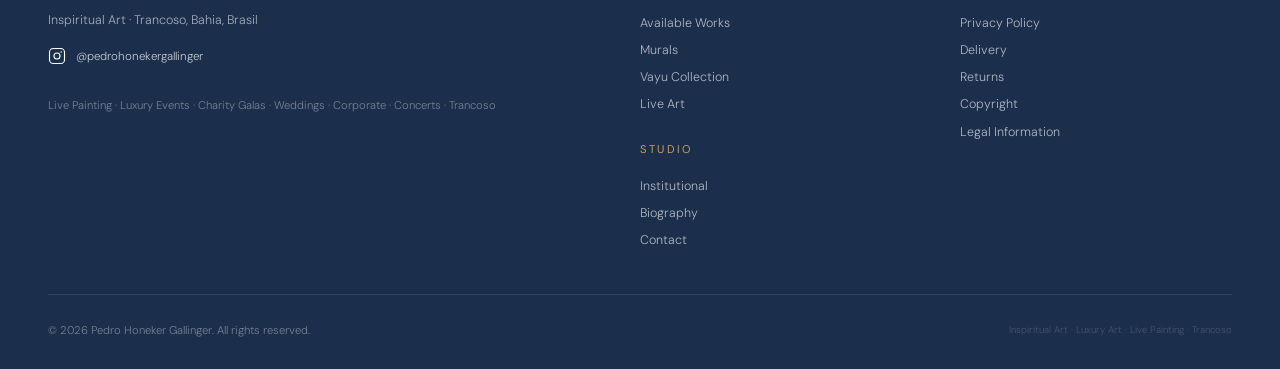
<file: live-painting.html>
<!DOCTYPE html>
<html lang="en">
<head>
<meta charset="UTF-8">
<meta name="viewport" content="width=device-width, initial-scale=1.0">
<title>Pedro Honeker Gallinger — Sublime Live Painting</title>
<meta name="description" content="Sublime Live Painting by Pedro Honeker Gallinger. Bespoke live art performances for philanthropic galas, corporate soirées, concerts, weddings and grand openings. Based in Trancoso, Bahia, Brazil.">
<meta name="keywords" content="live painting, live art, performance painting, luxury events, Pedro Honeker Gallinger, charity galas, corporate events, weddings, concerts, Trancoso, Brazil">
<!-- Open Graph / Link Preview -->
<meta property="og:title" content="Pedro Honeker Gallinger — Sublime Live Painting" />
<meta property="og:description" content="Pintura ao vivo que encanta convidados e eleva o prestígio de galas, casamentos e eventos de alto padrão." />
<meta property="og:image" content="https://www.pedrohonekergallinger.art/og-live-painting.jpg" />
<meta property="og:url" content="https://www.pedrohonekergallinger.art/live-painting.html" />
<meta property="og:type" content="website" />
<link href="https://fonts.googleapis.com/css2?family=Playfair+Display:ital,wght@0,400;0,500;1,400&family=DM+Sans:wght@200;300;400&display=swap" rel="stylesheet">
<style>
*,*::before,*::after{box-sizing:border-box;margin:0;padding:0}
:root{
  --cream:#FAF7F2;--cream2:#F2EDE3;--blue:#1B2E4B;--blue2:#243858;
  --gold:#C9A155;--gold2:#B88C3F;--text:#2A2215;--text-mid:#5A5040;
  --text-light:#8A7D6A;--border:rgba(27,46,75,0.1);--border-gold:rgba(201,161,85,0.25);--wa:#25D366;
}
body{font-family:'DM Sans',sans-serif;background:var(--cream);color:var(--text);font-weight:300;overflow-x:hidden}

/* IMAGE PROTECTION — no drag, no save, no context menu, no zoom */
img{
  -webkit-user-drag:none;-khtml-user-drag:none;-moz-user-drag:none;-o-user-drag:none;user-drag:none;
  -webkit-user-select:none;-moz-user-select:none;-ms-user-select:none;user-select:none;
  pointer-events:none;-webkit-touch-callout:none;
}
.protected-img-wrap{position:relative;overflow:hidden;-webkit-user-select:none;user-select:none}
.protected-img-wrap::after{content:'';position:absolute;inset:0;z-index:10;background:transparent}

/* NAV */
nav{display:flex;align-items:center;justify-content:space-between;padding:0.8rem 3rem;background:rgba(250,247,242,0.97);border-bottom:1px solid var(--border);position:sticky;top:0;z-index:200;backdrop-filter:blur(12px)}
.nav-logo{font-family:'Playfair Display',serif;font-size:0.9rem;letter-spacing:0.18em;text-transform:uppercase;color:var(--blue);text-decoration:none}
.nav-links{display:flex;gap:1.8rem;list-style:none;align-items:center}
.nav-links a{font-size:0.68rem;letter-spacing:0.15em;text-transform:uppercase;color:var(--text-mid);text-decoration:none;transition:color 0.2s}
.nav-links a:hover{color:var(--blue)}
.nav-right{display:flex;align-items:center;gap:1.2rem}
.nav-ig{color:var(--text-mid);transition:color 0.2s;display:flex;align-items:center}
.nav-ig:hover{color:var(--blue)}
.nav-btn{font-size:0.65rem;letter-spacing:0.18em;text-transform:uppercase;color:#fff;background:var(--gold);border:none;padding:0.55rem 1.3rem;cursor:pointer;text-decoration:none;transition:background 0.2s;font-family:'DM Sans',sans-serif}
.nav-btn:hover{background:var(--gold2)}
/* legacy lang CSS removed — qn- system is used */
/* RTL */
html[dir="rtl"] body{direction:rtl;text-align:right}
html[dir="rtl"] .hero-content{margin-left:6rem;margin-right:auto}

/* HERO PARALLAX */
.hero{
  position:relative;height:92vh;min-height:620px;
  display:flex;align-items:center;justify-content:center;
  overflow:hidden;
}
.hero-bg{
  position:absolute;inset:0;z-index:1;
  background-image:linear-gradient(rgba(0,0,0,0.38),rgba(0,0,0,0.52)),url('6-concert-live-painting-Pedro-Honeker-Gallinger-2.webp');
  background-size:cover;
  background-position:right center;
  background-attachment:fixed;
}
.hero-content{
  position:relative;z-index:2;
  text-align:center;
  max-width:860px;
  padding:3.5rem 3rem;
}
.hero-eyebrow{font-size:0.62rem;font-weight:300;letter-spacing:0.4em;text-transform:uppercase;color:#e2c36b;text-shadow:0 1px 4px rgba(0,0,0,0.5);margin-bottom:1.8rem;display:flex;align-items:center;justify-content:center;gap:0.9rem;animation:fadeUp 0.7s ease both;flex-wrap:nowrap}
.hero-eyebrow .eb-line{display:block;width:1.8rem;height:0.5px;background:#e2c36b;flex-shrink:0}
.hero-eyebrow .eb-text{white-space:nowrap;flex-shrink:1;min-width:0;overflow:hidden;text-overflow:ellipsis}
@media(max-width:640px){.hero-eyebrow{font-size:0.55rem;letter-spacing:0.25em;gap:0.6rem}.hero-eyebrow .eb-line{width:1rem}}
.hero-title{font-family:'Playfair Display',serif;font-size:clamp(2.6rem,5vw,4.4rem);font-weight:400;line-height:1.08;color:#fff;text-shadow:0 2px 12px rgba(0,0,0,0.55),0 1px 3px rgba(0,0,0,0.4);margin-bottom:1.6rem;animation:fadeUp 0.7s 0.1s ease both}
.hero-title em{font-style:italic;color:#e8c95a;text-shadow:0 2px 12px rgba(0,0,0,0.5)}
.hero-quote{font-family:'Playfair Display',serif;font-size:clamp(1rem,1.3vw,1.2rem);font-style:italic;color:rgba(255,255,255,0.93);text-shadow:0 1px 4px rgba(0,0,0,0.45);line-height:1.75;max-width:620px;margin:0 auto;animation:fadeUp 0.7s 0.2s ease both}

@keyframes fadeUp{from{opacity:0;transform:translateY(18px)}to{opacity:1;transform:translateY(0)}}

/* BUTTONS */
.btn-gold{font-size:0.7rem;font-weight:400;letter-spacing:0.2em;text-transform:uppercase;color:#fff;background:var(--gold);border:none;padding:0.95rem 2rem;cursor:pointer;text-decoration:none;display:inline-block;transition:background 0.2s,transform 0.15s;font-family:'DM Sans',sans-serif}
.btn-gold:hover{background:var(--gold2);transform:translateY(-1px)}
.btn-outline-b{font-size:0.7rem;font-weight:300;letter-spacing:0.2em;text-transform:uppercase;color:var(--blue);background:transparent;border:0.5px solid rgba(27,46,75,0.3);padding:0.85rem 1.8rem;cursor:pointer;text-decoration:none;display:inline-block;transition:border-color 0.2s,color 0.2s;font-family:'DM Sans',sans-serif}
.btn-outline-b:hover{border-color:var(--gold);color:var(--gold)}

/* SECTIONS */
section{padding:6rem 3rem}
.sec-eyebrow{font-size:0.6rem;letter-spacing:0.35em;text-transform:uppercase;color:var(--gold);margin-bottom:0.8rem;display:flex;align-items:center;gap:0.7rem;flex-wrap:nowrap}
.sec-eyebrow > span:not(.eb-text){display:block;width:1.4rem;height:0.5px;background:var(--gold);flex-shrink:0}
.sec-eyebrow .eb-text{white-space:nowrap;flex-shrink:0}
@media(max-width:640px){.sec-eyebrow{font-size:0.55rem;letter-spacing:0.2em;gap:0.5rem}.sec-eyebrow > span:not(.eb-text){width:1rem}}
.sec-title{font-family:'Playfair Display',serif;font-size:clamp(1.8rem,2.8vw,2.5rem);font-weight:400;color:var(--blue);line-height:1.3;max-width:34rem;margin-bottom:2rem}

/* INTRO EDITORIAL */
.intro-sec{background:var(--cream);padding:7rem 3rem 5rem}
.intro-inner{max-width:860px;margin:0 auto;text-align:center}
.intro-p{font-family:'Playfair Display',serif;font-size:1.15rem;font-style:italic;line-height:1.9;color:var(--text-mid);margin-bottom:1.5rem}
.intro-p:last-child{margin-bottom:0}
.intro-divider{width:60px;height:1px;background:var(--gold);margin:2.5rem auto}

/* FIRST IMAGE PAIR — images 2 & 18 side by side */
.pair-sec{background:var(--cream);padding:3rem 3rem 6rem}
.pair-grid{display:grid;grid-template-columns:1fr 1fr;gap:1.2rem;max-width:1100px;margin:0 auto}
.pair-grid .protected-img-wrap{aspect-ratio:3/4;background:var(--cream2)}
.pair-grid img{width:100%;height:100%;object-fit:cover;display:block}
@media(max-width:768px){.pair-grid{grid-template-columns:1fr;gap:1rem}}

/* SERVICES / EVENT TYPES */
.events-sec{background:var(--cream2);padding:7rem 3rem}
.events-header{text-align:center;max-width:700px;margin:0 auto 4rem}
.events-header .sec-eyebrow{justify-content:center}
.events-header .sec-title{margin-left:auto;margin-right:auto}
.events-grid{display:grid;grid-template-columns:repeat(4,1fr);gap:1.2rem;max-width:1280px;margin:0 auto}
.event-card{background:#fff;padding:2rem 1.7rem;border:0.5px solid var(--border);transition:border-color 0.25s,transform 0.25s,box-shadow 0.25s;position:relative}
.event-card:hover{border-color:var(--border-gold);transform:translateY(-3px);box-shadow:0 12px 30px rgba(27,46,75,0.08)}
.event-num{font-family:'Playfair Display',serif;font-size:0.8rem;font-style:italic;color:var(--gold);margin-bottom:0.7rem;letter-spacing:0.08em}
.event-title{font-family:'Playfair Display',serif;font-size:1.08rem;font-weight:400;color:var(--blue);line-height:1.3;margin-bottom:0.6rem}
.event-desc{font-size:0.8rem;color:var(--text-mid);line-height:1.6;font-weight:300}
@media(max-width:1024px){.events-grid{grid-template-columns:repeat(2,1fr)}}
@media(max-width:480px){.events-grid{grid-template-columns:1fr;gap:1rem}}

/* TRIPLE IMAGE ROW — 5, 2-institutional, 7 (AI images, kept small) */
.triple-sec{background:var(--cream);padding:6rem 3rem}
.triple-inner{max-width:980px;margin:0 auto}
.triple-caption{text-align:center;font-family:'Playfair Display',serif;font-size:0.95rem;font-style:italic;color:var(--text-light);margin-bottom:2.5rem;letter-spacing:0.03em}
.triple-grid{display:grid;grid-template-columns:repeat(3,1fr);gap:1rem}
.triple-grid .protected-img-wrap{aspect-ratio:3/4;background:var(--cream2);max-height:360px}
.triple-grid img{width:100%;height:100%;object-fit:cover;display:block;filter:saturate(0.92) contrast(0.98)}
@media(max-width:768px){.triple-grid{grid-template-columns:1fr;gap:0.8rem}.triple-grid .protected-img-wrap{max-height:440px}}

/* MANIFESTO — pull quote over dark bg */
.manifesto-sec{
  position:relative;
  background:var(--blue);
  padding:8rem 3rem;
  overflow:hidden;
}
.manifesto-sec::before{
  content:'';position:absolute;inset:0;
  background:
    radial-gradient(circle at 20% 30%,rgba(201,161,85,0.12) 0%,transparent 55%),
    radial-gradient(circle at 80% 70%,rgba(201,161,85,0.08) 0%,transparent 55%);
  pointer-events:none;
}
.manifesto-inner{position:relative;z-index:2;max-width:820px;margin:0 auto;text-align:center}
.manifesto-mark{font-family:'Playfair Display',serif;font-size:5rem;color:var(--gold);line-height:0.5;margin-bottom:1rem;opacity:0.7}
.manifesto-text{
  font-family:'Playfair Display',serif;
  font-size:clamp(1.25rem,1.8vw,1.6rem);
  font-style:italic;
  line-height:1.75;
  color:rgba(255,255,255,0.95);
  margin-bottom:2.5rem;
  font-weight:400;
}
.manifesto-rule{width:50px;height:1px;background:var(--gold);margin:0 auto 1.5rem}
.manifesto-sig{font-family:'Playfair Display',serif;font-style:italic;font-size:1.15rem;color:#e8c95a;letter-spacing:0.04em}

/* GALLERY COLLAGE — architectural asymmetric layout */
.gallery-sec{background:var(--cream);padding:6rem 3rem}
.gallery-header{text-align:center;max-width:700px;margin:0 auto 3.5rem}
.gallery-header .sec-eyebrow{justify-content:center}
.gallery-header .sec-title{margin-left:auto;margin-right:auto}
.collage{
  display:grid;
  grid-template-columns:repeat(12,1fr);
  grid-auto-rows:110px;
  gap:10px;
  max-width:1280px;
  margin:0 auto;
}
.collage .protected-img-wrap{background:var(--cream2);overflow:hidden;position:relative}
.collage img{width:100%;height:100%;object-fit:cover;display:block;transition:transform 0.6s ease,filter 0.4s}
.collage .protected-img-wrap:hover img{transform:scale(1.03);filter:saturate(1.05)}
/* Collage grid assignments */
.c-concert{grid-column:span 12;grid-row:span 3}   /* full-width panoramic hero */
.c-10{grid-column:span 7;grid-row:span 4}         /* big horizontal */
.c-5b{grid-column:span 5;grid-row:span 4}         /* tall vertical */
.c-9{grid-column:span 4;grid-row:span 4}          /* horizontal left */
.c-studio{grid-column:span 4;grid-row:span 4}     /* vertical center */
.c-4{grid-column:span 4;grid-row:span 4}          /* horizontal right */
@media(max-width:1024px){
  .collage{grid-template-columns:repeat(6,1fr);grid-auto-rows:100px}
  .c-concert{grid-column:span 6;grid-row:span 2}
  .c-10{grid-column:span 6;grid-row:span 3}
  .c-5b{grid-column:span 6;grid-row:span 4}
  .c-9,.c-4{grid-column:span 3;grid-row:span 2}
  .c-studio{grid-column:span 6;grid-row:span 4}
}
@media(max-width:640px){
  .collage{grid-template-columns:1fr;grid-auto-rows:auto}
  .collage .protected-img-wrap{grid-column:1;grid-row:auto;aspect-ratio:4/3}
  .c-5b,.c-studio{aspect-ratio:3/4}
  .c-concert{aspect-ratio:16/9}
}

/* DESTINY OF THE WORK */
.destiny-sec{background:var(--cream2);padding:7rem 3rem}
.destiny-inner{max-width:920px;margin:0 auto;text-align:center}
.destiny-inner .sec-eyebrow{justify-content:center}
.destiny-inner .sec-title{margin-left:auto;margin-right:auto;margin-bottom:2rem}
.destiny-p{font-family:'Playfair Display',serif;font-size:1.1rem;font-style:italic;line-height:1.85;color:var(--text-mid);max-width:720px;margin:0 auto 3rem}
.destiny-options{display:grid;grid-template-columns:repeat(auto-fit,minmax(200px,1fr));gap:1.2rem;max-width:900px;margin:0 auto}
.destiny-option{padding:1.8rem 1.4rem;border-top:1px solid var(--border-gold);text-align:center}
.destiny-option h4{font-family:'Playfair Display',serif;font-size:1rem;font-weight:400;color:var(--blue);margin-bottom:0.6rem;letter-spacing:0.03em}
.destiny-option p{font-size:0.8rem;color:var(--text-mid);line-height:1.6;font-weight:300}

/* CTA */
.cta-sec{background:var(--blue);padding:6rem 3rem;text-align:center}
.cta-eyebrow{font-size:0.6rem;letter-spacing:0.4em;text-transform:uppercase;color:#e2c36b;margin-bottom:1.2rem;display:flex;align-items:center;justify-content:center;gap:0.8rem;flex-wrap:nowrap}
.cta-eyebrow > span:not(.eb-text){display:block;width:1.4rem;height:0.5px;background:#e2c36b;flex-shrink:0}
.cta-eyebrow .eb-text{white-space:nowrap;flex-shrink:0}
.cta-title{font-family:'Playfair Display',serif;font-size:clamp(1.8rem,2.8vw,2.4rem);font-weight:400;color:#fff;line-height:1.3;margin-bottom:1.2rem;max-width:680px;margin-left:auto;margin-right:auto}
.cta-sub{font-family:'Playfair Display',serif;font-size:1rem;font-style:italic;color:rgba(255,255,255,0.75);line-height:1.7;max-width:580px;margin:0 auto 2.5rem}
.cta-btns{display:flex;gap:0.9rem;justify-content:center;flex-wrap:wrap}
.btn-outline-w{font-size:0.7rem;font-weight:300;letter-spacing:0.2em;text-transform:uppercase;color:rgba(255,255,255,0.8);background:transparent;border:1px solid rgba(255,255,255,0.35);padding:0.95rem 2rem;cursor:pointer;text-decoration:none;display:inline-block;transition:border-color 0.2s,color 0.2s,background 0.2s;font-family:'DM Sans',sans-serif}
.btn-outline-w:hover{border-color:var(--gold);color:var(--gold);background:rgba(255,255,255,0.05)}

/* BIO MINI */
.bio-section{background:var(--cream);padding:6rem 3rem}
.bio-inner{display:grid;grid-template-columns:1fr 1.4fr;gap:4rem;align-items:center;max-width:1200px;margin:0 auto}
.bio-img-wrap{position:relative}
.bio-img{width:100%;aspect-ratio:4/5;object-fit:cover;display:block;background:var(--cream2)}
.bio-img-frame{position:absolute;inset:-12px;border:1px solid var(--border-gold);z-index:-1;transform:translate(12px,12px)}
.bio-text-block p{font-size:0.95rem;line-height:1.85;color:var(--text-mid);margin-bottom:1rem;font-weight:300}
.bio-text-block p strong{color:var(--text);font-weight:400}
.bio-sig{font-family:'Playfair Display',serif;font-size:1rem;font-style:italic;color:var(--blue);margin:1.8rem 0;line-height:1.6}
@media(max-width:768px){.bio-inner{grid-template-columns:1fr;gap:2rem}}

/* FOOTER */
footer{background:var(--blue);color:#fff;padding:4rem 3rem 2rem}
.footer-top{display:grid;grid-template-columns:2fr 1fr 1fr;gap:3rem;max-width:1280px;margin:0 auto 2.5rem}
.footer-logo{font-family:'Playfair Display',serif;font-size:1.1rem;letter-spacing:0.15em;text-transform:uppercase;margin-bottom:0.6rem}
.footer-tagline{font-size:0.78rem;color:rgba(255,255,255,0.6);margin-bottom:1.2rem}
.footer-ig-btn{display:inline-flex;align-items:center;gap:0.6rem;font-size:0.72rem;color:rgba(255,255,255,0.75);text-decoration:none;transition:color 0.2s;margin-bottom:1rem}
.footer-ig-btn:hover{color:var(--gold)}
.footer-seo{font-size:0.7rem;color:rgba(255,255,255,0.4);margin-top:1rem;line-height:1.6}
.footer-col h5{font-size:0.7rem;letter-spacing:0.2em;text-transform:uppercase;color:var(--gold);font-weight:400;margin-bottom:1rem}
.footer-col a{display:block;font-size:0.78rem;color:rgba(255,255,255,0.65);text-decoration:none;padding:0.35rem 0;transition:color 0.2s}
.footer-col a:hover{color:#fff}
.footer-bottom{max-width:1280px;margin:0 auto;padding-top:1.8rem;border-top:0.5px solid rgba(255,255,255,0.1);display:flex;justify-content:space-between;flex-wrap:wrap;gap:1rem;font-size:0.7rem;color:rgba(255,255,255,0.4)}
@media(max-width:768px){.footer-top{grid-template-columns:1fr;gap:2rem}}

/* WA FLOAT */
.wa-float{position:fixed;bottom:1.5rem;right:1.5rem;z-index:999;display:flex;align-items:center;gap:0.8rem}
.wa-tooltip{background:#fff;color:var(--text);font-size:0.72rem;padding:0.55rem 0.9rem;box-shadow:0 4px 14px rgba(0,0,0,0.12);white-space:nowrap;border:0.5px solid var(--border)}
.wa-circle{width:54px;height:54px;border-radius:50%;background:var(--wa);display:flex;align-items:center;justify-content:center;box-shadow:0 6px 18px rgba(37,211,102,0.4);transition:transform 0.2s;text-decoration:none}
.wa-circle:hover{transform:scale(1.05)}
@media(max-width:768px){.wa-tooltip{display:none}}

/* RESPONSIVE */
@media(max-width:768px){
  nav{padding:0.6rem 1.2rem;flex-wrap:wrap;gap:0.5rem}
  .nav-links{order:3;width:100%;justify-content:center;gap:1rem;flex-wrap:wrap;padding-top:0.5rem;border-top:0.5px solid var(--border)}
  .nav-links a{font-size:0.62rem}
  section{padding:4rem 1.5rem}
  .hero{height:85vh;min-height:520px}
  .hero-bg{background-attachment:scroll}
  .manifesto-sec{padding:5rem 1.5rem}
  .events-grid{gap:1rem}
}

/* ================================================================
   QUIET LUXURY NAV (replaces old nav)
   ================================================================ */
:root{--nav-h:64px}
nav.qn{position:sticky;top:0;z-index:200;height:var(--nav-h);display:flex;align-items:center;justify-content:space-between;padding:0 2.5rem;background:rgba(250,247,242,0.92);backdrop-filter:blur(14px) saturate(1.2);-webkit-backdrop-filter:blur(14px) saturate(1.2);border-bottom:0.5px solid var(--border)}
body.menu-open nav.qn{z-index:160}
.qn-logo{font-family:'Playfair Display',serif;font-size:0.88rem;letter-spacing:0.22em;text-transform:uppercase;color:var(--blue);text-decoration:none;font-weight:400;transition:color 0.25s}
.qn-logo:hover{color:var(--gold)}
.qn-right{display:flex;align-items:center;gap:0.9rem}
.qn-lang-drop{position:relative}
.qn-lang-toggle{display:flex;align-items:center;gap:0.35rem;font-family:'DM Sans',sans-serif;font-size:0.66rem;letter-spacing:0.18em;text-transform:uppercase;font-weight:300;color:var(--text-mid);background:transparent;border:0.5px solid var(--border);padding:0.42rem 0.72rem;cursor:pointer;transition:border-color 0.25s,color 0.25s}
.qn-lang-toggle:hover{border-color:var(--gold);color:var(--blue)}
.qn-lang-toggle svg{width:9px;height:9px;transition:transform 0.25s}
.qn-lang-drop.open .qn-lang-toggle svg{transform:rotate(180deg)}
.qn-lang-drop.open .qn-lang-toggle{border-color:var(--gold);color:var(--blue)}
.qn-lang-menu{position:absolute;top:calc(100% + 6px);right:0;background:#fff;border:0.5px solid var(--border);box-shadow:0 10px 28px rgba(27,46,75,0.10);min-width:160px;opacity:0;visibility:hidden;transform:translateY(-6px);transition:opacity 0.25s,transform 0.25s,visibility 0s linear 0.25s;z-index:210}
.qn-lang-drop.open .qn-lang-menu{opacity:1;visibility:visible;transform:translateY(0);transition:opacity 0.25s,transform 0.25s,visibility 0s linear 0s}
.qn-lang-opt{display:flex;align-items:center;gap:0.7rem;width:100%;text-align:left;padding:0.6rem 1rem;font-family:'DM Sans',sans-serif;font-size:0.62rem;letter-spacing:0.18em;text-transform:uppercase;font-weight:300;color:var(--text-light);background:none;border:none;cursor:pointer;transition:background 0.15s,color 0.15s}
.qn-lang-opt span{font-size:0.72rem;letter-spacing:0.04em;text-transform:none;color:var(--text-mid);font-weight:300}
.qn-lang-opt:hover{background:var(--cream2);color:var(--blue)}
.qn-lang-opt:hover span{color:var(--blue)}
.qn-lang-opt.active{color:var(--gold)}
.qn-lang-opt.active span{color:var(--gold)}
.qn-burger{width:34px;height:34px;background:none;border:none;cursor:pointer;display:flex;flex-direction:column;justify-content:center;align-items:center;gap:5px;padding:0;position:relative}
.qn-burger span{display:block;width:22px;height:1px;background:var(--blue);transition:transform 0.4s cubic-bezier(0.65,0,0.35,1),opacity 0.3s,background 0.25s,width 0.4s;transform-origin:center}
.qn-burger:hover span{background:var(--gold)}
body.menu-open .qn-burger span:nth-child(1){transform:translateY(6px) rotate(45deg);width:24px}
body.menu-open .qn-burger span:nth-child(2){opacity:0;transform:scaleX(0)}
body.menu-open .qn-burger span:nth-child(3){transform:translateY(-6px) rotate(-45deg);width:24px}
.qn-overlay{position:fixed;top:0;right:0;width:340px;max-width:88vw;max-height:100vh;z-index:150;background:#fff;border-left:0.5px solid var(--border);box-shadow:-20px 0 60px rgba(0,0,0,0.10);transform:translateX(100%);transition:transform 0.45s cubic-bezier(0.65,0,0.35,1);display:flex;flex-direction:column;padding:calc(var(--nav-h) + 2rem) 2.5rem 2rem;overflow-y:auto}
body.menu-open .qn-overlay{transform:translateX(0)}

.qn-backdrop{position:fixed;inset:0;z-index:140;background:rgba(15,22,38,0.35);backdrop-filter:blur(2px);-webkit-backdrop-filter:blur(2px);opacity:0;visibility:hidden;transition:opacity 0.4s ease,visibility 0s linear 0.4s}
body.menu-open .qn-backdrop{opacity:1;visibility:visible;transition:opacity 0.4s ease,visibility 0s linear 0s}
.qn-menu{position:relative;z-index:2;display:flex;flex-direction:column;gap:0.2rem}
.qn-menu a{font-family:'Playfair Display',serif;font-size:1.05rem;font-weight:400;color:var(--blue);text-decoration:none;letter-spacing:0.06em;position:relative;display:inline-block;padding:0.85rem 0;border-bottom:0.5px solid var(--border);transition:color 0.25s,padding-left 0.3s cubic-bezier(0.65,0,0.35,1);opacity:0;transform:translateX(15px)}
body.menu-open .qn-menu a{opacity:1;transform:translateX(0)}
body.menu-open .qn-menu a:nth-child(1){transition:opacity 0.4s 0.18s,transform 0.5s 0.18s,color 0.25s,padding-left 0.3s}
body.menu-open .qn-menu a:nth-child(2){transition:opacity 0.4s 0.22s,transform 0.5s 0.22s,color 0.25s,padding-left 0.3s}
body.menu-open .qn-menu a:nth-child(3){transition:opacity 0.4s 0.26s,transform 0.5s 0.26s,color 0.25s,padding-left 0.3s}
body.menu-open .qn-menu a:nth-child(4){transition:opacity 0.4s 0.30s,transform 0.5s 0.30s,color 0.25s,padding-left 0.3s}
body.menu-open .qn-menu a:nth-child(5){transition:opacity 0.4s 0.34s,transform 0.5s 0.34s,color 0.25s,padding-left 0.3s}
body.menu-open .qn-menu a:nth-child(6){transition:opacity 0.4s 0.38s,transform 0.5s 0.38s,color 0.25s,padding-left 0.3s}
body.menu-open .qn-menu a:nth-child(7){transition:opacity 0.4s 0.42s,transform 0.5s 0.42s,color 0.25s,padding-left 0.3s}
.qn-menu a:hover{color:var(--gold2);padding-left:0.6rem}
.qn-foot{position:relative;z-index:2;display:flex;flex-direction:column;gap:1.2rem;padding-top:1.8rem;margin-top:1.2rem;border-top:0.5px solid var(--border-gold);opacity:0;transition:opacity 0.4s 0.5s}
body.menu-open .qn-foot{opacity:1}
.qn-ig{display:flex;align-items:center;gap:0.55rem;font-size:0.7rem;letter-spacing:0.16em;text-transform:uppercase;color:var(--text-mid);text-decoration:none;transition:color 0.25s}
.qn-ig:hover{color:var(--gold2)}
.qn-ig svg{width:14px;height:14px}
body.menu-open{overflow:hidden}
@media(max-width:768px){nav.qn{padding:0 1.2rem}.qn-logo{font-size:0.72rem;letter-spacing:0.16em}}

</style>
</head>
<body oncontextmenu="return false" ondragstart="return false" onselectstart="return false">

<!-- NAV -->
<nav class="qn">
  <a href="index.html" class="qn-logo">Pedro Honeker Gallinger</a>
  <div class="qn-right">
    <div class="qn-lang-drop" id="qnLangDrop">
      <button class="qn-lang-toggle" id="qnLangToggle" aria-haspopup="true" aria-expanded="false">
        <span id="qnLangCode">EN</span>
        <svg viewBox="0 0 10 6" fill="none" stroke="currentColor" stroke-width="1.3"><path d="M1 1l4 4 4-4"/></svg>
      </button>
      <div class="qn-lang-menu" id="qnLangMenu" role="menu">
        <button class="qn-lang-opt active" data-lang="en" role="menuitem">EN <span>English</span></button>
        <button class="qn-lang-opt" data-lang="es" role="menuitem">ES <span>Español</span></button>
        <button class="qn-lang-opt" data-lang="pt" role="menuitem">PT <span>Português</span></button>
        <button class="qn-lang-opt" data-lang="ar" role="menuitem">AR <span>العربية</span></button>
        <button class="qn-lang-opt" data-lang="ja" role="menuitem">JA <span>日本語</span></button>
        <button class="qn-lang-opt" data-lang="zh" role="menuitem">ZH <span>中文</span></button>
      </div>
    </div>
    <button class="qn-burger" id="qnBurger" aria-label="Menu" aria-expanded="false">
      <span></span><span></span><span></span>
    </button>
  </div>
</nav>

<div class="qn-backdrop" id="qnBackdrop"></div>
<div class="qn-overlay" id="qnOverlay">
  <nav class="qn-menu" aria-label="Main navigation">
    <a href="index.html" data-t="nav_home">Home</a>
    <a href="index.html#works" data-t="nav_works">Available Works</a>
    <a href="index.html#murals" data-t="nav_murals">Murals</a>
    <a href="live-painting.html" data-t="nav_live">Live Art</a>
    <a href="vayu-collection.html" data-t="nav_vayu">Vayu Collection</a>
    <a href="bio.html" data-t="nav_bio">Biography</a>
    <a href="index.html#contact" data-t="nav_conc">Contact</a>
  </nav>
  <div class="qn-foot">
    <a href="https://www.instagram.com/pedrohonekergallinger/" target="_blank" rel="noopener" class="qn-ig">
      <svg viewBox="0 0 24 24" fill="none" stroke="currentColor" stroke-width="1.5"><rect x="2" y="2" width="20" height="20" rx="5"/><circle cx="12" cy="12" r="4"/><circle cx="17.5" cy="6.5" r="1" fill="currentColor" stroke="none"/></svg>
      @pedrohonekergallinger
    </a>
  </div>
</div>

<!-- HERO PARALLAX -->
<div class="hero">
  <div class="hero-bg"></div>
  <div class="hero-content">
    <div class="hero-eyebrow"><span class="eb-line"></span><span class="eb-text" data-t="hero_ey">Live Art · A Singular Experience</span><span class="eb-line"></span></div>
    <h1 class="hero-title" data-t="hero_t">Sublime <em>Live</em> Painting</h1>
    <p class="hero-quote" data-t="hero_q">"The canvas unfolding in real time — an original work born in the presence of those gathered, carrying within it the breath of the occasion."</p>
  </div>
</div>

<!-- INTRO EDITORIAL -->
<section class="intro-sec">
  <div class="intro-inner">
    <div class="sec-eyebrow" style="justify-content:center"><span></span><span class="eb-text" data-t="intro_ey">An Encounter</span><span></span></div>
    <p class="intro-p" data-t="intro_p1">Live painting is, for me, where the studio meets the stage. Each event becomes a one-time ritual: a blank canvas, a room alive with presence, and the silent alchemy of turning atmosphere into image.</p>
    <div class="intro-divider"></div>
    <p class="intro-p" data-t="intro_p2">What the audience witnesses is not a demonstration — it is the genesis of an original work, unfolding through the hours of the evening. By the final brushstroke, the painting carries within it the light of the venue, the music in the air, and the presence of every soul in the room.</p>
  </div>
</section>

<!-- FIRST IMAGE PAIR — images 2 & 18 -->
<section class="pair-sec">
  <div class="pair-grid">
    <div class="protected-img-wrap"><img src="2-Pedro-Honeker-Gallinger-Live-painting-show.webp" alt="Pedro Honeker Gallinger painting live"></div>
    <div class="protected-img-wrap"><img src="18-Pedro-Honeker-Gallinger-Live-painting-show.webp" alt="Pedro Honeker Gallinger live painting performance"></div>
  </div>
</section>

<!-- EVENT TYPES -->
<section class="events-sec">
  <div class="events-header">
    <div class="sec-eyebrow"><span></span><span class="eb-text" data-t="ev_ey">Occasions</span><span></span></div>
    <h2 class="sec-title" data-t="ev_t">Where the Living Canvas Belongs</h2>
  </div>
  <div class="events-grid">
    <div class="event-card">
      <div class="event-num">01</div>
      <h3 class="event-title" data-t="ev1_t">Corporate Galas & Private Soirées</h3>
      <p class="event-desc" data-t="ev1_d">Brand-defining evenings elevated into living art — a centerpiece that commands attention and lingers in memory.</p>
    </div>
    <div class="event-card">
      <div class="event-num">02</div>
      <h3 class="event-title" data-t="ev2_t">Philanthropic Galas & Charity Auctions</h3>
      <p class="event-desc" data-t="ev2_d">Original works born on-site, raised that same night in service of meaningful causes and noble missions.</p>
    </div>
    <div class="event-card">
      <div class="event-num">03</div>
      <h3 class="event-title" data-t="ev3_t">Concerts & Symphonic Performances</h3>
      <p class="event-desc" data-t="ev3_d">Painting to the pulse of live music — a visual dialogue with the stage, unfolding in resonance with every note.</p>
    </div>
    <div class="event-card">
      <div class="event-num">04</div>
      <h3 class="event-title" data-t="ev4_t">Weddings & High-End Celebrations</h3>
      <p class="event-desc" data-t="ev4_d">An heirloom painting born on the most important night — a singular artifact of a day that will never be repeated.</p>
    </div>
    <div class="event-card">
      <div class="event-num">05</div>
      <h3 class="event-title" data-t="ev5_t">Grand Openings — Hotels, Restaurants & Estates</h3>
      <p class="event-desc" data-t="ev5_d">Inaugurating a new venue, wing or destination by creating its first soul — a founding artwork anchored to the place itself.</p>
    </div>
    <div class="event-card">
      <div class="event-num">06</div>
      <h3 class="event-title" data-t="ev6_t">Private Retreats & Intimate Gatherings</h3>
      <p class="event-desc" data-t="ev6_d">Bespoke performances for a reserved audience — where the artwork becomes a confidence shared among the few invited.</p>
    </div>
    <div class="event-card">
      <div class="event-num">07</div>
      <h3 class="event-title" data-t="ev7_t">Art Fairs & Cultural Experiences</h3>
      <p class="event-desc" data-t="ev7_d">A living installation within curated cultural contexts — museums, fairs, and institutional stages.</p>
    </div>
    <div class="event-card">
      <div class="event-num">08</div>
      <h3 class="event-title" data-t="ev8_t">Gala Dinners & State Receptions</h3>
      <p class="event-desc" data-t="ev8_d">Diplomatic evenings, embassy occasions and private-club receptions — where protocol meets the grace of living art.</p>
    </div>
  </div>
</section>

<!-- TRIPLE IMAGE ROW — 5, 2-institutional, 7 (AI images) -->
<section class="triple-sec">
  <div class="triple-inner">
    <p class="triple-caption" data-t="triple_cap">Visualized impressions · The living canvas across contexts</p>
    <div class="triple-grid">
      <div class="protected-img-wrap"><img src="5-institutional-live_-painting-Pedro-HonekerGallinger-2-2.webp" alt="Live painting at institutional gala"></div>
      <div class="protected-img-wrap"><img src="2-Institutional2-live-painting-pedro-honeker-gallinger-2-2.webp" alt="Live painting institutional setting"></div>
      <div class="protected-img-wrap"><img src="7-Wedding2-Live-painting-Pedro-Honeker-Gallinger-2.webp" alt="Live painting at wedding"></div>
    </div>
  </div>
</section>

<!-- MANIFESTO -->
<section class="manifesto-sec">
  <div class="manifesto-inner">
    <div class="manifesto-mark">"</div>
    <p class="manifesto-text" data-t="mani_text">Painting live is, for me, one of the most profound joys of this craft. The energy of the room, the presence of the audience, the air of the occasion — all of it enters the canvas. For many, it is the first time they witness a true painting being born before their eyes: from silence and white linen to a finished work of art. That moment holds something of wonder, something of surprise, and — I like to believe — something of the sacred.</p>
    <div class="manifesto-rule"></div>
    <div class="manifesto-sig" data-t="mani_sig">Pedro</div>
  </div>
</section>

<!-- REMAINING GALLERY -->
<section class="gallery-sec">
  <div class="gallery-header">
    <div class="sec-eyebrow" style="justify-content:center"><span></span><span class="eb-text" data-t="gal_ey">Moments</span><span></span></div>
    <h2 class="sec-title" data-t="gal_t">From Stage to Ballroom</h2>
  </div>
  <div class="collage">
    <div class="protected-img-wrap c-concert"><img src="6-concert-live-painting-Pedro-Honeker-Gallinger-2.webp" alt="Live painting at symphonic concert"></div>
    <div class="protected-img-wrap c-10"><img src="10-Pedro-Honeker-Gallinger-Live-painting-show.webp" alt="Audience at live painting show"></div>
    <div class="protected-img-wrap c-5b"><img src="5b-Live-Painting-Pedro-Honeker-Gallinger-2026.webp" alt="Pedro painting live on canvas"></div>
    <div class="protected-img-wrap c-9"><img src="9-Pedro-Honeker-Gallinger-Live-painting-show.webp" alt="Artist during live painting show"></div>
    <div class="protected-img-wrap c-studio"><img src="studio_4-5.webp" alt="Pedro Honeker Gallinger in his studio"></div>
    <div class="protected-img-wrap c-4"><img src="4-Pedro-Honeker-Gallinger-Live-painting-show.webp" alt="Pedro Honeker Gallinger at live event"></div>
  </div>
</section>

<!-- DESTINY OF THE WORK -->
<section class="destiny-sec">
  <div class="destiny-inner">
    <div class="sec-eyebrow"><span></span><span class="eb-text" data-t="dest_ey">The Life of the Painting</span><span></span></div>
    <h2 class="sec-title" data-t="dest_t">Each Canvas Finds Its Own Destination</h2>
    <p class="destiny-p" data-t="dest_p">Every live work finds its destiny within the occasion itself. Some are commissioned in advance by the hosts, becoming lasting emblems of the evening. Others are auctioned that same night in service of philanthropic causes. Some are gifted. Some are drawn among the guests as a gesture of gratitude. Every painting carries a story — and a destination — of its own.</p>
    <div class="destiny-options">
      <div class="destiny-option">
        <h4 data-t="dest1_t">Commissioned by the Hosts</h4>
        <p data-t="dest1_d">Acquired in advance as the lasting emblem of the event.</p>
      </div>
      <div class="destiny-option">
        <h4 data-t="dest2_t">Auctioned for a Cause</h4>
        <p data-t="dest2_d">Raised that same night in service of philanthropic missions.</p>
      </div>
      <div class="destiny-option">
        <h4 data-t="dest3_t">Gifted or Donated</h4>
        <p data-t="dest3_d">Offered as a meaningful presence to an institution or figure.</p>
      </div>
      <div class="destiny-option">
        <h4 data-t="dest4_t">Drawn Among Guests</h4>
        <p data-t="dest4_d">A gesture of gratitude — the painting chosen by chance among those present.</p>
      </div>
    </div>
  </div>
</section>

<!-- CTA -->
<section class="cta-sec" id="cta">
  <div class="cta-eyebrow"><span></span><span class="eb-text" data-t="cta_ey">Private Booking</span><span></span></div>
  <h2 class="cta-title" data-t="cta_t">Commission a Live Performance</h2>
  <p class="cta-sub" data-t="cta_sub">Share the details of your occasion. Each engagement is approached as a bespoke commission — conceived with care, precision, and the fullest respect for the moment it will inhabit.</p>
  <div class="cta-btns">
    <a href="https://wa.me/5511920150899" class="btn-gold" target="_blank" style="display:inline-flex;align-items:center;gap:0.6rem">
      <svg width="15" height="15" viewBox="0 0 24 24" fill="white"><path d="M17.472 14.382c-.297-.149-1.758-.867-2.03-.967-.273-.099-.471-.148-.67.15-.197.297-.767.966-.94 1.164-.173.199-.347.223-.644.075-.297-.15-1.255-.463-2.39-1.475-.883-.788-1.48-1.761-1.653-2.059-.173-.297-.018-.458.13-.606.134-.133.298-.347.446-.52.149-.174.198-.298.298-.497.099-.198.05-.371-.025-.52-.075-.149-.669-1.612-.916-2.207-.242-.579-.487-.5-.669-.51-.173-.008-.371-.01-.57-.01-.198 0-.52.074-.792.372-.272.297-1.04 1.016-1.04 2.479 0 1.462 1.065 2.875 1.213 3.074.149.198 2.096 3.2 5.077 4.487.709.306 1.262.489 1.694.625.712.227 1.36.195 1.871.118.571-.085 1.758-.719 2.006-1.413.248-.694.248-1.289.173-1.413-.074-.124-.272-.198-.57-.347z"/><path d="M12 0C5.373 0 0 5.373 0 12c0 2.123.554 4.112 1.522 5.837L.057 23.215a.75.75 0 00.93.93l5.378-1.465A11.945 11.945 0 0012 24c6.627 0 12-5.373 12-12S18.627 0 12 0zm0 21.75a9.712 9.712 0 01-4.964-1.362l-.356-.212-3.692 1.005 1.005-3.693-.213-.355A9.714 9.714 0 012.25 12C2.25 6.615 6.615 2.25 12 2.25S21.75 6.615 21.75 12 17.385 21.75 12 21.75z"/></svg>
      <span data-t="cta_wa">WhatsApp</span>
    </a>
    <a href="mailto:artist@pedrohonekergallinger.art" class="btn-outline-w" data-t="cta_email">Email</a>
  </div>
</section>

<!-- BIO MINI -->
<section class="bio-section" id="bio">
  <div class="bio-inner">
    <div class="bio-img-wrap">
      <div class="protected-img-wrap"><img class="bio-img" src="PedroHonekerGallingerPerfil.webp" alt="Pedro Honeker Gallinger — Inspiritual Art"></div>
      <div class="bio-img-frame"></div>
    </div>
    <div>
      <div class="sec-eyebrow"><span></span><span class="eb-text" data-t="bio_ey">The Artist</span></div>
      <h2 class="sec-title" style="margin-bottom:1.8rem" data-t="bio_t">Pedro Honeker Gallinger</h2>
      <div class="bio-text-block">
        <p data-t="bio_p1"></p>
        <p data-t="bio_p2"></p>
        <p data-t="bio_p3" style="font-family:'Playfair Display',serif;font-size:1.05rem;font-style:italic;color:var(--blue);margin-top:1.5rem;line-height:1.6;font-weight:400"></p>
      </div>
      <p class="bio-sig" data-t="bio_sig"></p>
      <a href="bio.html" class="btn-outline-b" data-t="b_bio">Full Biography</a>
    </div>
  </div>
</section>

<!-- FOOTER -->
<footer>
  <div class="footer-top">
    <div>
      <div class="footer-logo">Pedro Honeker Gallinger</div>
      <div class="footer-tagline" data-t="ft_tag">Inspiritual Art · Trancoso, Bahia, Brasil</div>
      <a href="https://www.instagram.com/pedrohonekergallinger/" target="_blank" class="footer-ig-btn">
        <svg width="18" height="18" viewBox="0 0 24 24" fill="white"><rect x="2" y="2" width="20" height="20" rx="5" fill="none" stroke="white" stroke-width="1.5"/><circle cx="12" cy="12" r="4" fill="none" stroke="white" stroke-width="1.5"/><circle cx="17.5" cy="6.5" r="1" fill="white"/></svg>
        @pedrohonekergallinger
      </a>
      <div class="footer-seo" data-t="f_seo"></div>
    </div>
    <div class="footer-col">
      <h5 data-t="f_w">Works</h5>
      <a href="index.html#works" data-t="f_avail">Available Works</a>
      <a href="index.html#murals" data-t="f_mur">Murals</a>
      <a href="vayu-collection.html" data-t="f_vayu">Vayu Collection</a>
      <a href="live-painting.html" data-t="f_live">Live Art</a>
      <h5 data-t="f_s" style="margin-top:1.5rem">Studio</h5>
      <a href="/institutional.html" data-t="f_corp">Institutional</a>
      <a href="bio.html" data-t="f_bio2">Biography</a>
      <a href="index.html#contact" data-t="f_conc">Contact</a>
    </div>
    <div class="footer-col">
      <h5 data-t="f_l">Legal</h5>
      <a href="privacy.html" data-t="f_priv">Privacy Policy</a>
      <a href="delivery.html" data-t="f_del">Delivery</a>
      <a href="returns.html" data-t="f_ret">Returns</a>
      <a href="copyright.html" data-t="f_copy">Copyright</a>
      <a href="legal.html" data-t="f_legal">Legal Information</a>
    </div>
  </div>
  <div class="footer-bottom">
    <span data-t="f_cr">© 2026 Pedro Honeker Gallinger. All rights reserved.</span>
    <span style="font-size:0.6rem;color:rgba(255,255,255,0.18)">Inspiritual Art · Luxury Art · Live Painting · Trancoso</span>
  </div>
</footer>

<!-- WA FLOAT -->
<div class="wa-float">
  <div class="wa-tooltip" id="wa-tooltip">Chat with Pedro's studio</div>
  <a href="https://wa.me/5511920150899" class="wa-circle" target="_blank">
    <svg width="20" height="20" viewBox="0 0 24 24" fill="white"><path d="M17.472 14.382c-.297-.149-1.758-.867-2.03-.967-.273-.099-.471-.148-.67.15-.197.297-.767.966-.94 1.164-.173.199-.347.223-.644.075-.297-.15-1.255-.463-2.39-1.475-.883-.788-1.48-1.761-1.653-2.059-.173-.297-.018-.458.13-.606.134-.133.298-.347.446-.52.149-.174.198-.298.298-.497.099-.198.05-.371-.025-.52-.075-.149-.669-1.612-.916-2.207-.242-.579-.487-.5-.669-.51-.173-.008-.371-.01-.57-.01-.198 0-.52.074-.792.372-.272.297-1.04 1.016-1.04 2.479 0 1.462 1.065 2.875 1.213 3.074.149.198 2.096 3.2 5.077 4.487.709.306 1.262.489 1.694.625.712.227 1.36.195 1.871.118.571-.085 1.758-.719 2.006-1.413.248-.694.248-1.289.173-1.413-.074-.124-.272-.198-.57-.347z"/><path d="M12 0C5.373 0 0 5.373 0 12c0 2.123.554 4.112 1.522 5.837L.057 23.215a.75.75 0 00.93.93l5.378-1.465A11.945 11.945 0 0012 24c6.627 0 12-5.373 12-12S18.627 0 12 0zm0 21.75a9.712 9.712 0 01-4.964-1.362l-.356-.212-3.692 1.005 1.005-3.693-.213-.355A9.714 9.714 0 012.25 12C2.25 6.615 6.615 2.25 12 2.25S21.75 6.615 21.75 12 17.385 21.75 12 21.75z"/></svg>
  </a>
</div>

<script>
const T = {
  en:{
    nav_works:'Available Works',nav_murals:'Murals',nav_live:'Live Art',nav_bio:'Bio',nav_conc:'Contact',nav_btn:'Enquire',
    hero_ey:'Live Art · A Singular Experience',
    hero_t:'Sublime <em>Live</em> Painting',
    hero_q:'"The canvas unfolding in real time — an original work born in the presence of those gathered, carrying within it the breath of the occasion."',
    intro_ey:'An Encounter',
    intro_p1:'Live painting is, for me, where the studio meets the stage. Each event becomes a one-time ritual: a blank canvas, a room alive with presence, and the silent alchemy of turning atmosphere into image.',
    intro_p2:'What the audience witnesses is not a demonstration — it is the genesis of an original work, unfolding through the hours of the evening. By the final brushstroke, the painting carries within it the light of the venue, the music in the air, and the presence of every soul in the room.',
    ev_ey:'Occasions',ev_t:'Where the Living Canvas Belongs',
    ev1_t:'Corporate Galas & Private Soirées',
    ev1_d:'Brand-defining evenings elevated into living art — a centerpiece that commands attention and lingers in memory.',
    ev2_t:'Philanthropic Galas & Charity Auctions',
    ev2_d:'Original works born on-site, raised that same night in service of meaningful causes and noble missions.',
    ev3_t:'Concerts & Symphonic Performances',
    ev3_d:'Painting to the pulse of live music — a visual dialogue with the stage, unfolding in resonance with every note.',
    ev4_t:'Weddings & High-End Celebrations',
    ev4_d:'An heirloom painting born on the most important night — a singular artifact of a day that will never be repeated.',
    ev5_t:'Grand Openings — Hotels, Restaurants & Estates',
    ev5_d:'Inaugurating a new venue, wing or destination by creating its first soul — a founding artwork anchored to the place itself.',
    ev6_t:'Private Retreats & Intimate Gatherings',
    ev6_d:'Bespoke performances for a reserved audience — where the artwork becomes a confidence shared among the few invited.',
    ev7_t:'Art Fairs & Cultural Experiences',
    ev7_d:'A living installation within curated cultural contexts — museums, fairs, and institutional stages.',
    ev8_t:'Gala Dinners & State Receptions',
    ev8_d:'Diplomatic evenings, embassy occasions and private-club receptions — where protocol meets the grace of living art.',
    triple_cap:'Visualized impressions · The living canvas across contexts',
    mani_text:'Painting live is, for me, one of the most profound joys of this craft. The energy of the room, the presence of the audience, the air of the occasion — all of it enters the canvas. For many, it is the first time they witness a true painting being born before their eyes: from silence and white linen to a finished work of art. That moment holds something of wonder, something of surprise, and — I like to believe — something of the sacred.',
    mani_sig:'Pedro',
    gal_ey:'Moments',gal_t:'From Stage to Ballroom',
    dest_ey:'The Life of the Painting',dest_t:'Each Canvas Finds Its Own Destination',
    dest_p:'Every live work finds its destiny within the occasion itself. Some are commissioned in advance by the hosts, becoming lasting emblems of the evening. Others are auctioned that same night in service of philanthropic causes. Some are gifted. Some are drawn among the guests as a gesture of gratitude. Every painting carries a story — and a destination — of its own.',
    dest1_t:'Commissioned by the Hosts',dest1_d:'Acquired in advance as the lasting emblem of the event.',
    dest2_t:'Auctioned for a Cause',dest2_d:'Raised that same night in service of philanthropic missions.',
    dest3_t:'Gifted or Donated',dest3_d:'Offered as a meaningful presence to an institution or figure.',
    dest4_t:'Drawn Among Guests',dest4_d:'A gesture of gratitude — the painting chosen by chance among those present.',
    cta_ey:'Private Booking',
    cta_t:'Commission a Live Performance',
    cta_sub:'Share the details of your occasion. Each engagement is approached as a bespoke commission — conceived with care, precision, and the fullest respect for the moment it will inhabit.',
    cta_wa:'WhatsApp',cta_email:'Email',
    bio_ey:'The Artist',bio_t:'Pedro Honeker Gallinger',
    bio_p1:'I am an <strong>Argentinian artist</strong> based in Trancoso, Bahia — where the Atlantic forest, the sea, and a timeless creative energy converge on a single horizon.',
    bio_p2:'My academic formation began at age 7 and continued with a <strong>Bachelor\'s Degree in Visual Arts</strong> at the Universidad Nacional de las Artes de Argentina. More than two decades of complete dedication to art have shaped a singular visual language, recognized today by collectors across more than fifteen countries.',
    bio_p3:'Some works occupy a space. Mine define it.',
    bio_sig:'In service of Art.<br><em>Pedro</em>',
    b_bio:'Full Biography',
    ft_tag:'Inspiritual Art · Trancoso, Bahia, Brasil',
    f_w:'Works',f_s:'Studio',f_l:'Legal',
    f_avail:'Available Works',f_mur:'Murals',f_vayu:'Vayu Collection',f_live:'Live Art',
    f_corp:'Institutional',f_bio2:'Biography',f_conc:'Contact',
    f_priv:'Privacy Policy',f_del:'Delivery',f_ret:'Returns',f_copy:'Copyright',f_legal:'Legal Information',
    f_cr:'© 2026 Pedro Honeker Gallinger. All rights reserved.',
    f_seo:'Live Painting · Luxury Events · Charity Galas · Weddings · Corporate · Concerts · Trancoso',
    tooltip:'Chat with Pedro\'s studio',
  },
  es:{
    nav_works:'Obras Disponibles',nav_murals:'Murales',nav_live:'Arte en Vivo',nav_bio:'Bio',nav_conc:'Contacto',nav_btn:'Consultar',
    hero_ey:'Arte en Vivo · Una Experiencia Singular',
    hero_t:'Pintura en Vivo <em>Sublime</em>',
    hero_q:'"El lienzo revelándose en tiempo real — una obra original nacida en presencia de los reunidos, portadora del aliento del momento."',
    intro_ey:'Un Encuentro',
    intro_p1:'Pintar en vivo es, para mí, donde el estudio se encuentra con el escenario. Cada evento se convierte en un ritual irrepetible: un lienzo en blanco, una sala viva de presencias, y la alquimia silenciosa de transformar atmósfera en imagen.',
    intro_p2:'Lo que el público presencia no es una demostración — es la génesis de una obra original, desplegándose a lo largo de las horas de la velada. Al último trazo, la pintura lleva en sí la luz del recinto, la música en el aire y la presencia de cada alma en la sala.',
    ev_ey:'Ocasiones',ev_t:'Dónde Vive el Lienzo Viviente',
    ev1_t:'Galas Corporativas y Soirées Privadas',
    ev1_d:'Veladas que definen una marca, elevadas a arte vivo — una pieza central que captura la atención y permanece en la memoria.',
    ev2_t:'Galas Filantrópicas y Subastas Benéficas',
    ev2_d:'Obras originales nacidas en el lugar, subastadas esa misma noche al servicio de causas y misiones significativas.',
    ev3_t:'Conciertos e Interpretaciones Sinfónicas',
    ev3_d:'Pintar al pulso de la música en vivo — un diálogo visual con el escenario, desplegándose en resonancia con cada nota.',
    ev4_t:'Bodas y Celebraciones de Alto Nivel',
    ev4_d:'Una pintura de legado nacida en la noche más importante — un artefacto único de un día que jamás se repetirá.',
    ev5_t:'Inauguraciones — Hoteles, Restaurantes y Haciendas',
    ev5_d:'Inaugurar un nuevo lugar, ala o destino creando su primera alma — una obra fundacional anclada al espacio mismo.',
    ev6_t:'Retiros Privados y Reuniones Íntimas',
    ev6_d:'Performances a medida para un público reservado — donde la obra se convierte en una confidencia compartida entre los pocos invitados.',
    ev7_t:'Ferias de Arte y Experiencias Culturales',
    ev7_d:'Una instalación viva en contextos culturales curados — museos, ferias y escenarios institucionales.',
    ev8_t:'Cenas de Gala y Recepciones de Estado',
    ev8_d:'Veladas diplomáticas, ocasiones de embajada y recepciones de clubes privados — donde el protocolo se encuentra con la gracia del arte viviente.',
    triple_cap:'Impresiones visualizadas · El lienzo viviente en distintos contextos',
    mani_text:'Pintar en vivo es, para mí, una de las alegrías más profundas de este oficio. La energía de la sala, la presencia del público, el aire de la ocasión — todo eso entra en el lienzo. Para muchos, es la primera vez que ven nacer ante sus ojos una pintura verdadera: desde el silencio y el lino blanco hasta una obra terminada. Ese momento guarda algo de maravilla, algo de sorpresa y — me gusta creer — algo de lo sagrado.',
    mani_sig:'Pedro',
    gal_ey:'Momentos',gal_t:'Del Escenario al Gran Salón',
    dest_ey:'La Vida de la Pintura',dest_t:'Cada Lienzo Encuentra su Propio Destino',
    dest_p:'Cada obra en vivo encuentra su destino en la ocasión misma. Algunas son encargadas de antemano por los anfitriones, convirtiéndose en emblemas duraderos de la velada. Otras son subastadas esa misma noche al servicio de causas filantrópicas. Algunas son donadas. Otras son sorteadas entre los invitados como gesto de gratitud. Cada pintura lleva consigo una historia — y un destino — propio.',
    dest1_t:'Encargada por los Anfitriones',dest1_d:'Adquirida con antelación como emblema duradero del evento.',
    dest2_t:'Subastada para una Causa',dest2_d:'Recaudada esa misma noche al servicio de misiones filantrópicas.',
    dest3_t:'Obsequiada o Donada',dest3_d:'Ofrecida como presencia significativa a una institución o figura.',
    dest4_t:'Sorteada entre los Invitados',dest4_d:'Un gesto de gratitud — la pintura elegida por azar entre los presentes.',
    cta_ey:'Reserva Privada',
    cta_t:'Encomiende una Performance en Vivo',
    cta_sub:'Comparta los detalles de su ocasión. Cada encomienda se aborda como un encargo a medida — concebido con cuidado, precisión y el más pleno respeto por el momento que habitará.',
    cta_wa:'WhatsApp',cta_email:'Email',
    bio_ey:'El Artista',bio_t:'Pedro Honeker Gallinger',
    bio_p1:'Soy un <strong>artista argentino</strong> radicado en Trancoso, Bahía — donde la Mata Atlántica, el mar y una energía creativa atemporal convergen en un mismo horizonte.',
    bio_p2:'Mi formación académica comienza a los 7 años y continúa con una <strong>Licenciatura en Artes Visuales</strong> en la Universidad Nacional de las Artes de Argentina. Más de dos décadas dedicado por completo al arte han forjado un lenguaje visual singular, reconocido hoy por coleccionistas en más de quince países.',
    bio_p3:'Hay obras que ocupan un espacio. Las mías lo definen.',
    bio_sig:'Al servicio del Arte.<br><em>Pedro</em>',
    b_bio:'Biografía Completa',
    ft_tag:'Arte Inspiritual · Trancoso, Bahía, Brasil',
    f_w:'Obras',f_s:'Estudio',f_l:'Legal',
    f_avail:'Obras Disponibles',f_mur:'Murales',f_vayu:'Colección Vayu',f_live:'Arte en Vivo',
    f_corp:'Institucional',f_bio2:'Biografía',f_conc:'Contacto',
    f_priv:'Política de Privacidad',f_del:'Entregas',f_ret:'Devoluciones',f_copy:'Copyright',f_legal:'Información Legal',
    f_cr:'© 2026 Pedro Honeker Gallinger. Todos los derechos reservados.',
    f_seo:'Pintura en Vivo · Eventos de Lujo · Galas Benéficas · Bodas · Corporativo · Conciertos · Trancoso',
    tooltip:'Conversa con el estudio de Pedro',
  },
  pt:{
    nav_works:'Obras Disponíveis',nav_murals:'Murais',nav_live:'Arte ao Vivo',nav_bio:'Bio',nav_conc:'Contacto',nav_btn:'Consultar',
    hero_ey:'Arte ao Vivo · Uma Experiência Singular',
    hero_t:'Pintura ao Vivo <em>Sublime</em>',
    hero_q:'"A tela revelando-se em tempo real — uma obra original nascida na presença dos reunidos, carregando em si o sopro do momento."',
    intro_ey:'Um Encontro',
    intro_p1:'Pintar ao vivo é, para mim, onde o ateliê encontra o palco. Cada evento se transforma em um ritual irrepetível: uma tela em branco, uma sala viva de presenças, e a alquimia silenciosa de transmutar atmosfera em imagem.',
    intro_p2:'O que o público testemunha não é uma demonstração — é a gênese de uma obra original, desdobrando-se ao longo das horas da noite. Ao último traço, a pintura traz em si a luz do espaço, a música no ar e a presença de cada alma na sala.',
    ev_ey:'Ocasiões',ev_t:'Onde Vive a Tela Viva',
    ev1_t:'Galas Corporativas e Soirées Privadas',
    ev1_d:'Noites que definem uma marca, elevadas à arte viva — uma peça central que captura atenção e permanece na memória.',
    ev2_t:'Galas Filantrópicas e Leilões Beneficentes',
    ev2_d:'Obras originais nascidas no local, leiloadas naquela mesma noite a serviço de causas e missões significativas.',
    ev3_t:'Concertos e Performances Sinfônicas',
    ev3_d:'Pintar ao pulso da música ao vivo — um diálogo visual com o palco, desdobrando-se em ressonância com cada nota.',
    ev4_t:'Casamentos e Celebrações de Alto Nível',
    ev4_d:'Uma pintura de legado nascida na noite mais importante — um artefato único de um dia que jamais se repetirá.',
    ev5_t:'Inaugurações — Hotéis, Restaurantes e Propriedades',
    ev5_d:'Inaugurar um novo espaço, ala ou destino criando sua primeira alma — uma obra fundacional ancorada ao lugar em si.',
    ev6_t:'Retiros Privados e Encontros Íntimos',
    ev6_d:'Performances sob medida para um público reservado — onde a obra se torna uma confidência compartilhada entre os poucos convidados.',
    ev7_t:'Feiras de Arte e Experiências Culturais',
    ev7_d:'Uma instalação viva em contextos culturais curados — museus, feiras e palcos institucionais.',
    ev8_t:'Jantares de Gala e Recepções de Estado',
    ev8_d:'Noites diplomáticas, ocasiões de embaixada e recepções de clubes privados — onde o protocolo se encontra com a graça da arte viva.',
    triple_cap:'Impressões visualizadas · A tela viva em diferentes contextos',
    mani_text:'Pintar ao vivo é, para mim, uma das alegrias mais profundas deste ofício. A energia da sala, a presença do público, o ar da ocasião — tudo entra na tela. Para muitos, é a primeira vez que veem nascer diante de seus olhos uma pintura verdadeira: do silêncio e do linho branco até uma obra finalizada. Esse momento guarda algo de maravilha, algo de surpresa e — gosto de acreditar — algo do sagrado.',
    mani_sig:'Pedro',
    gal_ey:'Momentos',gal_t:'Do Palco ao Grande Salão',
    dest_ey:'A Vida da Pintura',dest_t:'Cada Tela Encontra o Seu Próprio Destino',
    dest_p:'Cada obra ao vivo encontra seu destino na própria ocasião. Algumas são encomendadas previamente pelos anfitriões, tornando-se emblemas duradouros da noite. Outras são leiloadas naquela mesma noite a serviço de causas filantrópicas. Algumas são doadas. Outras são sorteadas entre os convidados como gesto de gratidão. Cada pintura carrega consigo uma história — e um destino — próprio.',
    dest1_t:'Encomendada pelos Anfitriões',dest1_d:'Adquirida antecipadamente como emblema duradouro do evento.',
    dest2_t:'Leiloada para uma Causa',dest2_d:'Arrecadada naquela mesma noite a serviço de missões filantrópicas.',
    dest3_t:'Presenteada ou Doada',dest3_d:'Oferecida como presença significativa a uma instituição ou figura.',
    dest4_t:'Sorteada entre os Convidados',dest4_d:'Um gesto de gratidão — a pintura escolhida ao acaso entre os presentes.',
    cta_ey:'Reserva Privada',
    cta_t:'Encomende uma Performance ao Vivo',
    cta_sub:'Compartilhe os detalhes da sua ocasião. Cada encomenda é abordada como um projeto sob medida — concebido com cuidado, precisão e o mais pleno respeito pelo momento que habitará.',
    cta_wa:'WhatsApp',cta_email:'Email',
    bio_ey:'O Artista',bio_t:'Pedro Honeker Gallinger',
    bio_p1:'Sou um <strong>artista argentino</strong> radicado em Trancoso, Bahia — onde a Mata Atlântica, o mar e uma energia criativa atemporal convergem num mesmo horizonte.',
    bio_p2:'Minha formação acadêmica começa aos 7 anos e prossegue com uma <strong>Licenciatura em Artes Visuais</strong> na Universidad Nacional de las Artes da Argentina. Mais de duas décadas de dedicação integral à arte forjaram uma linguagem visual singular, reconhecida hoje por colecionadores em mais de quinze países.',
    bio_p3:'Há obras que ocupam um espaço. As minhas o definem.',
    bio_sig:'A serviço da Arte.<br><em>Pedro</em>',
    b_bio:'Biografia Completa',
    ft_tag:'Arte Inspiritual · Trancoso, Bahia, Brasil',
    f_w:'Obras',f_s:'Estúdio',f_l:'Legal',
    f_avail:'Obras Disponíveis',f_mur:'Murais',f_vayu:'Coleção Vayu',f_live:'Arte ao Vivo',
    f_corp:'Institucional',f_bio2:'Biografia',f_conc:'Contacto',
    f_priv:'Política de Privacidade',f_del:'Entregas',f_ret:'Devoluções',f_copy:'Copyright',f_legal:'Informação Legal',
    f_cr:'© 2026 Pedro Honeker Gallinger. Todos os direitos reservados.',
    f_seo:'Pintura ao Vivo · Eventos de Luxo · Galas Beneficentes · Casamentos · Corporativo · Concertos · Trancoso',
    tooltip:'Converse com o estúdio de Pedro',
  },
  ar:{
    nav_works:'الأعمال المتاحة',nav_murals:'الجداريات',nav_live:'الفن الحي',nav_bio:'السيرة',nav_conc:'تواصل معنا',nav_btn:'استفسار',
    hero_ey:'الفن الحي · تجربة فريدة',
    hero_t:'الرسم الحي <em>السامي</em>',
    hero_q:'"اللوحة تتكشّف في الزمن الحقيقي — عمل أصلي يُولد بحضور المجتمعين، حاملاً في ثناياه نَفَس المناسبة."',
    intro_ey:'لقاء',
    intro_p1:'الرسم الحي بالنسبة لي هو حيث يلتقي الاستوديو بالمسرح. كل حدث يصبح طقساً لا يتكرّر: لوحة بيضاء، وقاعة تنبض بالحضور، وكيمياء صامتة تحوّل الأجواء إلى صورة.',
    intro_p2:'ما يشهده الجمهور ليس عرضاً — بل ميلاد عمل فني أصلي يتكشّف عبر ساعات الأمسية. مع آخر ضربة فرشاة، تحمل اللوحة في داخلها ضوء المكان، والموسيقى في الهواء، وحضور كل روح في القاعة.',
    ev_ey:'المناسبات',ev_t:'حيث ينتمي اللوحة الحية',
    ev1_t:'الحفلات الرسمية للشركات والسهرات الخاصة',
    ev1_d:'أمسيات تُعرّف العلامة التجارية، مُرتقية إلى فن حي — قطعة مركزية تأسر الانتباه وتبقى في الذاكرة.',
    ev2_t:'الحفلات الخيرية والمزادات الإنسانية',
    ev2_d:'أعمال أصلية تُولد في الموقع، تُطرح في المزاد في الليلة نفسها لخدمة قضايا ورسائل ذات معنى.',
    ev3_t:'الحفلات الموسيقية والعروض السيمفونية',
    ev3_d:'الرسم على نبض الموسيقى الحية — حوار بصري مع المسرح، يتكشّف في رنين مع كل نغمة.',
    ev4_t:'حفلات الزفاف والاحتفالات الراقية',
    ev4_d:'لوحة موروثة تُولد في أهم ليلة — تحفة فريدة من يوم لن يتكرّر أبداً.',
    ev5_t:'الافتتاحات — الفنادق والمطاعم والعقارات',
    ev5_d:'افتتاح مكان أو جناح أو وجهة جديدة بخلق روحها الأولى — عمل تأسيسي مرتبط بالمكان ذاته.',
    ev6_t:'الخلوات الخاصة والتجمعات الحميمة',
    ev6_d:'عروض خاصة لجمهور محفوظ — حيث يصبح العمل الفني سرّاً مشتركاً بين القلة المدعوّة.',
    ev7_t:'معارض الفنون والتجارب الثقافية',
    ev7_d:'تركيب حي في سياقات ثقافية منسّقة — متاحف ومعارض ومنصات مؤسسية.',
    ev8_t:'عشاء غالا واستقبالات دبلوماسية',
    ev8_d:'أمسيات دبلوماسية ومناسبات السفارات واستقبالات النوادي الخاصة — حيث يلتقي البروتوكول برقي الفن الحي.',
    triple_cap:'انطباعات مرئية · اللوحة الحية عبر السياقات',
    mani_text:'الرسم الحي بالنسبة لي هو من أعمق أفراح هذه المهنة. طاقة القاعة، حضور الجمهور، هواء المناسبة — كلها تدخل إلى اللوحة. للكثيرين، هي المرة الأولى التي يشهدون فيها ولادة لوحة حقيقية أمام أعينهم: من الصمت والكتان الأبيض إلى عمل فني منجز. تلك اللحظة تحمل شيئاً من الدهشة، شيئاً من المفاجأة، و — كما أحب أن أؤمن — شيئاً من المقدّس.',
    mani_sig:'Pedro',
    gal_ey:'لحظات',gal_t:'من المسرح إلى القاعة الكبرى',
    dest_ey:'حياة اللوحة',dest_t:'كل لوحة تجد مصيرها الخاص',
    dest_p:'كل عمل حي يجد مصيره في المناسبة ذاتها. بعضها يُكلَّف به المضيفون مسبقاً، فيصبح شعاراً خالداً للأمسية. بعضها يُطرح في المزاد في الليلة نفسها لخدمة قضايا إنسانية. بعضها يُهدى. بعضها يُختار بالقرعة بين الضيوف كبادرة امتنان. كل لوحة تحمل قصّة — ومصيراً — خاصاً بها.',
    dest1_t:'مُكلَّفة من قِبَل المضيفين',dest1_d:'تُقتنى مسبقاً كشعار دائم للحدث.',
    dest2_t:'تُطرح لقضية',dest2_d:'تُجمع في تلك الليلة ذاتها لخدمة مهام إنسانية.',
    dest3_t:'مُهداة أو مُتبرَّع بها',dest3_d:'تُقدَّم كحضور ذي معنى لمؤسسة أو شخصية.',
    dest4_t:'تُقترع بين الضيوف',dest4_d:'بادرة امتنان — اللوحة تُختار بالصدفة بين الحاضرين.',
    cta_ey:'حجز خاص',
    cta_t:'اطلب عرضاً حياً',
    cta_sub:'شارك تفاصيل مناسبتك. كل التزام يُعامَل كتكليف خاص — يُصاغ بعناية ودقة واحترام كامل للحظة التي سيسكنها.',
    cta_wa:'واتساب',cta_email:'بريد إلكتروني',
    bio_ey:'الفنان',bio_t:'Pedro Honeker Gallinger',
    bio_p1:'أنا <strong>فنان أرجنتيني</strong> مقيم في ترانكوزو، باهيا — حيث تلتقي الغابة الأطلسية والبحر وطاقة إبداعية خارج الزمن على أفق واحد.',
    bio_p2:'بدأت تكويني الأكاديمي في سن السابعة، وتواصل مع <strong>بكالوريوس في الفنون البصرية</strong> من جامعة الفنون الوطنية بالأرجنتين. أكثر من عقدين من التفرّغ الكامل للفن أفرزا لغةً بصرية فريدة، يتعرّف عليها اليوم مقتنون في أكثر من خمسة عشر بلدًا.',
    bio_p3:'ثمة أعمال تشغل فضاءً. أعمالي تُعرِّفه.',
    bio_sig:'في خدمة الفن.<br><em>Pedro</em>',
    b_bio:'السيرة الكاملة',
    ft_tag:'الفن الإلهامي · ترانكوزو، باهيا، البرازيل',
    f_w:'الأعمال',f_s:'الاستوديو',f_l:'قانوني',
    f_avail:'الأعمال المتاحة',f_mur:'الجداريات',f_vayu:'مجموعة فايو',f_live:'الفن الحي',
    f_corp:'المؤسسي',f_bio2:'السيرة الذاتية',f_conc:'تواصل',
    f_priv:'سياسة الخصوصية',f_del:'التوصيل',f_ret:'الإرجاع',f_copy:'حقوق النشر',f_legal:'معلومات قانونية',
    f_cr:'© 2026 Pedro Honeker Gallinger. جميع الحقوق محفوظة.',
    f_seo:'الرسم الحي · فعاليات الفخامة · حفلات خيرية · أعراس · شركات · حفلات موسيقية · ترانكوزو',
    tooltip:'تحدث مع استوديو بيدرو',
  },
  ja:{
    nav_works:'利用可能な作品',nav_murals:'壁画',nav_live:'ライブアート',nav_bio:'略歴',nav_conc:'お問い合わせ先',nav_btn:'お問い合わせ',
    hero_ey:'ライブアート · 唯一無二の体験',
    hero_t:'崇高なる<em>ライブ</em>ペインティング',
    hero_q:'"キャンバスがリアルタイムで立ち現れる — その場に集う人々の前で生まれるオリジナル作品が、その瞬間の息遣いを宿す。"',
    intro_ey:'出会い',
    intro_p1:'ライブペインティングとは、私にとってアトリエと舞台が交わる場所です。すべてのイベントは二度と繰り返されない儀式となります：一枚の白いキャンバス、生きた存在感に満ちた空間、そして空気を像に変える静謐な錬金術。',
    intro_p2:'観客が目撃するのは実演ではなく、夕べの時間を通じて展開するオリジナル作品の誕生です。最後の一筆の時、絵画はその場の光、空気に漂う音楽、そしてその場にいるすべての魂の存在を宿しています。',
    ev_ey:'場面',ev_t:'生けるキャンバスの居場所',
    ev1_t:'企業ガラ & プライベート・ソワレ',
    ev1_d:'ブランドを象徴する夜を、生けるアートへと昇華 — 注目を集め、記憶に深く刻まれる中心作品。',
    ev2_t:'慈善ガラ & チャリティオークション',
    ev2_d:'その場で生まれる一点物の作品が、意義ある使命のためにその夜のうちに落札されます。',
    ev3_t:'コンサート & 交響楽パフォーマンス',
    ev3_d:'生の音楽の鼓動に合わせて描く — 舞台との視覚的対話が、一音ごとに呼応しながら展開します。',
    ev4_t:'結婚式と高品位な祝宴',
    ev4_d:'最も大切な夜に生まれる家宝の絵画 — 二度と繰り返されない一日の唯一無二の遺物。',
    ev5_t:'グランドオープニング — ホテル、レストラン、邸宅',
    ev5_d:'新たな会場、棟、目的地を開く際に、その最初の魂を創る — 場そのものに錨を下ろした創立作品。',
    ev6_t:'プライベート・リトリート & 親密な集い',
    ev6_d:'限られた観客のためのオーダーメイドのパフォーマンス — 作品は招かれた少数の間で分かち合われる秘密となります。',
    ev7_t:'アートフェア & 文化的体験',
    ev7_d:'キュレーションされた文化的文脈の中での生けるインスタレーション — 美術館、フェア、公的舞台。',
    ev8_t:'ガラディナー & 国家レセプション',
    ev8_d:'外交的な夕べ、大使館の機会、プライベートクラブのレセプション — プロトコルが生けるアートの優雅さと出会う場所。',
    triple_cap:'視覚的印象 · さまざまな文脈における生けるキャンバス',
    mani_text:'ライブで描くことは、私にとってこの仕事の最も深い喜びの一つです。空間のエネルギー、観客の存在、その場の空気 — すべてがキャンバスに入り込みます。多くの人にとって、真の絵画が目の前で生まれる瞬間を目撃するのは初めての経験です：沈黙と白いリネンから、完成された芸術作品へ。その瞬間には、驚きが、意外さが、そして — 私はそう信じたい — 聖なるものの何かが宿ります。',
    mani_sig:'Pedro',
    gal_ey:'瞬間',gal_t:'舞台から大広間へ',
    dest_ey:'絵画のいのち',dest_t:'それぞれのキャンバスは自らの行き先を見出す',
    dest_p:'生きた作品はそれぞれ、その場のなかに自らの運命を見出します。あるものは主催者によってあらかじめ委嘱され、夕べの永続的な象徴となります。別のものはその夜のうちに博愛的な目的のために競売にかけられます。贈られるものもあれば、感謝のしるしとしてゲストのあいだで抽選されるものもあります。それぞれの絵画が、それぞれの物語と、それぞれの行き先を持っているのです。',
    dest1_t:'主催者からの委嘱',dest1_d:'イベントの永続的な象徴として事前に取得されます。',
    dest2_t:'大義のために競売',dest2_d:'その夜のうちに博愛的な使命のために調達されます。',
    dest3_t:'贈与または寄贈',dest3_d:'機関や人物への意義ある存在として捧げられます。',
    dest4_t:'ゲスト間で抽選',dest4_d:'感謝の身振り — 絵画はその場にいる人々のあいだで偶然に選ばれます。',
    cta_ey:'プライベート予約',
    cta_t:'ライブ・パフォーマンスを依頼する',
    cta_sub:'ご機会の詳細をお聞かせください。すべての依頼はオーダーメイドの委嘱として扱われます — 細やかさ、精度、そしてその瞬間への最大限の敬意をもって構想されます。',
    cta_wa:'WhatsApp',cta_email:'メール',
    bio_ey:'アーティスト',bio_t:'Pedro Honeker Gallinger',
    bio_p1:'私は<strong>アルゼンチン人アーティスト</strong>。拠点はトランコーゾ、バイーア — 大西洋の森と海、そして超時間的な創造のエネルギーが一つの地平線に交わる場所です。',
    bio_p2:'7歳から始まった学術的訓練は、<strong>アルゼンチン国立芸術大学（UNA）視覚芸術学士号</strong>へと続きました。20年以上にわたる芸術への完全な献身が、今日15カ国以上のコレクターに認められる、独自のビジュアル言語を生み出しました。',
    bio_p3:'空間を占める作品がある。私の作品は空間を定義する。',
    bio_sig:'芸術に仕えて。<br><em>Pedro</em>',
    b_bio:'完全なる経歴',
    ft_tag:'インスピリチュアル・アート · トランコーゾ、バイーア、ブラジル',
    f_w:'作品',f_s:'スタジオ',f_l:'法務',
    f_avail:'入手可能な作品',f_mur:'壁画',f_vayu:'ヴァーユ・コレクション',f_live:'ライブアート',
    f_corp:'法人向け',f_bio2:'経歴',f_conc:'連絡先',
    f_priv:'プライバシーポリシー',f_del:'配送',f_ret:'返品',f_copy:'著作権',f_legal:'法的情報',
    f_cr:'© 2026 Pedro Honeker Gallinger. All rights reserved.',
    f_seo:'ライブペインティング · 高級イベント · 慈善ガラ · 結婚式 · 企業 · コンサート · トランコーゾ',
    tooltip:'Pedroのスタジオとチャット',
  },
  zh:{
    nav_works:'可用作品',nav_murals:'壁画',nav_live:'现场艺术',nav_bio:'简介',nav_conc:'联系我们',nav_btn:'咨询',
    hero_ey:'现场艺术 · 独一无二的体验',
    hero_t:'崇高的<em>现场</em>绘画',
    hero_q:'"画布在实时中徐徐展开 — 一幅原创作品在在场者面前诞生，承载着此刻的气息。"',
    intro_ey:'相遇',
    intro_p1:'现场绘画于我而言，是画室与舞台的交汇之处。每一场活动都成为不可复制的仪式：一张空白的画布，一个充满存在感的空间，以及将氛围化为影像的无声炼金术。',
    intro_p2:'观众所见证的并非一场演示 — 而是一幅原创作品的诞生，在夜晚的时光中徐徐展开。当最后一笔落下，画作便承载了场所的光、空气中的乐音，以及厅中每一个灵魂的存在。',
    ev_ey:'场合',ev_t:'活画布的归属',
    ev1_t:'企业盛典与私人晚宴',
    ev1_d:'定义品牌的夜晚升华为现场艺术 — 成为吸引目光、长留记忆的核心作品。',
    ev2_t:'慈善晚会与公益拍卖',
    ev2_d:'当场诞生的原创作品，在当晚即以拍卖形式服务于有意义的事业与崇高使命。',
    ev3_t:'音乐会与交响乐演出',
    ev3_d:'随着现场音乐的脉动作画 — 与舞台展开视觉对话，每一个音符都与画面共振。',
    ev4_t:'婚礼与高端庆典',
    ev4_d:'在最重要的夜晚诞生的传家之画 — 一个永不重复之日的独特艺术信物。',
    ev5_t:'盛大开幕 — 酒店、餐厅与庄园',
    ev5_d:'为新的场所、新翼或目的地开启时创造其第一个灵魂 — 一件扎根于此地的奠基之作。',
    ev6_t:'私人静修与亲密聚会',
    ev6_d:'为受限观众量身定制的演出 — 作品成为少数受邀者之间分享的秘密。',
    ev7_t:'艺术博览会与文化体验',
    ev7_d:'在精心策展的文化情境中的活装置 — 博物馆、博览会与机构舞台。',
    ev8_t:'盛大晚宴与国事接待',
    ev8_d:'外交之夜、使馆场合与私人俱乐部招待会 — 在这里，礼仪与现场艺术的优雅相遇。',
    triple_cap:'视觉印象 · 不同情境中的活画布',
    mani_text:'现场绘画对我而言，是这门手艺中最深刻的喜悦之一。空间的能量、观众的存在、场合的气息 — 一切都进入画布。对许多人而言，这是他们第一次亲眼见证一幅真正的画作诞生：从寂静与雪白亚麻布，到一件完成的艺术作品。那一刻蕴含着惊奇、意外，以及 — 我愿相信 — 某种神圣的东西。',
    mani_sig:'Pedro',
    gal_ey:'瞬间',gal_t:'从舞台到大厅',
    dest_ey:'画作的生命',dest_t:'每一幅画布都寻得其自身的归宿',
    dest_p:'每一件现场作品都在其所属的场合中寻得归宿。有些由主人预先定制，成为当晚的永久象征。有些在当晚即被拍卖，服务于慈善事业。有些被馈赠。有些在宾客间抽签决定，作为感恩的表示。每一幅画都承载着属于自己的故事 — 与归宿。',
    dest1_t:'由主人定制',dest1_d:'预先取得，作为活动的永久象征。',
    dest2_t:'为公益拍卖',dest2_d:'当晚即筹得善款，服务于慈善使命。',
    dest3_t:'馈赠或捐赠',dest3_d:'作为有意义的存在献给机构或重要人物。',
    dest4_t:'在宾客间抽签',dest4_d:'感恩的表示 — 画作在在场者之中由机缘选定。',
    cta_ey:'私人预约',
    cta_t:'委托一场现场演出',
    cta_sub:'请分享您的活动细节。每一次委托都被视为量身定制的创作 — 以细致、精确以及对即将栖居之时刻的最大尊重来构想。',
    cta_wa:'WhatsApp',cta_email:'电子邮件',
    bio_ey:'艺术家',bio_t:'Pedro Honeker Gallinger',
    bio_p1:'我是一位<strong>阿根廷艺术家</strong>，定居于特兰科索，巴伊亚 — 大西洋雨林、海洋与超越时间的创造能量在此汇聚于同一地平线。',
    bio_p2:'我的学术训练始于7岁，并以阿根廷国立艺术大学<strong>视觉艺术学士学位</strong>延续。二十余年对艺术的全身心奉献，锻造出一种独特的视觉语言，如今被超过十五个国家的藏家所认可。',
    bio_p3:'有些作品占据空间。我的作品定义空间。',
    bio_sig:'服务于艺术。<br><em>Pedro</em>',
    b_bio:'完整简介',
    ft_tag:'启灵艺术 · 特兰科索，巴伊亚，巴西',
    f_w:'作品',f_s:'画室',f_l:'法律',
    f_avail:'可购作品',f_mur:'壁画',f_vayu:'Vayu系列',f_live:'现场艺术',
    f_corp:'机构',f_bio2:'简介',f_conc:'联系',
    f_priv:'隐私政策',f_del:'运送',f_ret:'退货',f_copy:'版权',f_legal:'法律信息',
    f_cr:'© 2026 Pedro Honeker Gallinger. 版权所有。',
    f_seo:'现场绘画 · 高端活动 · 慈善晚会 · 婚礼 · 企业 · 音乐会 · 特兰科索',
    tooltip:'与Pedro的画室对话',
  },
};

let lang='en';

/* ── Country → language map ── */
const COUNTRY_LANG = {
  BR:'pt',PT:'pt',AO:'pt',MZ:'pt',CV:'pt',GW:'pt',ST:'pt',TL:'pt',
  AR:'es',MX:'es',CO:'es',CL:'es',PE:'es',VE:'es',EC:'es',BO:'es',
  PY:'es',UY:'es',GT:'es',HN:'es',SV:'es',NI:'es',CR:'es',PA:'es',
  CU:'es',DO:'es',PR:'es',ES:'es',
  SA:'ar',AE:'ar',QA:'ar',KW:'ar',BH:'ar',OM:'ar',JO:'ar',LB:'ar',
  SY:'ar',IQ:'ar',EG:'ar',MA:'ar',DZ:'ar',TN:'ar',LY:'ar',
  JP:'ja',
  CN:'zh',TW:'zh',HK:'zh',MO:'zh',SG:'zh',
};

/* ── Local (timezone + browser) fallback ── */
function detectLangLocal(){
  var tz=(Intl.DateTimeFormat().resolvedOptions().timeZone||'').toLowerCase();
  var nv=(navigator.language||'').toLowerCase();
  if(/brazil|sao_paulo|brasilia|belem|manaus|fortaleza|recife|bahia|maceio|cuiaba|porto_velho|rio_branco|boa_vista|noronha|araguaina/.test(tz)) return 'pt';
  if(nv.startsWith('pt')) return 'pt';
  if(/argentina|chile|colombia|mexico|peru|uruguay|venezuela|bolivia|ecuador|paraguay|cuba|panama|costa_rica|guatemala|honduras|nicaragua|salvador|santo_domingo|asuncion|montevideo|caracas|bogota|lima|santiago|madrid|tegucigalpa|managua/.test(tz)) return 'es';
  if(nv.startsWith('es')) return 'es';
  if(/asia\/dubai|asia\/riyadh|asia\/qatar|asia\/bahrain|asia\/kuwait|asia\/muscat|asia\/baghdad|africa\/cairo|asia\/amman|asia\/beirut|asia\/damascus/.test(tz)) return 'ar';
  if(nv.startsWith('ar')) return 'ar';
  if(/asia\/tokyo/.test(tz)) return 'ja';
  if(nv.startsWith('ja')) return 'ja';
  if(/asia\/shanghai|asia\/hong_kong|asia\/taipei|asia\/chongqing|asia\/macau/.test(tz)) return 'zh';
  if(nv.startsWith('zh')) return 'zh';
  return 'en';
}

/* ── Main detect: stored → IP country → local → 'en' ── */
function detectLang(){
  try {
    var stored=localStorage.getItem('phg_lang');
    if(stored&&['en','es','pt','ar','ja','zh'].includes(stored)) return stored;
  } catch(e){}
  return detectLangLocal(); // sync fallback; IP check runs async below
}

/* ── Async IP-country upgrade (fires once, no stored pref) ── */
(function ipCheck(){
  try {
    var stored=localStorage.getItem('phg_lang');
    if(stored&&['en','es','pt','ar','ja','zh'].includes(stored)) return; // user chose already
  } catch(e){ return; }
  fetch('https://ipapi.co/json/',{cache:'no-store'})
    .then(function(r){return r.json();})
    .then(function(d){
      var cc=(d&&d.country_code)||'';
      var detected=COUNTRY_LANG[cc]||null;
      if(!detected){
        // fallback to language field from IP API
        var ipLang=(d&&d.languages||'').split(',')[0].split('-')[0].toLowerCase();
        if(['en','es','pt','ar','ja','zh'].includes(ipLang)) detected=ipLang;
      }
      if(detected&&detected!==lang){applyLang(detected);}
    })
    .catch(function(){/* silent — keep current lang */});
})();

/* ── applyLang: works exclusively with the qn- nav system ── */
function applyLang(l){
  try { localStorage.setItem('phg_lang', l); } catch(e){}
  lang=l;
  // Update lang-code badge in qn nav
  var qnCode=document.getElementById('qnLangCode');
  if(qnCode) qnCode.textContent=l.toUpperCase();
  // Mark active option in qn dropdown
  document.querySelectorAll('.qn-lang-opt').forEach(function(b){
    b.classList.toggle('active', b.dataset.lang===l);
  });
  // Apply translations
  var t=T[l];
  if(!t) return;
  document.querySelectorAll('[data-t]').forEach(function(el){
    var k=el.getAttribute('data-t');
    if(t[k]!==undefined) el.innerHTML=t[k];
  });
  // WA tooltip
  var tip=document.getElementById('wa-tooltip');
  if(tip) tip.textContent=t.tooltip||'';
  // RTL
  document.documentElement.dir=l==='ar'?'rtl':'ltr';
  document.documentElement.lang=l;
}

/* ── selectLang: called by any programmatic selection ── */
function selectLang(l){
  applyLang(l);
  // close qn dropdown if open
  var d=document.getElementById('qnLangDrop');
  if(d) d.classList.remove('open');
  var t=document.getElementById('qnLangToggle');
  if(t) t.setAttribute('aria-expanded','false');
}

// Block right-click, drag, keyboard save shortcuts
document.addEventListener('contextmenu',e=>e.preventDefault());
document.addEventListener('dragstart',e=>e.preventDefault());
document.addEventListener('keydown',e=>{
  if((e.ctrlKey||e.metaKey)&&(e.key==='s'||e.key==='S'||e.key==='u'||e.key==='U')){e.preventDefault();}
  if(e.key==='F12'){e.preventDefault();}
});

// Init — apply detected lang immediately
applyLang(detectLang());

// ============ QUIET LUXURY NAV CONTROLS ============
(function(){
  var burger=document.getElementById('qnBurger');
  var backdrop=document.getElementById('qnBackdrop');
  var body=document.body;
  if(!burger||!backdrop) return;
  function openMenu(){body.classList.add('menu-open');burger.setAttribute('aria-expanded','true');}
  function closeMenu(){body.classList.remove('menu-open');burger.setAttribute('aria-expanded','false');}
  function toggleMenu(){body.classList.contains('menu-open')?closeMenu():openMenu();}
  burger.addEventListener('click',toggleMenu);
  document.querySelectorAll('.qn-menu a').forEach(function(a){a.addEventListener('click',closeMenu);});
  document.addEventListener('keydown',function(e){if(e.key==='Escape'&&body.classList.contains('menu-open'))closeMenu();});
  backdrop.addEventListener('click',closeMenu);
})();

// ============ LANG DROPDOWN BINDINGS ============
(function(){
  var langDrop=document.getElementById('qnLangDrop');
  var langToggle=document.getElementById('qnLangToggle');
  if(!langDrop||!langToggle) return;
  langToggle.addEventListener('click',function(e){
    e.stopPropagation();
    langDrop.classList.toggle('open');
    langToggle.setAttribute('aria-expanded',langDrop.classList.contains('open'));
  });
  document.querySelectorAll('.qn-lang-opt').forEach(function(b){
    b.addEventListener('click',function(){
      selectLang(b.dataset.lang);
    });
  });
  document.addEventListener('click',function(e){
    if(!langDrop.contains(e.target)){
      langDrop.classList.remove('open');
      langToggle.setAttribute('aria-expanded','false');
    }
  });
})();

</script>

</body>
</html>
</file>
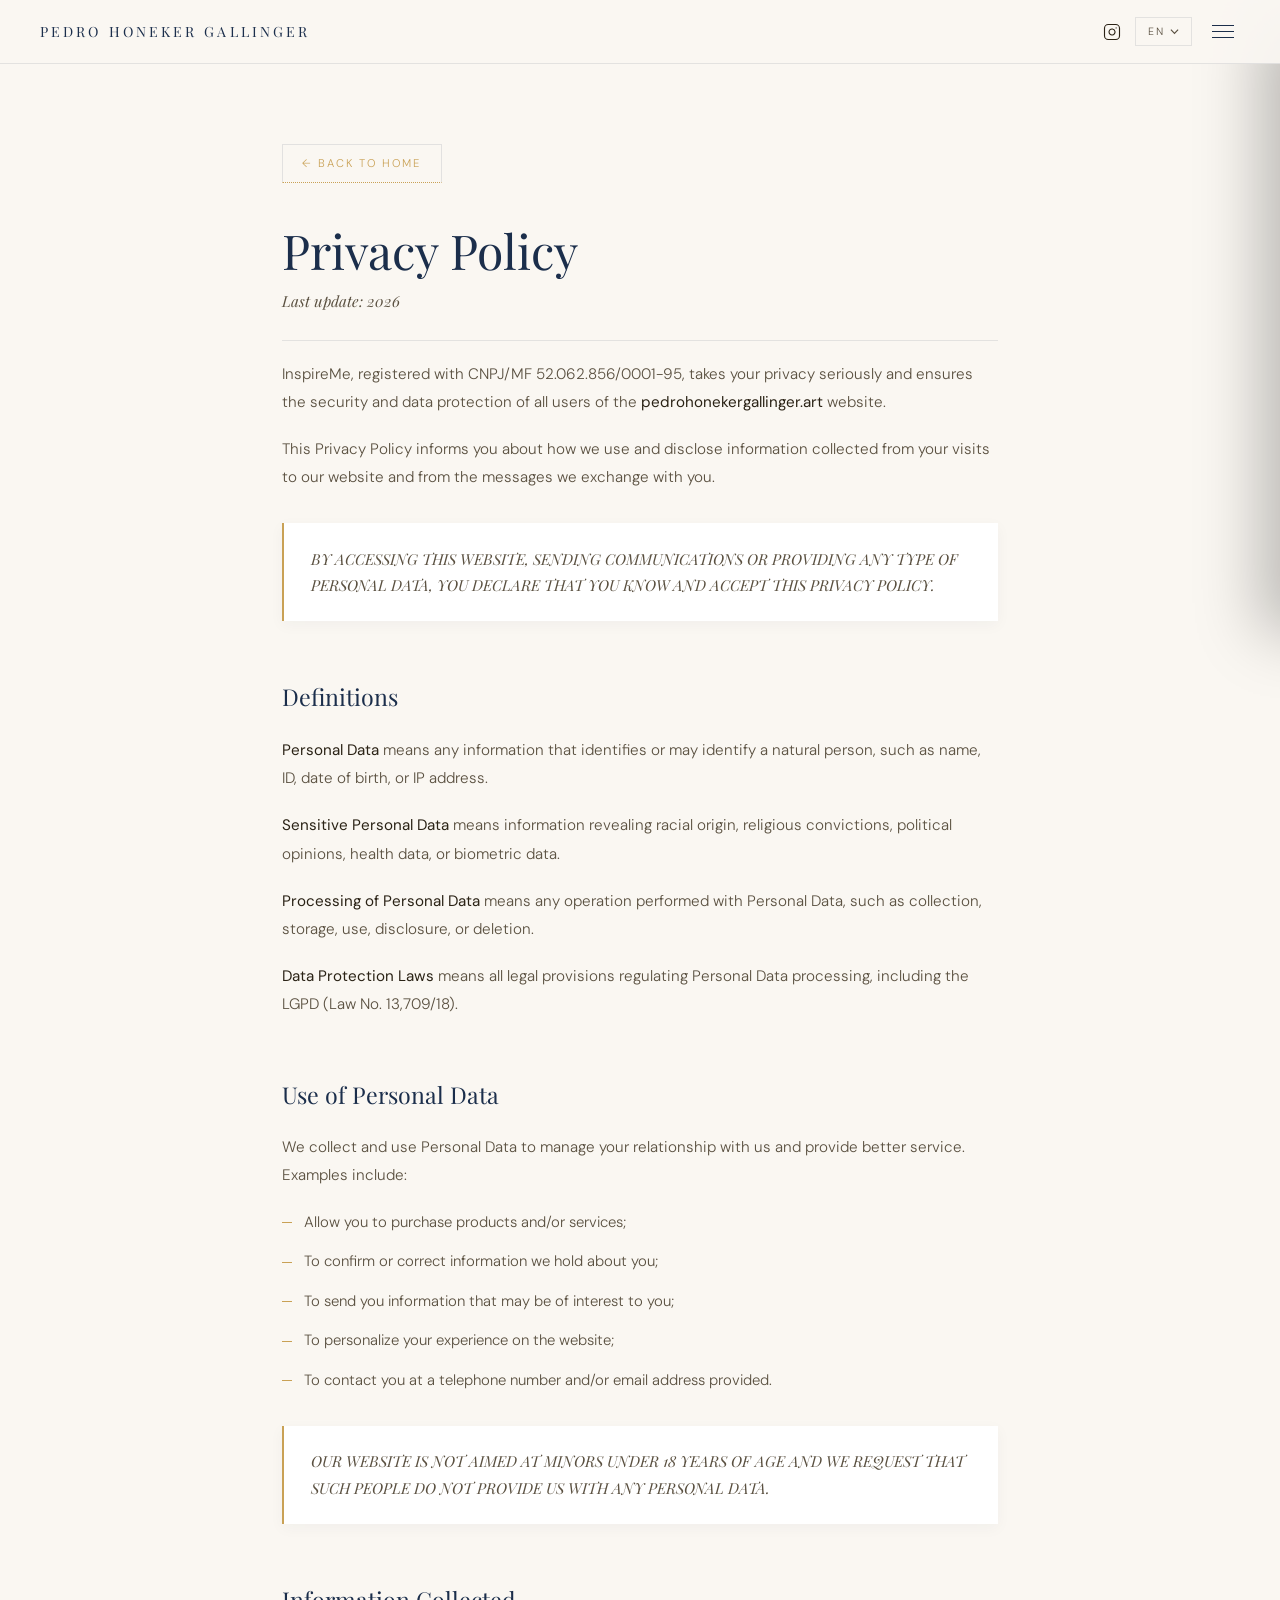
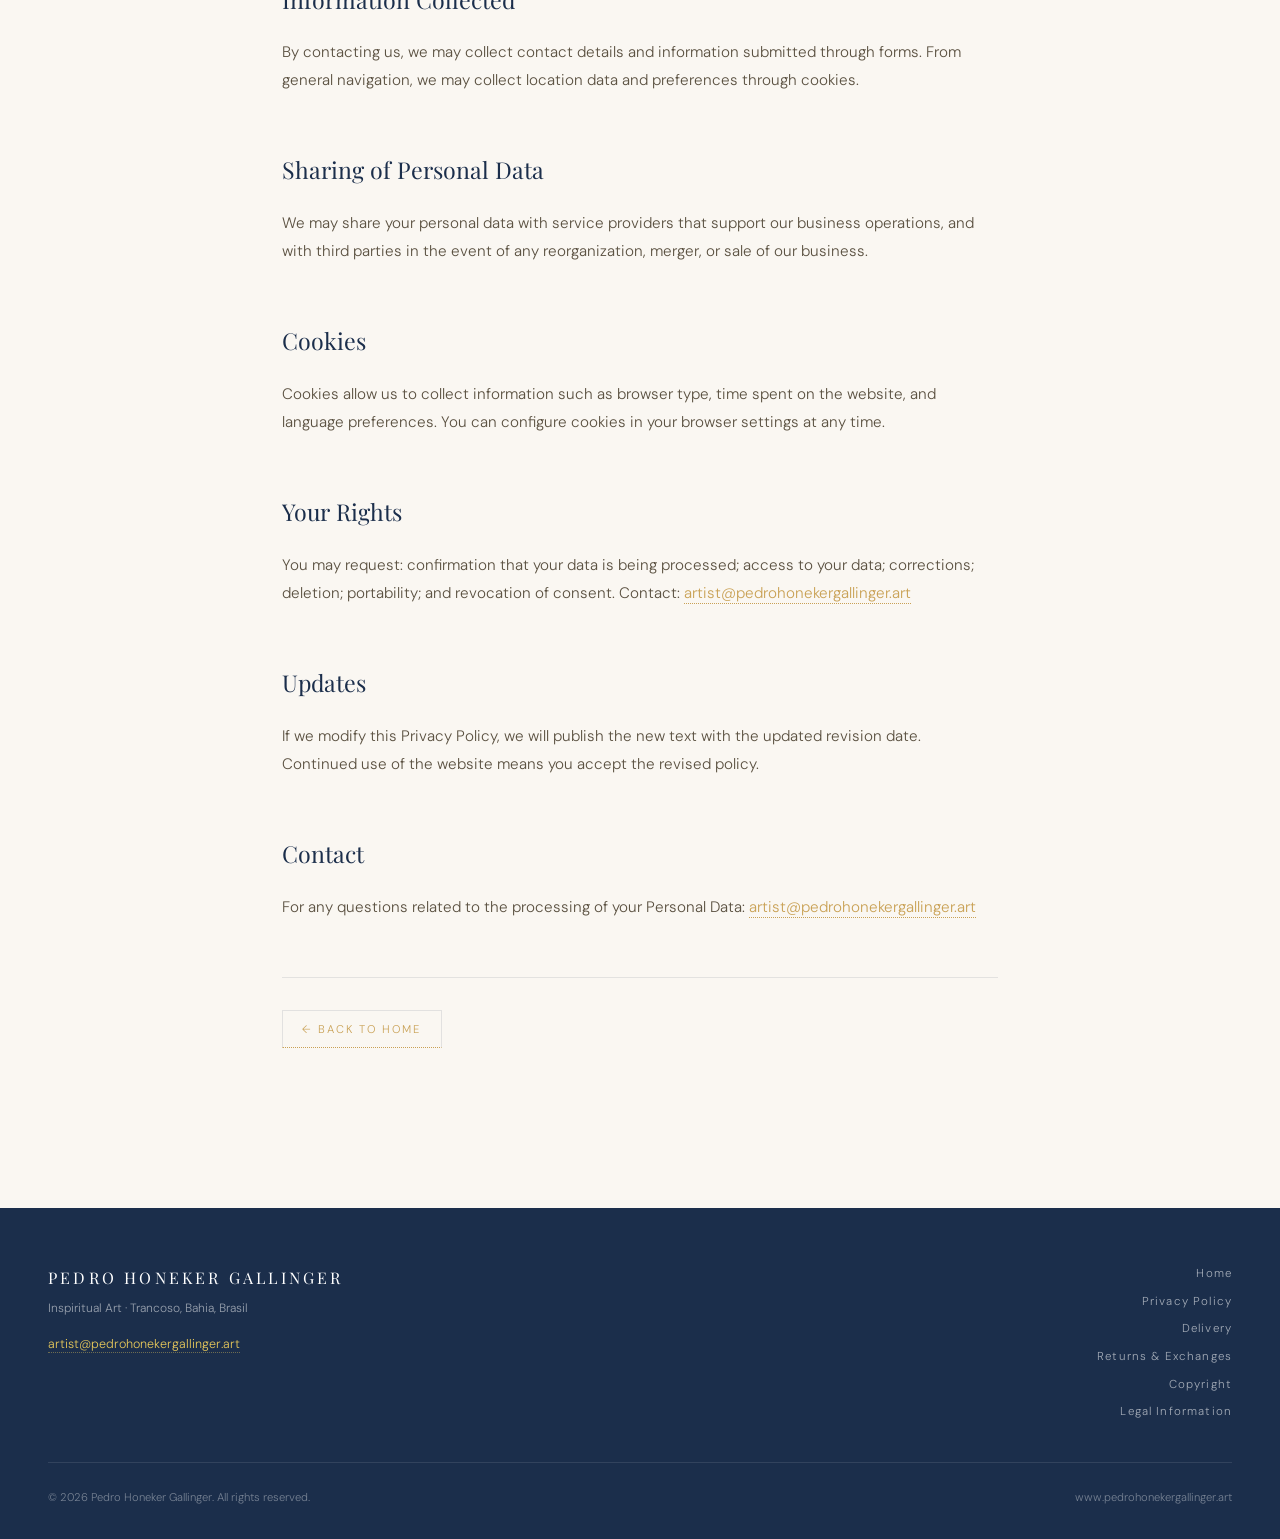
<file: privacy.html>
<!DOCTYPE html>
<html lang="en">
<head>
<meta charset="UTF-8">
<meta name="viewport" content="width=device-width, initial-scale=1.0">
<title>Privacy Policy — Pedro Honeker Gallinger</title>
<meta name="description" content="Privacy Policy — Pedro Honeker Gallinger. Inspiritual Art. Trancoso, Bahia, Brazil.">
<!-- Google Analytics -->
<script async src="https://www.googletagmanager.com/gtag/js?id=G-E3Y2C40KEM"></script>
<script>
  window.dataLayer = window.dataLayer || [];
  function gtag(){dataLayer.push(arguments);}
  gtag('js', new Date()); gtag('config', 'G-E3Y2C40KEM');
</script>
<link href="https://fonts.googleapis.com/css2?family=Playfair+Display:ital,wght@0,400;0,500;1,400&family=DM+Sans:wght@200;300;400&display=swap" rel="stylesheet">
<link rel="stylesheet" href="legal-base.css">
</head>
<body>

<nav class="qn">
  <a href="index.html" class="qn-logo">Pedro Honeker Gallinger</a>
  <div class="qn-right">
    <a href="https://www.instagram.com/pedrohonekergallinger/" target="_blank" style="display:flex;align-items:center;color:var(--text);transition:color 0.3s;" aria-label="Instagram">
  <svg width="18" height="18" viewBox="0 0 24 24" fill="none" stroke="currentColor" stroke-width="1.5" stroke-linecap="round" stroke-linejoin="round"><rect x="2" y="2" width="20" height="20" rx="5" ry="5"></rect><path d="M16 11.37A4 4 0 1 1 12.63 8 4 4 0 0 1 16 11.37z"></path><line x1="17.5" y1="6.5" x2="17.51" y2="6.5"></line></svg>
</a>
      <div class="qn-lang-drop" id="qnLangDrop">
      <button class="qn-lang-toggle" id="qnLangToggle" aria-haspopup="true" aria-expanded="false">
        <span id="qnLangCode">EN</span>
        <svg viewBox="0 0 10 6" fill="none" stroke="currentColor" stroke-width="1.3"><path d="M1 1l4 4 4-4"/></svg>
      </button>
      <div class="qn-lang-menu" id="qnLangMenu" role="menu">
        <button class="qn-lang-opt active" data-lang="en" role="menuitem">EN <span>English</span></button>
        <button class="qn-lang-opt" data-lang="es" role="menuitem">ES <span>Español</span></button>
        <button class="qn-lang-opt" data-lang="pt" role="menuitem">PT <span>Português</span></button>
        <button class="qn-lang-opt" data-lang="ar" role="menuitem">AR <span>العربية</span></button>
        <button class="qn-lang-opt" data-lang="ja" role="menuitem">JA <span>日本語</span></button>
        <button class="qn-lang-opt" data-lang="zh" role="menuitem">ZH <span>中文</span></button>
      </div>
    </div>
    <button class="qn-burger" id="qnBurger" aria-label="Menu" aria-expanded="false">
      <span></span><span></span><span></span>
    </button>
  </div>
</nav>

<div class="qn-backdrop" id="qnBackdrop"></div>
<div class="qn-overlay" id="qnOverlay">
  <nav class="qn-menu" aria-label="Main navigation">
    <a href="index.html" data-t="nav_home">Home</a>
    <a href="index.html#works" data-t="nav_works">Available Works</a>
    <a href="index.html#murals" data-t="nav_murals">Murals</a>
    <a href="live-painting.html" data-t="nav_live">Live Art</a>
    <a href="vayu-collection.html" data-t="nav_vayu">Vayu Collection</a>
    <a href="index.html#bio" data-t="nav_bio">Biography</a>
    <a href="index.html#contacto" data-t="nav_conc">Contact</a>
  </nav>
  <div class="qn-foot">
    <a href="https://www.instagram.com/pedrohonekergallinger/" target="_blank" rel="noopener" class="qn-ig">
      <svg viewBox="0 0 24 24" fill="none" stroke="currentColor" stroke-width="1.5"><rect x="2" y="2" width="20" height="20" rx="5"/><circle cx="12" cy="12" r="4"/><circle cx="17.5" cy="6.5" r="1" fill="currentColor" stroke="none"/></svg>
      @pedrohonekergallinger
    </a>
  </div>
</div>

<div class="legal-wrap">
  <div class="legal-back-top"><a href="index.html" class="btn-back" data-t="btn_back">← Back to Home</a></div>
  <h1 class="legal-title" data-t="page_title">Privacy Policy</h1>
  <p class="legal-updated" data-t="legal_updated"></p>
  <p data-t="intro1"></p>
  <p data-t="intro2"></p>
  <div class="notice" data-t="notice_1"></div>
  <h2 data-t="h2_1">Definitions</h2>
  <p data-t="p_def1"></p><p data-t="p_def2"></p><p data-t="p_def3"></p><p data-t="p_def4"></p>
  <h2 data-t="h2_2">Use of Personal Data</h2>
  <p data-t="p_use"></p>
  <ul>
    <li data-t="li_1"></li><li data-t="li_2"></li><li data-t="li_3"></li>
    <li data-t="li_4"></li><li data-t="li_5"></li>
  </ul>
  <div class="notice" data-t="notice_2"></div>
  <h2 data-t="h2_3">Information Collected</h2><p data-t="p_info"></p>
  <h2 data-t="h2_4">Sharing of Personal Data</h2><p data-t="p_share"></p>
  <h2 data-t="h2_5">Cookies</h2><p data-t="p_cookies"></p>
  <h2 data-t="h2_6">Your Rights</h2><p data-t="p_rights"></p>
  <h2 data-t="h2_7">Updates</h2><p data-t="p_updates"></p>
  <h2 data-t="h2_8">Contact</h2><p data-t="p_contact"></p>
  <div style="margin-top:3.5rem;padding-top:2rem;border-top:0.5px solid var(--border)">
    <a href="index.html" class="btn-back" data-t="btn_back">← Back to Home</a>
  </div>
</div>

<footer class="legal-footer">
  <div class="legal-footer-inner">
    <div>
      <div class="legal-footer-logo">Pedro Honeker Gallinger</div>
      <div class="legal-footer-tag">Inspiritual Art &middot; Trancoso, Bahia, Brasil</div>
      <div class="legal-footer-contact">
        <a href="mailto:artist@pedrohonekergallinger.art">artist@pedrohonekergallinger.art</a>
      </div>
    </div>
    <div class="legal-footer-links">
      <a href="index.html">Home</a>
      <a href="privacy.html">Privacy Policy</a>
      <a href="delivery.html">Delivery</a>
      <a href="returns.html">Returns &amp; Exchanges</a>
      <a href="copyright.html">Copyright</a>
      <a href="legal.html">Legal Information</a>
    </div>
  </div>
  <div class="legal-footer-bottom">
    <span>&copy; 2026 Pedro Honeker Gallinger. All rights reserved.</span>
    <span>www.pedrohonekergallinger.art</span>
  </div>
</footer>

<script>
let lang='en';

const T={
  en:{
  nav_home:'Home',
  nav_works:'Available Works',
  nav_murals:'Murals',
  nav_live:'Live Art',
  nav_vayu:'Vayu Collection',
  nav_bio:'Biography',
  nav_conc:'Contact',
  btn_back:'← Back to Home',
  page_title:'Privacy Policy',
  legal_updated:'Last update: 2026',
  intro1:'InspireMe, registered with CNPJ/MF 52.062.856/0001-95, takes your privacy seriously and ensures the security and data protection of all users of the <strong>pedrohonekergallinger.art</strong> website.',
  intro2:'This Privacy Policy informs you about how we use and disclose information collected from your visits to our website and from the messages we exchange with you.',
  notice_1:'BY ACCESSING THIS WEBSITE, SENDING COMMUNICATIONS OR PROVIDING ANY TYPE OF PERSONAL DATA, YOU DECLARE THAT YOU KNOW AND ACCEPT THIS PRIVACY POLICY.',
  h2_1:'Definitions',
  p_def1:'<strong>Personal Data</strong> means any information that identifies or may identify a natural person, such as name, ID, date of birth, or IP address.',
  p_def2:'<strong>Sensitive Personal Data</strong> means information revealing racial origin, religious convictions, political opinions, health data, or biometric data.',
  p_def3:'<strong>Processing of Personal Data</strong> means any operation performed with Personal Data, such as collection, storage, use, disclosure, or deletion.',
  p_def4:'<strong>Data Protection Laws</strong> means all legal provisions regulating Personal Data processing, including the LGPD (Law No. 13,709/18).',
  h2_2:'Use of Personal Data',
  p_use:'We collect and use Personal Data to manage your relationship with us and provide better service. Examples include:',
  li_1:'Allow you to purchase products and/or services;',
  li_2:'To confirm or correct information we hold about you;',
  li_3:'To send you information that may be of interest to you;',
  li_4:'To personalize your experience on the website;',
  li_5:'To contact you at a telephone number and/or email address provided.',
  notice_2:'OUR WEBSITE IS NOT AIMED AT MINORS UNDER 18 YEARS OF AGE AND WE REQUEST THAT SUCH PEOPLE DO NOT PROVIDE US WITH ANY PERSONAL DATA.',
  h2_3:'Information Collected',
  p_info:'By contacting us, we may collect contact details and information submitted through forms. From general navigation, we may collect location data and preferences through cookies.',
  h2_4:'Sharing of Personal Data',
  p_share:'We may share your personal data with service providers that support our business operations, and with third parties in the event of any reorganization, merger, or sale of our business.',
  h2_5:'Cookies',
  p_cookies:'Cookies allow us to collect information such as browser type, time spent on the website, and language preferences. You can configure cookies in your browser settings at any time.',
  h2_6:'Your Rights',
  p_rights:'You may request: confirmation that your data is being processed; access to your data; corrections; deletion; portability; and revocation of consent. Contact: <a href="mailto:artist@pedrohonekergallinger.art">artist@pedrohonekergallinger.art</a>',
  h2_7:'Updates',
  p_updates:'If we modify this Privacy Policy, we will publish the new text with the updated revision date. Continued use of the website means you accept the revised policy.',
  h2_8:'Contact',
  p_contact:'For any questions related to the processing of your Personal Data: <a href="mailto:artist@pedrohonekergallinger.art">artist@pedrohonekergallinger.art</a>'
  },
  es:{
  nav_home:'Inicio',
  nav_works:'Obras Disponibles',
  nav_murals:'Murales',
  nav_live:'Arte en Vivo',
  nav_vayu:'Colección Vayu',
  nav_bio:'Biografía',
  nav_conc:'Contacto',
  btn_back:'← Volver al Inicio',
  page_title:'Política de Privacidad',
  legal_updated:'Última actualización: 2026',
  intro1:'InspireMe, registrada con CNPJ/MF 52.062.856/0001-95, toma en serio tu privacidad y garantiza la protección de datos de todos los usuarios del sitio web <strong>pedrohonekergallinger.art</strong>.',
  intro2:'Esta Política de Privacidad te informa sobre cómo utilizamos la información recopilada de tus visitas a nuestro sitio web.',
  notice_1:'AL ACCEDER A ESTE SITIO WEB O PROPORCIONAR DATOS PERSONALES, DECLARAS QUE CONOCES Y ACEPTAS ESTA POLÍTICA DE PRIVACIDAD.',
  h2_1:'Definiciones',
  p_def1:'<strong>Datos Personales</strong> son cualquier información que identifica a una persona, como nombre, fecha de nacimiento o dirección IP.',
  p_def2:'<strong>Datos Sensibles</strong> incluyen origen racial, convicciones religiosas, opiniones políticas o datos de salud.',
  p_def3:'<strong>Tratamiento de Datos</strong> significa cualquier operación con Datos Personales, como recopilación, almacenamiento o eliminación.',
  p_def4:'<strong>Leyes de Protección de Datos</strong> incluyen todas las disposiciones legales que regulan el tratamiento, incluyendo la LGPD.',
  h2_2:'Uso de Datos Personales',
  p_use:'Recopilamos y usamos Datos Personales para gestionar tu relación con nosotros:',
  li_1:'Permitirte adquirir productos y/o servicios;',
  li_2:'Confirmar o corregir información sobre ti;',
  li_3:'Enviarte información de tu interés;',
  li_4:'Personalizar tu experiencia en el sitio;',
  li_5:'Contactarte en el número o correo proporcionado.',
  notice_2:'NUESTRO SITIO NO ESTÁ DIRIGIDO A MENORES DE 18 AÑOS. LES PEDIMOS QUE NO NOS PROPORCIONEN DATOS PERSONALES.',
  h2_3:'Información Recopilada',
  p_info:'Al contactarnos podemos recopilar datos de contacto e información de formularios. De la navegación general, recopilamos preferencias a través de cookies.',
  h2_4:'Compartición de Datos',
  p_share:'Podemos compartir tus datos con proveedores que apoyan nuestras operaciones y con terceros en caso de reorganización del negocio.',
  h2_5:'Cookies',
  p_cookies:'Las cookies nos permiten recopilar información como el tipo de navegador y preferencias de idioma. Puedes configurarlas en tu navegador en cualquier momento.',
  h2_6:'Tus Derechos',
  p_rights:'Puedes solicitar acceso, corrección, eliminación o portabilidad de tus datos en cualquier momento. Contáctanos: <a href="mailto:artist@pedrohonekergallinger.art">artist@pedrohonekergallinger.art</a>',
  h2_7:'Actualizaciones',
  p_updates:'Si modificamos esta Política, publicaremos el nuevo texto con la fecha actualizada. El uso continuado implica aceptación.',
  h2_8:'Contacto',
  p_contact:'Para consultas sobre tus Datos Personales: <a href="mailto:artist@pedrohonekergallinger.art">artist@pedrohonekergallinger.art</a>'
  },
  pt:{
  nav_home:'Início',
  nav_works:'Obras Disponíveis',
  nav_murals:'Murais',
  nav_live:'Arte ao Vivo',
  nav_vayu:'Coleção Vayu',
  nav_bio:'Biografia',
  nav_conc:'Contacto',
  btn_back:'← Voltar ao Início',
  page_title:'Política de Privacidade',
  legal_updated:'Última atualização: 2026',
  intro1:'A InspireMe, registrada no CNPJ/MF 52.062.856/0001-95, leva sua privacidade a sério e garante a proteção de dados de todos os usuários do site <strong>pedrohonekergallinger.art</strong>.',
  intro2:'Esta Política de Privacidade informa como usamos as informações coletadas de suas visitas ao nosso site.',
  notice_1:'AO ACESSAR ESTE SITE OU FORNECER DADOS PESSOAIS, VOCÊ DECLARA QUE CONHECE E ACEITA ESTA POLÍTICA DE PRIVACIDADE.',
  h2_1:'Definições',
  p_def1:'<strong>Dados Pessoais</strong> são qualquer informação que identifica uma pessoa, como nome, CPF ou endereço IP.',
  p_def2:'<strong>Dados Sensíveis</strong> incluem origem racial, convicções religiosas, opiniões políticas ou dados de saúde.',
  p_def3:'<strong>Tratamento de Dados</strong> significa qualquer operação com Dados Pessoais, como coleta, armazenamento ou exclusão.',
  p_def4:'<strong>Leis de Proteção de Dados</strong> incluem todas as disposições que regulam o tratamento, incluindo a LGPD.',
  h2_2:'Uso de Dados Pessoais',
  p_use:'Coletamos e usamos Dados Pessoais para gerenciar seu relacionamento conosco:',
  li_1:'Permitir que você adquira produtos e/ou serviços;',
  li_2:'Confirmar ou corrigir informações que temos sobre você;',
  li_3:'Enviar informações de seu interesse;',
  li_4:'Personalizar sua experiência no site;',
  li_5:'Entrar em contato pelo número ou e-mail fornecido.',
  notice_2:'NOSSO SITE NÃO É DESTINADO A MENORES DE 18 ANOS. SOLICITAMOS QUE NÃO NOS FORNEÇAM DADOS PESSOAIS.',
  h2_3:'Informações Coletadas',
  p_info:'Ao nos contatar podemos coletar dados de contato e informações de formulários. Da navegação geral, coletamos preferências por cookies.',
  h2_4:'Compartilhamento de Dados',
  p_share:'Podemos compartilhar seus dados com prestadores que apoiam nossas operações e com terceiros em caso de reorganização do negócio.',
  h2_5:'Cookies',
  p_cookies:'Os cookies nos permitem coletar informações como tipo de navegador e preferências de idioma. Você pode configurá-los no navegador a qualquer momento.',
  h2_6:'Seus Direitos',
  p_rights:'Você pode solicitar acesso, correção, exclusão ou portabilidade dos seus dados a qualquer momento. Contate-nos: <a href="mailto:artist@pedrohonekergallinger.art">artist@pedrohonekergallinger.art</a>',
  h2_7:'Atualizações',
  p_updates:'Se modificarmos esta Política, publicaremos o novo texto com a data atualizada. O uso contínuo implica aceitação.',
  h2_8:'Contato',
  p_contact:'Para dúvidas sobre seus Dados Pessoais: <a href="mailto:artist@pedrohonekergallinger.art">artist@pedrohonekergallinger.art</a>'
  },
  ar:{
  nav_home:'الرئيسية',
  nav_works:'الأعمال المتاحة',
  nav_murals:'الجداريات',
  nav_live:'الفن الحي',
  nav_vayu:'مجموعة فايو',
  nav_bio:'السيرة',
  nav_conc:'تواصل',
  btn_back:'← العودة إلى الرئيسية',
  page_title:'سياسة الخصوصية',
  legal_updated:'آخر تحديث: 2026',
  intro1:'تأخذ InspireMe خصوصيتك على محمل الجد وتضمن حماية بيانات جميع مستخدمي موقع <strong>pedrohonekergallinger.art</strong>.',
  intro2:'تهدف هذه السياسة إلى إعلامك بكيفية استخدامنا للمعلومات المجمعة من زياراتك.',
  notice_1:'بالوصول إلى هذا الموقع أو تقديم بيانات شخصية، تعلن أنك تقبل سياسة الخصوصية هذه.',
  h2_1:'التعريفات',
  p_def1:'<strong>البيانات الشخصية</strong> هي أي معلومات تعرّف شخصاً، مثل الاسم أو تاريخ الميلاد أو عنوان IP.',
  p_def2:'<strong>البيانات الحساسة</strong> تشمل الأصل العرقي والمعتقدات الدينية والآراء السياسية والبيانات الصحية.',
  p_def3:'<strong>معالجة البيانات</strong> تعني أي عملية تُنفَّذ على البيانات الشخصية.',
  p_def4:'<strong>قوانين حماية البيانات</strong> تشمل جميع الأحكام القانونية المنظِّمة للمعالجة، بما فيها LGPD.',
  h2_2:'استخدام البيانات',
  p_use:'نجمع ونستخدم البيانات لتقديم خدمة أفضل:',
  li_1:'السماح بشراء المنتجات والخدمات؛',
  li_2:'تأكيد أو تصحيح المعلومات؛',
  li_3:'إرسال معلومات قد تهمك؛',
  li_4:'تخصيص تجربتك على الموقع؛',
  li_5:'التواصل معك عبر الهاتف أو البريد الإلكتروني.',
  notice_2:'موقعنا ليس موجهاً للقاصرين دون 18 عاماً. نطلب منهم عدم تزويدنا بأي بيانات.',
  h2_3:'المعلومات المجمعة',
  p_info:'عند التواصل نجمع بيانات الاتصال ومعلومات النماذج. من التصفح العام نجمع التفضيلات عبر ملفات تعريف الارتباط.',
  h2_4:'مشاركة البيانات',
  p_share:'قد نشارك بياناتك مع مزودي الخدمات ومع أطراف ثالثة في حالة إعادة الهيكلة.',
  h2_5:'ملفات تعريف الارتباط',
  p_cookies:'تساعدنا على جمع معلومات مثل نوع المتصفح وتفضيلات اللغة. يمكنك تكوينها في المتصفح.',
  h2_6:'حقوقك',
  p_rights:'يمكنك طلب الوصول إلى بياناتك أو تصحيحها أو حذفها في أي وقت. تواصل: <a href="mailto:artist@pedrohonekergallinger.art">artist@pedrohonekergallinger.art</a>',
  h2_7:'التحديثات',
  p_updates:'إذا عدّلنا هذه السياسة، سننشر النص الجديد مع تاريخ التحديث.',
  h2_8:'التواصل',
  p_contact:'لأي أسئلة حول بياناتك: <a href="mailto:artist@pedrohonekergallinger.art">artist@pedrohonekergallinger.art</a>'
  },
  ja:{
  nav_home:'ホーム',
  nav_works:'利用可能な作品',
  nav_murals:'壁画',
  nav_live:'ライブアート',
  nav_vayu:'バイユコレクション',
  nav_bio:'略歴',
  nav_conc:'お問い合わせ',
  btn_back:'← ホームに戻る',
  page_title:'プライバシーポリシー',
  legal_updated:'最終更新：2026年',
  intro1:'InspireMeはお客様のプライバシーを真剣に受け止め、<strong>pedrohonekergallinger.art</strong>の全てのユーザーのデータ保護を確保します。',
  intro2:'このプライバシーポリシーは、当社がウェブサイト訪問から収集した情報をどのように使用するかをお知らせするものです。',
  notice_1:'このウェブサイトにアクセスしたり個人データを提供したりすることで、このプライバシーポリシーに同意したとみなされます。',
  h2_1:'定義',
  p_def1:'<strong>個人データ</strong>とは、名前、生年月日、IPアドレスなど、個人を特定する情報です。',
  p_def2:'<strong>機密個人データ</strong>とは、人種的起源、宗教的信条、政治的意見、健康データなどを含みます。',
  p_def3:'<strong>個人データの処理</strong>とは、収集、保存、使用、削除などの操作です。',
  p_def4:'<strong>データ保護法</strong>とは、LGPDを含む個人データ処理を規制する全ての法律です。',
  h2_2:'個人データの使用',
  p_use:'当社はサービス提供のために個人データを収集・使用します：',
  li_1:'製品やサービスの購入を可能にするため；',
  li_2:'当社が保持する情報を確認または修正するため；',
  li_3:'関心のある情報を送付するため；',
  li_4:'ウェブサイトでの体験をパーソナライズするため；',
  li_5:'提供された連絡先に連絡するため。',
  notice_2:'当ウェブサイトは18歳未満を対象としておらず、個人データの提供をお断りします。',
  h2_3:'収集情報',
  p_info:'お問い合わせ時に連絡先情報を収集します。クッキーを通じて設定を収集する場合があります。',
  h2_4:'個人データの共有',
  p_share:'サービスプロバイダーや事業の再編・売却時に第三者と個人データを共有する場合があります。',
  h2_5:'クッキー',
  p_cookies:'クッキーにより、ブラウザの種類や言語設定などの情報を収集できます。ブラウザ設定からいつでも変更できます。',
  h2_6:'お客様の権利',
  p_rights:'データへのアクセス、修正、削除をいつでも要求できます。<a href="mailto:artist@pedrohonekergallinger.art">artist@pedrohonekergallinger.art</a>までご連絡ください。',
  h2_7:'更新',
  p_updates:'ポリシーを変更する場合、新しいテキストを公開します。継続使用は改訂されたポリシーへの同意を意味します。',
  h2_8:'お問い合わせ',
  p_contact:'個人データに関するご質問：<a href="mailto:artist@pedrohonekergallinger.art">artist@pedrohonekergallinger.art</a>'
  },
  zh:{
  nav_home:'首页',
  nav_works:'可用作品',
  nav_murals:'壁画',
  nav_live:'现场艺术',
  nav_vayu:'Vayu系列',
  nav_bio:'简介',
  nav_conc:'联系',
  btn_back:'← 返回首页',
  page_title:'隐私政策',
  legal_updated:'最后更新：2026年',
  intro1:'InspireMe认真对待您的隐私，确保<strong>pedrohonekergallinger.art</strong>所有用户的数据安全。',
  intro2:'本隐私政策告知您我们如何使用从您访问网站中收集的信息。',
  notice_1:'通过访问本网站或提供个人数据，您声明接受本隐私政策。',
  h2_1:'定义',
  p_def1:'<strong>个人数据</strong>是指可以识别自然人的任何信息，如姓名、出生日期或IP地址。',
  p_def2:'<strong>敏感数据</strong>包括种族起源、宗教信仰、政治观点、健康数据等。',
  p_def3:'<strong>数据处理</strong>是指对个人数据的任何操作，如收集、存储、使用或删除。',
  p_def4:'<strong>数据保护法</strong>包括规范个人数据处理的所有法规，包括LGPD。',
  h2_2:'个人数据的使用',
  p_use:'我们收集和使用个人数据以提供更好的服务：',
  li_1:'使您能够购买产品和/或服务；',
  li_2:'确认或更正我们持有的关于您的信息；',
  li_3:'向您发送可能感兴趣的信息；',
  li_4:'个性化您在网站上的体验；',
  li_5:'通过您提供的联系方式与您联系。',
  notice_2:'我们的网站不针对18岁以下未成年人，请其不要向我们提供个人数据。',
  h2_3:'收集的信息',
  p_info:'联系我们时，我们可能收集联系方式和表单提交的信息。通过Cookie收集浏览偏好。',
  h2_4:'个人数据的共享',
  p_share:'我们可能与服务提供商共享您的数据，或在业务重组时与第三方共享。',
  h2_5:'Cookie',
  p_cookies:'Cookie使我们能够收集浏览器类型和语言偏好等信息。您可以随时在浏览器设置中配置。',
  h2_6:'您的权利',
  p_rights:'您可以随时要求访问、更正或删除您的数据。联系：<a href="mailto:artist@pedrohonekergallinger.art">artist@pedrohonekergallinger.art</a>',
  h2_7:'更新',
  p_updates:'如果我们修改本政策，将发布新文本。继续使用网站表示接受修订后的政策。',
  h2_8:'联系方式',
  p_contact:'有关您个人数据的问题：<a href="mailto:artist@pedrohonekergallinger.art">artist@pedrohonekergallinger.art</a>'
  },
};

function applyLang(l){
  if(!T[l]) l='en';
  lang=l;
  const t=T[l];
  document.querySelectorAll('[data-t]').forEach(el=>{
    const k=el.getAttribute('data-t');
    if(t[k]!==undefined) el.innerHTML=t[k];
  });
  const qnCode=document.getElementById('qnLangCode');
  if(qnCode)qnCode.textContent=l.toUpperCase();
  document.querySelectorAll('.qn-lang-opt').forEach(b=>b.classList.toggle('active',b.dataset.lang===l));
  document.documentElement.dir=l==='ar'?'rtl':'ltr';
  document.documentElement.lang=l;
  const d=document.getElementById('qnLangDrop');
  if(d) d.classList.remove('open');
}

// ============ QUIET LUXURY NAV ============
(function(){
  const burger = document.getElementById('qnBurger');
  const backdrop = document.getElementById('qnBackdrop');
  const body = document.body;
  function openMenu(){body.classList.add('menu-open');burger.setAttribute('aria-expanded','true');}
  function closeMenu(){body.classList.remove('menu-open');burger.setAttribute('aria-expanded','false');}
  function toggleMenu(){body.classList.contains('menu-open')?closeMenu():openMenu();}
  burger.addEventListener('click',toggleMenu);
  document.querySelectorAll('.qn-menu a').forEach(a=>a.addEventListener('click',closeMenu));
  document.addEventListener('keydown',e=>{if(e.key==='Escape'&&body.classList.contains('menu-open'))closeMenu();});
  backdrop.addEventListener('click',closeMenu);
  // Close on scroll
  let _sy=window.scrollY;
  window.addEventListener('scroll',()=>{const _y=window.scrollY;if(Math.abs(_y-_sy)>60&&body.classList.contains('menu-open'))closeMenu();_sy=_y;},{passive:true});
})();

// ============ LANGUAGE DROPDOWN + PERSISTENCE ============
(function(){
  const LANG_KEY = 'phg_lang';
  const langDrop = document.getElementById('qnLangDrop');
  const langToggle = document.getElementById('qnLangToggle');
  const langCode = document.getElementById('qnLangCode');

  function detectLang(){
    try{const stored=localStorage.getItem(LANG_KEY);if(stored&&['en','es','pt','ar','ja','zh'].includes(stored))return stored;}catch(e){}
    const tz=(Intl.DateTimeFormat().resolvedOptions().timeZone||'').toLowerCase();
    const nv=(navigator.language||'').toLowerCase();
    if(/brazil|sao_paulo|brasilia|belem|manaus|fortaleza|recife|bahia|maceio/.test(tz))return'pt';
    if(nv.startsWith('pt'))return'pt';
    if(/argentina|chile|colombia|mexico|peru|uruguay|venezuela|bolivia|ecuador|paraguay|cuba|panama|costa_rica|guatemala|honduras|nicaragua|salvador|santo_domingo|asuncion|montevideo|caracas|bogota|lima|santiago|madrid|tegucigalpa|managua/.test(tz))return'es';
    if(nv.startsWith('es'))return'es';
    if(/asia\/dubai|asia\/riyadh|asia\/qatar|asia\/bahrain|asia\/kuwait|asia\/muscat|asia\/baghdad|africa\/cairo|asia\/amman|asia\/beirut|asia\/damascus/.test(tz))return'ar';
    if(nv.startsWith('ar'))return'ar';
    if(/asia\/tokyo/.test(tz))return'ja';
    if(nv.startsWith('ja'))return'ja';
    if(/asia\/shanghai|asia\/hong_kong|asia\/taipei|asia\/chongqing|asia\/macau/.test(tz))return'zh';
    if(nv.startsWith('zh'))return'zh';
    return'en';
  }

  langToggle.addEventListener('click',e=>{
    e.stopPropagation();
    langDrop.classList.toggle('open');
    langToggle.setAttribute('aria-expanded',langDrop.classList.contains('open'));
  });

  document.querySelectorAll('.qn-lang-opt').forEach(b=>{
    b.addEventListener('click',()=>{
      applyLang(b.dataset.lang);
      langDrop.classList.remove('open');
      langToggle.setAttribute('aria-expanded','false');
      try{localStorage.setItem(LANG_KEY,b.dataset.lang);}catch(e){}
    });
  });

  document.addEventListener('click',e=>{
    if(!langDrop.contains(e.target)){
      langDrop.classList.remove('open');
      langToggle.setAttribute('aria-expanded','false');
    }
  });

  // Init on load
  const _l=detectLang();
  lang=_l;
  applyLang(_l);
  langCode.textContent=_l.toUpperCase();
  document.querySelectorAll('.qn-lang-opt').forEach(b=>b.classList.toggle('active',b.dataset.lang===_l));
})()
</script>

</body>
</html>
</file>
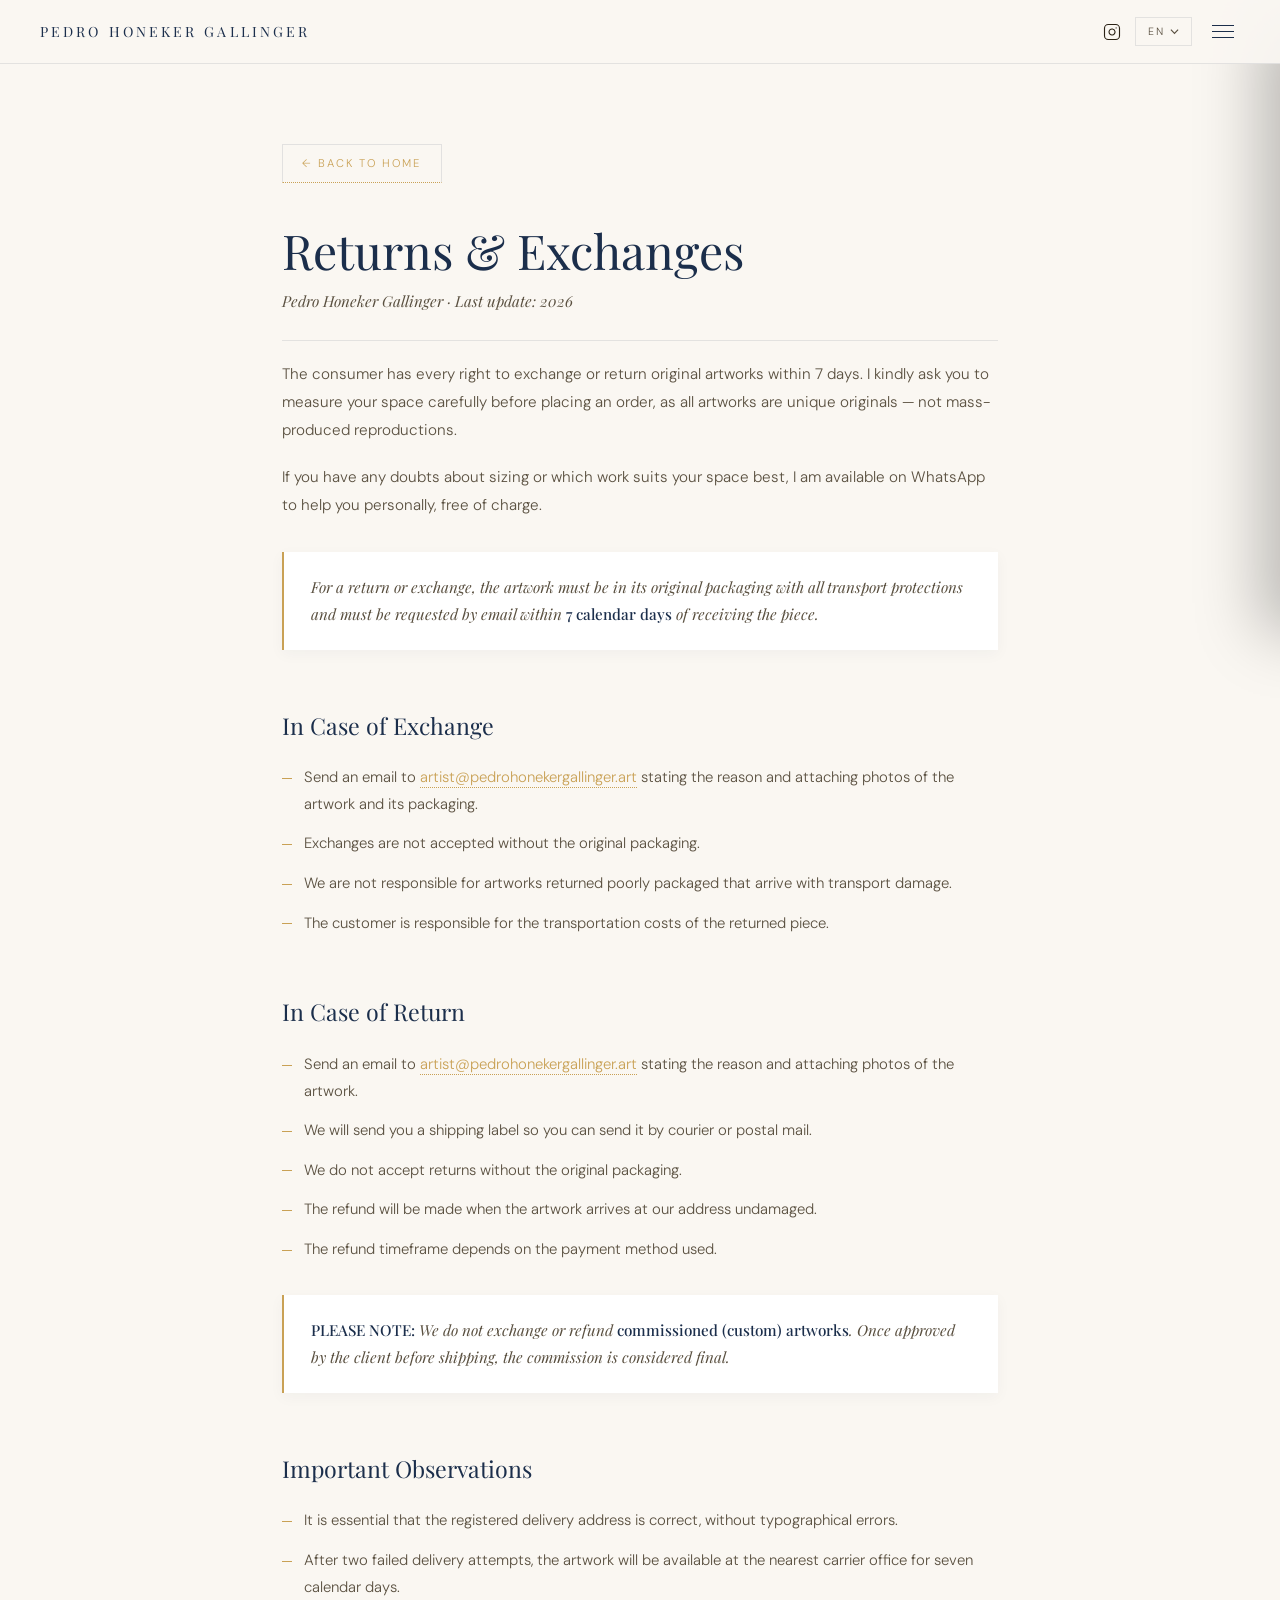
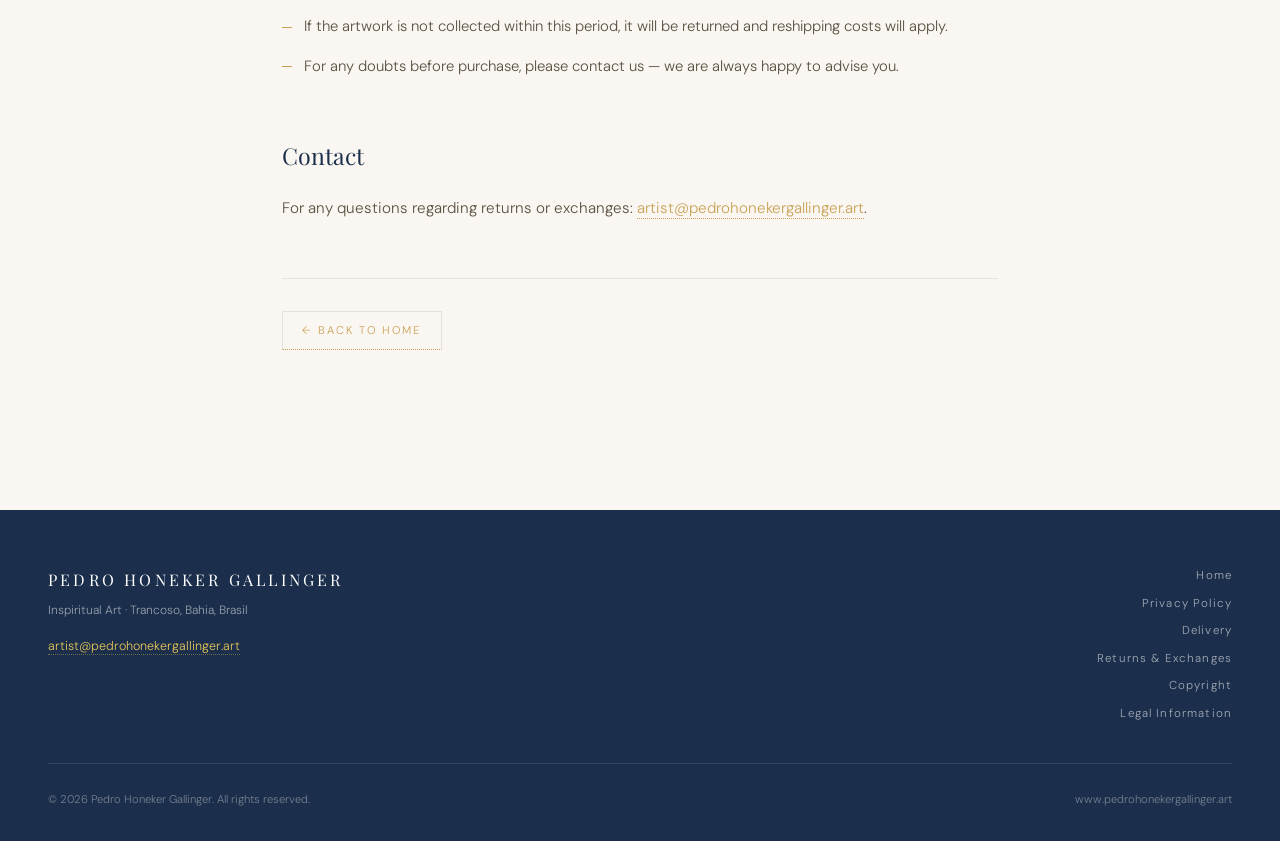
<file: returns.html>
<!DOCTYPE html>
<html lang="en">
<head>
<meta charset="UTF-8">
<meta name="viewport" content="width=device-width, initial-scale=1.0">
<title>Returns & Exchanges — Pedro Honeker Gallinger</title>
<meta name="description" content="Returns & Exchanges — Pedro Honeker Gallinger. Inspiritual Art. Trancoso, Bahia, Brazil.">
<!-- Google Analytics -->
<script async src="https://www.googletagmanager.com/gtag/js?id=G-E3Y2C40KEM"></script>
<script>
  window.dataLayer = window.dataLayer || [];
  function gtag(){dataLayer.push(arguments);}
  gtag('js', new Date()); gtag('config', 'G-E3Y2C40KEM');
</script>
<link href="https://fonts.googleapis.com/css2?family=Playfair+Display:ital,wght@0,400;0,500;1,400&family=DM+Sans:wght@200;300;400&display=swap" rel="stylesheet">
<link rel="stylesheet" href="legal-base.css">
</head>
<body>

<nav class="qn">
  <a href="index.html" class="qn-logo">Pedro Honeker Gallinger</a>
  <div class="qn-right">
    <a href="https://www.instagram.com/pedrohonekergallinger/" target="_blank" style="display:flex;align-items:center;color:var(--text);transition:color 0.3s;" aria-label="Instagram">
  <svg width="18" height="18" viewBox="0 0 24 24" fill="none" stroke="currentColor" stroke-width="1.5" stroke-linecap="round" stroke-linejoin="round"><rect x="2" y="2" width="20" height="20" rx="5" ry="5"></rect><path d="M16 11.37A4 4 0 1 1 12.63 8 4 4 0 0 1 16 11.37z"></path><line x1="17.5" y1="6.5" x2="17.51" y2="6.5"></line></svg>
</a>
      <div class="qn-lang-drop" id="qnLangDrop">
      <button class="qn-lang-toggle" id="qnLangToggle" aria-haspopup="true" aria-expanded="false">
        <span id="qnLangCode">EN</span>
        <svg viewBox="0 0 10 6" fill="none" stroke="currentColor" stroke-width="1.3"><path d="M1 1l4 4 4-4"/></svg>
      </button>
      <div class="qn-lang-menu" id="qnLangMenu" role="menu">
        <button class="qn-lang-opt active" data-lang="en" role="menuitem">EN <span>English</span></button>
        <button class="qn-lang-opt" data-lang="es" role="menuitem">ES <span>Español</span></button>
        <button class="qn-lang-opt" data-lang="pt" role="menuitem">PT <span>Português</span></button>
        <button class="qn-lang-opt" data-lang="ar" role="menuitem">AR <span>العربية</span></button>
        <button class="qn-lang-opt" data-lang="ja" role="menuitem">JA <span>日本語</span></button>
        <button class="qn-lang-opt" data-lang="zh" role="menuitem">ZH <span>中文</span></button>
      </div>
    </div>
    <button class="qn-burger" id="qnBurger" aria-label="Menu" aria-expanded="false">
      <span></span><span></span><span></span>
    </button>
  </div>
</nav>

<div class="qn-backdrop" id="qnBackdrop"></div>
<div class="qn-overlay" id="qnOverlay">
  <nav class="qn-menu" aria-label="Main navigation">
    <a href="index.html" data-t="nav_home">Home</a>
    <a href="index.html#works" data-t="nav_works">Available Works</a>
    <a href="index.html#murals" data-t="nav_murals">Murals</a>
    <a href="live-painting.html" data-t="nav_live">Live Art</a>
    <a href="vayu-collection.html" data-t="nav_vayu">Vayu Collection</a>
    <a href="index.html#bio" data-t="nav_bio">Biography</a>
    <a href="index.html#contacto" data-t="nav_conc">Contact</a>
  </nav>
  <div class="qn-foot">
    <a href="https://www.instagram.com/pedrohonekergallinger/" target="_blank" rel="noopener" class="qn-ig">
      <svg viewBox="0 0 24 24" fill="none" stroke="currentColor" stroke-width="1.5"><rect x="2" y="2" width="20" height="20" rx="5"/><circle cx="12" cy="12" r="4"/><circle cx="17.5" cy="6.5" r="1" fill="currentColor" stroke="none"/></svg>
      @pedrohonekergallinger
    </a>
  </div>
</div>

<div class="legal-wrap">
  <div class="legal-back-top"><a href="index.html" class="btn-back" data-t="btn_back">← Back to Home</a></div>
  <h1 class="legal-title" data-t="page_title">Returns &amp; Exchanges</h1>
  <p class="legal-updated" data-t="legal_updated"></p>
  <p data-t="intro1"></p>
  <p data-t="intro2"></p>
  <div class="notice" data-t="notice_1"></div>
  <h2 data-t="h2_1">In Case of Exchange</h2>
  <ul>
    <li data-t="li_e1"></li><li data-t="li_e2"></li>
    <li data-t="li_e3"></li><li data-t="li_e4"></li>
  </ul>
  <h2 data-t="h2_2">In Case of Return</h2>
  <ul>
    <li data-t="li_r1"></li><li data-t="li_r2"></li><li data-t="li_r3"></li>
    <li data-t="li_r4"></li><li data-t="li_r5"></li>
  </ul>
  <div class="notice" data-t="notice_2"></div>
  <h2 data-t="h2_3">Important Observations</h2>
  <ul>
    <li data-t="li_o1"></li><li data-t="li_o2"></li>
    <li data-t="li_o3"></li><li data-t="li_o4"></li>
  </ul>
  <h2 data-t="h2_4">Contact</h2>
  <p data-t="p_contact"></p>
  <div style="margin-top:3.5rem;padding-top:2rem;border-top:0.5px solid var(--border)">
    <a href="index.html" class="btn-back" data-t="btn_back">← Back to Home</a>
  </div>
</div>

<footer class="legal-footer">
  <div class="legal-footer-inner">
    <div>
      <div class="legal-footer-logo">Pedro Honeker Gallinger</div>
      <div class="legal-footer-tag">Inspiritual Art &middot; Trancoso, Bahia, Brasil</div>
      <div class="legal-footer-contact">
        <a href="mailto:artist@pedrohonekergallinger.art">artist@pedrohonekergallinger.art</a>
      </div>
    </div>
    <div class="legal-footer-links">
      <a href="index.html">Home</a>
      <a href="privacy.html">Privacy Policy</a>
      <a href="delivery.html">Delivery</a>
      <a href="returns.html">Returns &amp; Exchanges</a>
      <a href="copyright.html">Copyright</a>
      <a href="legal.html">Legal Information</a>
    </div>
  </div>
  <div class="legal-footer-bottom">
    <span>&copy; 2026 Pedro Honeker Gallinger. All rights reserved.</span>
    <span>www.pedrohonekergallinger.art</span>
  </div>
</footer>

<script>
let lang='en';

const T={
  en:{
  nav_home:'Home',
  nav_works:'Available Works',
  nav_murals:'Murals',
  nav_live:'Live Art',
  nav_vayu:'Vayu Collection',
  nav_bio:'Biography',
  nav_conc:'Contact',
  btn_back:'← Back to Home',
  page_title:'Returns &amp; Exchanges',
  legal_updated:'Pedro Honeker Gallinger · Last update: 2026',
  intro1:'The consumer has every right to exchange or return original artworks within 7 days. I kindly ask you to measure your space carefully before placing an order, as all artworks are unique originals — not mass-produced reproductions.',
  intro2:'If you have any doubts about sizing or which work suits your space best, I am available on WhatsApp to help you personally, free of charge.',
  notice_1:'For a return or exchange, the artwork must be in its original packaging with all transport protections and must be requested by email within <strong>7 calendar days</strong> of receiving the piece.',
  h2_1:'In Case of Exchange',
  li_e1:'Send an email to <a href="mailto:artist@pedrohonekergallinger.art">artist@pedrohonekergallinger.art</a> stating the reason and attaching photos of the artwork and its packaging.',
  li_e2:'Exchanges are not accepted without the original packaging.',
  li_e3:'We are not responsible for artworks returned poorly packaged that arrive with transport damage.',
  li_e4:'The customer is responsible for the transportation costs of the returned piece.',
  h2_2:'In Case of Return',
  li_r1:'Send an email to <a href="mailto:artist@pedrohonekergallinger.art">artist@pedrohonekergallinger.art</a> stating the reason and attaching photos of the artwork.',
  li_r2:'We will send you a shipping label so you can send it by courier or postal mail.',
  li_r3:'We do not accept returns without the original packaging.',
  li_r4:'The refund will be made when the artwork arrives at our address undamaged.',
  li_r5:'The refund timeframe depends on the payment method used.',
  notice_2:'<strong>PLEASE NOTE:</strong> We do not exchange or refund <strong>commissioned (custom) artworks</strong>. Once approved by the client before shipping, the commission is considered final.',
  h2_3:'Important Observations',
  li_o1:'It is essential that the registered delivery address is correct, without typographical errors.',
  li_o2:'After two failed delivery attempts, the artwork will be available at the nearest carrier office for seven calendar days.',
  li_o3:'If the artwork is not collected within this period, it will be returned and reshipping costs will apply.',
  li_o4:'For any doubts before purchase, please contact us — we are always happy to advise you.',
  h2_4:'Contact',
  p_contact:'For any questions regarding returns or exchanges: <a href="mailto:artist@pedrohonekergallinger.art">artist@pedrohonekergallinger.art</a>.'
  },
  es:{
  nav_home:'Inicio',
  nav_works:'Obras Disponibles',
  nav_murals:'Murales',
  nav_live:'Arte en Vivo',
  nav_vayu:'Colección Vayu',
  nav_bio:'Biografía',
  nav_conc:'Contacto',
  btn_back:'← Volver al Inicio',
  page_title:'Devoluciones e Intercambios',
  legal_updated:'Pedro Honeker Gallinger · Última actualización: 2026',
  intro1:'El consumidor tiene pleno derecho a cambiar o devolver obras originales dentro de 7 días. Te pido que midas tu espacio cuidadosamente antes de hacer el pedido.',
  intro2:'Si tienes dudas sobre el tamaño, estoy disponible en WhatsApp para ayudarte gratuitamente.',
  notice_1:'Para una devolución o cambio, la obra debe estar en su embalaje original y la solicitud debe hacerse por correo dentro de los <strong>7 días naturales</strong> de recibir la pieza.',
  h2_1:'En Caso de Cambio',
  li_e1:'Envía un correo a <a href="mailto:artist@pedrohonekergallinger.art">artist@pedrohonekergallinger.art</a> con el motivo y fotos.',
  li_e2:'No se aceptan cambios sin el embalaje original.',
  li_e3:'No somos responsables de obras devueltas mal embaladas que lleguen dañadas.',
  li_e4:'El cliente es responsable de los costos de transporte de la pieza devuelta.',
  h2_2:'En Caso de Devolución',
  li_r1:'Envía un correo con el motivo y fotos de la obra.',
  li_r2:'Te enviaremos una etiqueta de envío.',
  li_r3:'No aceptamos devoluciones sin el embalaje original.',
  li_r4:'El reembolso se realizará cuando la obra llegue sin daños.',
  li_r5:'El plazo de reembolso depende del método de pago.',
  notice_2:'<strong>NOTA:</strong> No hacemos cambios ni reembolsos de <strong>obras por encargo</strong>. Una vez aprobadas antes del envío, son definitivas.',
  h2_3:'Observaciones Importantes',
  li_o1:'Es fundamental que la dirección de entrega sea correcta.',
  li_o2:'Tras dos intentos fallidos, la obra estará disponible en la mensajería durante siete días.',
  li_o3:'Si no se recoge, será devuelta y se aplicarán costos de reenvío.',
  li_o4:'Para cualquier duda antes de comprar, contáctenos.',
  h2_4:'Contacto',
  p_contact:'Para preguntas sobre devoluciones: <a href="mailto:artist@pedrohonekergallinger.art">artist@pedrohonekergallinger.art</a>.'
  },
  pt:{
  nav_home:'Início',
  nav_works:'Obras Disponíveis',
  nav_murals:'Murais',
  nav_live:'Arte ao Vivo',
  nav_vayu:'Coleção Vayu',
  nav_bio:'Biografia',
  nav_conc:'Contacto',
  btn_back:'← Voltar ao Início',
  page_title:'Devoluções e Trocas',
  legal_updated:'Pedro Honeker Gallinger · Última atualização: 2026',
  intro1:'O consumidor tem todo o direito de trocar ou devolver obras originais dentro de 7 dias. Peço que meça seu espaço antes de fazer o pedido.',
  intro2:'Se tiver dúvidas sobre tamanho, estou disponível no WhatsApp para ajudá-lo gratuitamente.',
  notice_1:'Para uma devolução ou troca, a obra deve estar na embalagem original e o pedido deve ser feito por e-mail dentro de <strong>7 dias corridos</strong> do recebimento.',
  h2_1:'Em Caso de Troca',
  li_e1:'Envie um e-mail para <a href="mailto:artist@pedrohonekergallinger.art">artist@pedrohonekergallinger.art</a> com o motivo e fotos.',
  li_e2:'Trocas não são aceitas sem a embalagem original.',
  li_e3:'Não nos responsabilizamos por obras devolvidas mal embaladas que cheguem danificadas.',
  li_e4:'O cliente é responsável pelos custos de transporte da peça devolvida.',
  h2_2:'Em Caso de Devolução',
  li_r1:'Envie um e-mail com o motivo e fotos da obra.',
  li_r2:'Enviaremos uma etiqueta de envio.',
  li_r3:'Não aceitamos devoluções sem a embalagem original.',
  li_r4:'O reembolso será feito quando a obra chegar sem danos.',
  li_r5:'O prazo de reembolso depende do método de pagamento.',
  notice_2:'<strong>ATENÇÃO:</strong> Não fazemos trocas ou reembolsos de <strong>obras encomendadas</strong>. Uma vez aprovadas antes do envio, são definitivas.',
  h2_3:'Observações Importantes',
  li_o1:'É fundamental que o endereço de entrega esteja correto.',
  li_o2:'Após duas tentativas malsucedidas, a obra ficará disponível na transportadora por sete dias.',
  li_o3:'Se não for retirada, será devolvida e custos de reenvio serão aplicados.',
  li_o4:'Para qualquer dúvida antes da compra, entre em contato conosco.',
  h2_4:'Contato',
  p_contact:'Para dúvidas sobre devoluções: <a href="mailto:artist@pedrohonekergallinger.art">artist@pedrohonekergallinger.art</a>.'
  },
  ar:{
  nav_home:'الرئيسية',
  nav_works:'الأعمال المتاحة',
  nav_murals:'الجداريات',
  nav_live:'الفن الحي',
  nav_vayu:'مجموعة فايو',
  nav_bio:'السيرة',
  nav_conc:'تواصل',
  btn_back:'← العودة إلى الرئيسية',
  page_title:'الإرجاع والتبادل',
  legal_updated:'بيدرو هونيكر غالينغر · آخر تحديث: 2026',
  intro1:'يحق للمستهلك إعادة أو تبادل الأعمال خلال 7 أيام. يُرجى قياس مساحتك بعناية قبل الطلب.',
  intro2:'إذا كانت لديك أسئلة، أنا متاح على واتساب للمساعدة مجاناً.',
  notice_1:'للإرجاع أو التبادل، يجب أن يكون العمل في عبوته الأصلية خلال <strong>7 أيام تقويمية</strong>.',
  h2_1:'في حالة التبادل',
  li_e1:'أرسل بريداً إلى <a href="mailto:artist@pedrohonekergallinger.art">artist@pedrohonekergallinger.art</a> مع السبب والصور.',
  li_e2:'لا تُقبل التبادلات دون التغليف الأصلي.',
  li_e3:'لسنا مسؤولين عن الأعمال المُعادة بتغليف سيئ.',
  li_e4:'العميل مسؤول عن تكاليف الشحن.',
  h2_2:'في حالة الإرجاع',
  li_r1:'أرسل بريداً مع السبب والصور.',
  li_r2:'سنرسل لك ملصق شحن.',
  li_r3:'لا نقبل الإرجاع دون التغليف الأصلي.',
  li_r4:'يُجرى الاسترداد عند وصول العمل سليماً.',
  li_r5:'يعتمد موعد الاسترداد على طريقة الدفع.',
  notice_2:'<strong>ملاحظة مهمة:</strong> لا نقبل تبادل أو استرداد <strong>الأعمال المخصصة</strong>. بعد موافقة العميل تُعتبر نهائية.',
  h2_3:'ملاحظات مهمة',
  li_o1:'يجب أن يكون عنوان التسليم صحيحاً.',
  li_o2:'بعد محاولتين فاشلتين، يكون العمل متاحاً في مكتب الشركة لسبعة أيام.',
  li_o3:'إذا لم يُستلم، سيُعاد وتكون تكاليف إعادة الشحن على العميل.',
  li_o4:'للاستفسار قبل الشراء، تواصل معنا.',
  h2_4:'التواصل',
  p_contact:'لأي أسئلة حول الإرجاع: <a href="mailto:artist@pedrohonekergallinger.art">artist@pedrohonekergallinger.art</a>.'
  },
  ja:{
  nav_home:'ホーム',
  nav_works:'利用可能な作品',
  nav_murals:'壁画',
  nav_live:'ライブアート',
  nav_vayu:'バイユコレクション',
  nav_bio:'略歴',
  nav_conc:'お問い合わせ',
  btn_back:'← ホームに戻る',
  page_title:'返品・交換',
  legal_updated:'ペドロ・ホネカー・ガリンジェル · 最終更新：2026年',
  intro1:'消費者は7日以内にオリジナル作品を交換または返品する権利を有します。注文前にスペースを慎重に計測されることをお願いします。',
  intro2:'サイズについてご不明な点があれば、WhatsAppで無料でお手伝いします。',
  notice_1:'返品または交換は元の梱包材に入った状態で、受領後<strong>7暦日以内</strong>にメールで申請が必要です。',
  h2_1:'交換の場合',
  li_e1:'<a href="mailto:artist@pedrohonekergallinger.art">artist@pedrohonekergallinger.art</a>に理由と写真を添付してメールを送ってください。',
  li_e2:'元の梱包材なしでの交換は受け付けません。',
  li_e3:'不適切に梱包されて返送された作品については責任を負いません。',
  li_e4:'返送品の輸送費はお客様の負担となります。',
  h2_2:'返品の場合',
  li_r1:'理由と写真を添付してメールを送ってください。',
  li_r2:'配送ラベルをお送りします。',
  li_r3:'元の梱包材なしでの返品は受け付けません。',
  li_r4:'作品が損傷なく届いた時点で返金します。',
  li_r5:'返金期間はお支払い方法によって異なります。',
  notice_2:'<strong>ご注意：</strong><strong>委託（カスタム）作品</strong>の交換・返金は対応しておりません。発送前に承認されると最終確定となります。',
  h2_3:'重要事項',
  li_o1:'配送先住所が正確であることが必須です。',
  li_o2:'2回の配達試みが失敗した場合、作品は7日間配送センターで受け取り可能です。',
  li_o3:'この期間内に受け取られない場合、返送され再発送費用が発生します。',
  li_o4:'購入前にご不明な点があればお問い合わせください。',
  h2_4:'お問い合わせ',
  p_contact:'返品や交換に関するご質問：<a href="mailto:artist@pedrohonekergallinger.art">artist@pedrohonekergallinger.art</a>.'
  },
  zh:{
  nav_home:'首页',
  nav_works:'可用作品',
  nav_murals:'壁画',
  nav_live:'现场艺术',
  nav_vayu:'Vayu系列',
  nav_bio:'简介',
  nav_conc:'联系',
  btn_back:'← 返回首页',
  page_title:'退换货政策',
  legal_updated:'佩德罗·洪内克尔·加林格尔 · 最后更新：2026年',
  intro1:'消费者有权在7天内退换原版艺术品。请在下订单前仔细测量您的空间。',
  intro2:'如有尺寸疑问，我可以通过WhatsApp免费为您提供帮助。',
  notice_1:'退换货时，作品必须处于原始包装状态，且必须在收到后<strong>7个日历日内</strong>通过电子邮件申请。',
  h2_1:'换货情况',
  li_e1:'请发送邮件至<a href="mailto:artist@pedrohonekergallinger.art">artist@pedrohonekergallinger.art</a>并附上原因和照片。',
  li_e2:'没有原始包装不接受换货。',
  li_e3:'对于包装不当退还而受损的作品，我们概不负责。',
  li_e4:'退还件的运输费用由客户承担。',
  h2_2:'退货情况',
  li_r1:'请发送邮件并附上原因和照片。',
  li_r2:'我们将发送运输标签。',
  li_r3:'没有原始包装不接受退货。',
  li_r4:'作品完好无损抵达后进行退款。',
  li_r5:'退款时间框架取决于付款方式。',
  notice_2:'<strong>请注意：</strong>不接受<strong>定制委托作品</strong>的换货或退款。客户发货前批准即视为最终确认。',
  h2_3:'重要说明',
  li_o1:'已注册的配送地址必须正确。',
  li_o2:'两次配送尝试失败后，作品在最近快递站保留七天。',
  li_o3:'如未取件，将退回并收取重新发货费用。',
  li_o4:'如有购前疑问，请联系我们。',
  h2_4:'联系方式',
  p_contact:'如有退货问题：<a href="mailto:artist@pedrohonekergallinger.art">artist@pedrohonekergallinger.art</a>.'
  },
};

function applyLang(l){
  if(!T[l]) l='en';
  lang=l;
  const t=T[l];
  document.querySelectorAll('[data-t]').forEach(el=>{
    const k=el.getAttribute('data-t');
    if(t[k]!==undefined) el.innerHTML=t[k];
  });
  const qnCode=document.getElementById('qnLangCode');
  if(qnCode)qnCode.textContent=l.toUpperCase();
  document.querySelectorAll('.qn-lang-opt').forEach(b=>b.classList.toggle('active',b.dataset.lang===l));
  document.documentElement.dir=l==='ar'?'rtl':'ltr';
  document.documentElement.lang=l;
  const d=document.getElementById('qnLangDrop');
  if(d) d.classList.remove('open');
}

// ============ QUIET LUXURY NAV ============
(function(){
  const burger = document.getElementById('qnBurger');
  const backdrop = document.getElementById('qnBackdrop');
  const body = document.body;
  function openMenu(){body.classList.add('menu-open');burger.setAttribute('aria-expanded','true');}
  function closeMenu(){body.classList.remove('menu-open');burger.setAttribute('aria-expanded','false');}
  function toggleMenu(){body.classList.contains('menu-open')?closeMenu():openMenu();}
  burger.addEventListener('click',toggleMenu);
  document.querySelectorAll('.qn-menu a').forEach(a=>a.addEventListener('click',closeMenu));
  document.addEventListener('keydown',e=>{if(e.key==='Escape'&&body.classList.contains('menu-open'))closeMenu();});
  backdrop.addEventListener('click',closeMenu);
  // Close on scroll
  let _sy=window.scrollY;
  window.addEventListener('scroll',()=>{const _y=window.scrollY;if(Math.abs(_y-_sy)>60&&body.classList.contains('menu-open'))closeMenu();_sy=_y;},{passive:true});
})();

// ============ LANGUAGE DROPDOWN + PERSISTENCE ============
(function(){
  const LANG_KEY = 'phg_lang';
  const langDrop = document.getElementById('qnLangDrop');
  const langToggle = document.getElementById('qnLangToggle');
  const langCode = document.getElementById('qnLangCode');

  function detectLang(){
    try{const stored=localStorage.getItem(LANG_KEY);if(stored&&['en','es','pt','ar','ja','zh'].includes(stored))return stored;}catch(e){}
    const tz=(Intl.DateTimeFormat().resolvedOptions().timeZone||'').toLowerCase();
    const nv=(navigator.language||'').toLowerCase();
    if(/brazil|sao_paulo|brasilia|belem|manaus|fortaleza|recife|bahia|maceio/.test(tz))return'pt';
    if(nv.startsWith('pt'))return'pt';
    if(/argentina|chile|colombia|mexico|peru|uruguay|venezuela|bolivia|ecuador|paraguay|cuba|panama|costa_rica|guatemala|honduras|nicaragua|salvador|santo_domingo|asuncion|montevideo|caracas|bogota|lima|santiago|madrid|tegucigalpa|managua/.test(tz))return'es';
    if(nv.startsWith('es'))return'es';
    if(/asia\/dubai|asia\/riyadh|asia\/qatar|asia\/bahrain|asia\/kuwait|asia\/muscat|asia\/baghdad|africa\/cairo|asia\/amman|asia\/beirut|asia\/damascus/.test(tz))return'ar';
    if(nv.startsWith('ar'))return'ar';
    if(/asia\/tokyo/.test(tz))return'ja';
    if(nv.startsWith('ja'))return'ja';
    if(/asia\/shanghai|asia\/hong_kong|asia\/taipei|asia\/chongqing|asia\/macau/.test(tz))return'zh';
    if(nv.startsWith('zh'))return'zh';
    return'en';
  }

  langToggle.addEventListener('click',e=>{
    e.stopPropagation();
    langDrop.classList.toggle('open');
    langToggle.setAttribute('aria-expanded',langDrop.classList.contains('open'));
  });

  document.querySelectorAll('.qn-lang-opt').forEach(b=>{
    b.addEventListener('click',()=>{
      applyLang(b.dataset.lang);
      langDrop.classList.remove('open');
      langToggle.setAttribute('aria-expanded','false');
      try{localStorage.setItem(LANG_KEY,b.dataset.lang);}catch(e){}
    });
  });

  document.addEventListener('click',e=>{
    if(!langDrop.contains(e.target)){
      langDrop.classList.remove('open');
      langToggle.setAttribute('aria-expanded','false');
    }
  });

  // Init on load
  const _l=detectLang();
  lang=_l;
  applyLang(_l);
  langCode.textContent=_l.toUpperCase();
  document.querySelectorAll('.qn-lang-opt').forEach(b=>b.classList.toggle('active',b.dataset.lang===_l));
})()
</script>

</body>
</html>
</file>
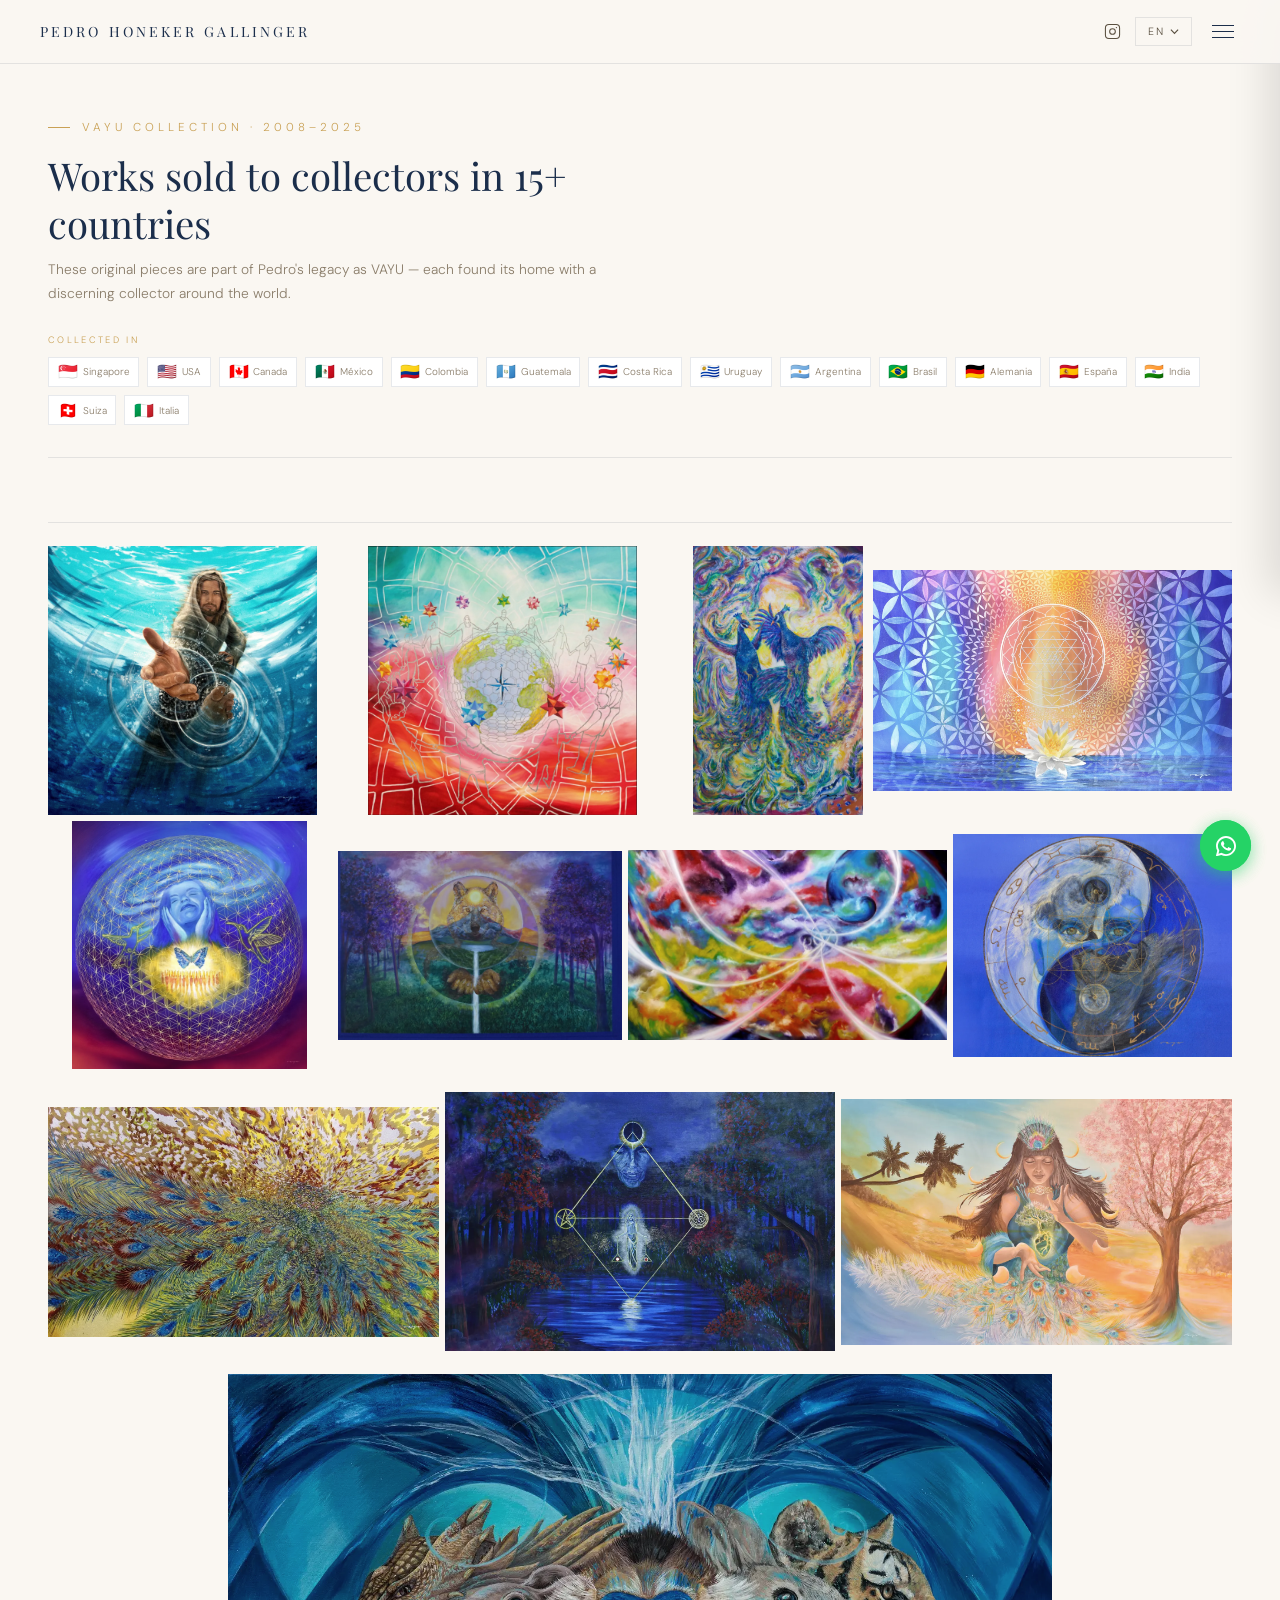
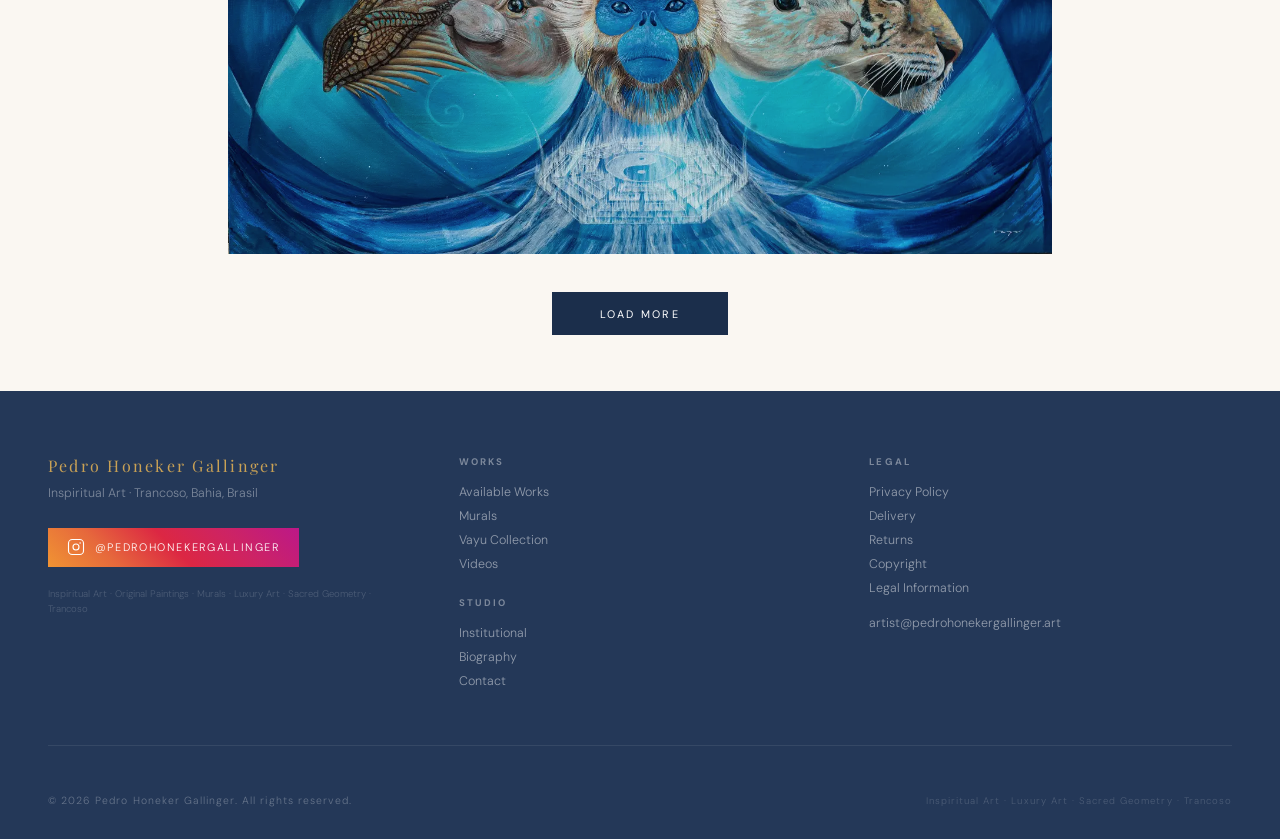
<file: vayu-collection.html>
<!DOCTYPE html>
<html lang="en">
<head>
<meta charset="UTF-8">
<!-- Google tag (gtag.js) -->
<script async src="https://www.googletagmanager.com/gtag/js?id=G-E3Y2C40KEM"></script>
<script>
  window.dataLayer = window.dataLayer || [];
  function gtag(){dataLayer.push(arguments);}
  gtag('js', new Date());
  gtag('config', 'G-E3Y2C40KEM');
</script>
<meta name="viewport" content="width=device-width, initial-scale=1.0">
<title>Vayu Collection · Pedro Honeker Gallinger — Inspiritual Art</title>
<meta name="description" content="Vayu Collection 2015-2025. Original paintings by Pedro Honeker Gallinger, collected in 15+ countries worldwide.">
<link href="https://fonts.googleapis.com/css2?family=Playfair+Display:ital,wght@0,400;0,500;1,400&family=DM+Sans:wght@200;300;400&display=swap" rel="stylesheet">
<style>

@import url('https://fonts.googleapis.com/css2?family=Playfair+Display:ital,wght@0,400;0,500;1,400&family=DM+Sans:wght@200;300;400&display=swap');
*,*::before,*::after{box-sizing:border-box;margin:0;padding:0}
:root{
  --cream:#FAF7F2;--cream2:#F2EDE3;--blue:#1B2E4B;--blue2:#243858;
  --gold:#C9A155;--gold2:#B88C3F;--text:#2A2215;--text-mid:#5A5040;
  --text-light:#8A7D6A;--border:rgba(27,46,75,0.1);--wa:#25D366;
}
body{font-family:'DM Sans',sans-serif;background:var(--cream);color:var(--text);font-weight:300}
nav{display:flex;align-items:center;justify-content:space-between;padding:1rem 3rem;background:rgba(250,247,242,0.97);border-bottom:1px solid var(--border);position:sticky;top:0;z-index:100}
.nav-logo{font-family:'Playfair Display',serif;font-size:0.85rem;letter-spacing:0.18em;text-transform:uppercase;color:var(--blue)}
.nav-links{display:flex;gap:1.8rem;list-style:none}
.nav-links a{font-size:0.68rem;letter-spacing:0.15em;text-transform:uppercase;color:var(--text-mid);text-decoration:none}
.nav-links a:hover{color:var(--blue)}
.nav-btn{font-size:0.65rem;letter-spacing:0.18em;text-transform:uppercase;color:#fff;background:var(--gold);border:none;padding:0.55rem 1.3rem;cursor:pointer;text-decoration:none;font-family:'DM Sans',sans-serif}
.gallery-header{padding:3.5rem 3rem 2rem}
.eyebrow{font-size:0.72rem;letter-spacing:0.35em;text-transform:uppercase;color:var(--gold);margin-bottom:1rem;display:flex;align-items:center;gap:0.7rem}
.eyebrow-line{display:block;width:1.4rem;height:0.5px;background:var(--gold)}
.gallery-title{font-family:'Playfair Display',serif;font-size:clamp(1.8rem,3vw,2.5rem);font-weight:400;color:var(--blue);margin-bottom:0.7rem;max-width:42rem;line-height:1.25}
.gallery-sub{font-size:0.86rem;color:var(--text-light);max-width:38rem;line-height:1.7;margin-bottom:1.8rem}
.flags-label{font-size:0.58rem;letter-spacing:0.25em;text-transform:uppercase;color:var(--gold);margin-bottom:0.7rem}
.flags-row{display:flex;align-items:center;gap:0.5rem;flex-wrap:wrap;margin-bottom:2rem}
.flag-item{display:flex;align-items:center;gap:0.3rem;font-size:0.62rem;color:var(--text-light);background:#fff;border:0.5px solid var(--border);padding:0.22rem 0.55rem}
.flag{font-size:1rem}
.header-divider{height:0.5px;background:var(--border)}
.featured-section{padding:2rem 3rem 0}
.section-label{display:none}
.featured-grid{display:grid;grid-template-columns:repeat(3,1fr);gap:6px}
.feat-card{cursor:pointer;overflow:hidden;position:relative}
.feat-card img{width:100%;height:100%;display:block;object-fit:cover;filter:saturate(0.85);transition:transform 0.5s,filter 0.4s;background:transparent}
.feat-card:hover img{transform:scale(1.02);filter:saturate(1)}
.card-hover{position:absolute;bottom:0;left:0;right:0;padding:0.7rem 1rem;background:none;opacity:0;transition:opacity 0.35s}
.feat-card:hover .card-hover,.justrow-item:hover .card-hover{opacity:1}
.card-title{font-family:'Playfair Display',serif;font-size:1rem;color:#fff;font-style:italic}
.card-cta{font-size:0.55rem;letter-spacing:0.2em;text-transform:uppercase;color:var(--gold);margin-top:0.2rem}
/* EXPAND */
.expand-panel,.row-expand{display:none;background:#fff;border-top:2px solid var(--gold);border-bottom:1px solid var(--border);padding:4rem 3rem}
.expand-panel.open,.row-expand.open{display:block}
.expand-inner{max-width:900px;margin:0 auto;text-align:center}
.expand-close{font-size:0.58rem;letter-spacing:0.2em;text-transform:uppercase;color:var(--text-light);cursor:pointer;background:none;border:none;font-family:'DM Sans',sans-serif;padding:0;display:inline-flex;align-items:center;gap:0.4rem;margin-bottom:2.5rem;transition:color 0.2s}
.expand-close:hover{color:var(--blue)}
.expand-img{width:100%;display:block;max-height:82vh;object-fit:contain;margin-bottom:1.5rem;background:transparent}
.expand-details-row{display:flex;justify-content:center;gap:8px;margin-bottom:2rem}
.expand-detail-thumb{height:120px;width:auto;display:block;cursor:pointer;filter:saturate(0.75);transition:filter 0.3s,border-color 0.3s;border:2px solid transparent;background:transparent;object-fit:contain}
.expand-detail-thumb:hover{filter:saturate(1);border-color:var(--gold)}
.expand-divider{height:0.5px;background:var(--border);margin:2rem 0}
.expand-tag{font-size:0.55rem;letter-spacing:0.28em;text-transform:uppercase;color:var(--gold);margin-bottom:0.6rem}
.expand-title{font-family:'Playfair Display',serif;font-size:2.2rem;font-weight:400;color:var(--blue);line-height:1.1;margin-bottom:0.5rem}
.expand-meta{font-size:0.78rem;color:var(--text-light);margin-bottom:0.3rem;line-height:1.6}
.expand-collection{font-size:0.78rem;color:var(--text-mid);font-style:italic;margin-bottom:2rem}
.expand-conc{font-size:0.62rem;letter-spacing:0.2em;text-transform:uppercase;color:var(--text-mid);margin-bottom:1.2rem}
.expand-btns{display:flex;justify-content:center;gap:0.8rem;flex-wrap:wrap}
.btn-wa-s{display:flex;align-items:center;gap:0.55rem;font-size:0.65rem;letter-spacing:0.15em;text-transform:uppercase;color:#fff;background:var(--wa);border:none;padding:0.8rem 1.5rem;cursor:pointer;text-decoration:none;transition:opacity 0.2s;font-family:'DM Sans',sans-serif}
.btn-wa-s:hover{opacity:0.88}
.btn-em-s{display:flex;align-items:center;gap:0.55rem;font-size:0.65rem;letter-spacing:0.15em;text-transform:uppercase;color:var(--blue);background:transparent;border:0.5px solid rgba(27,46,75,0.25);padding:0.8rem 1.5rem;cursor:pointer;text-decoration:none;transition:border-color 0.2s,color 0.2s;font-family:'DM Sans',sans-serif}
.btn-em-s:hover{border-color:var(--gold);color:var(--gold)}
.feat-loadmore-wrap{padding:2.5rem 0;text-align:center}
.grid-section{display:block;padding:0 3rem}
.grid-section{display:block}
.grid-divider{height:0.5px;background:var(--border);margin:0 0 1.5rem}
.grid-label{display:none}
.justified-gallery{width:100%}
.justrow{display:flex;gap:6px;margin-bottom:6px;align-items:stretch}
/* Cada item: fondo cremoso, imagen con object-fit:contain = nunca recortada */
.justrow-item{cursor:pointer;position:relative;overflow:hidden;background:transparent;flex-shrink:0;flex-grow:1}
.justrow-item img{width:100%;height:100%;display:block;object-fit:contain;filter:saturate(0.85);transition:transform 0.4s,filter 0.4s}
.justrow-item:hover img{transform:scale(1.02);filter:saturate(1)}
.load-wrap{padding:2rem 0 3.5rem;text-align:center}
.btn-load{font-size:0.68rem;letter-spacing:0.22em;text-transform:uppercase;color:#fff;background:var(--blue);border:none;padding:0.9rem 3rem;cursor:pointer;font-family:'DM Sans',sans-serif;transition:background 0.2s}
.btn-load:hover{background:var(--blue2)}
.btn-load.hidden{display:none}
.wa-float{position:fixed;bottom:1.8rem;right:1.8rem;z-index:999;display:flex;flex-direction:column;align-items:flex-end;gap:0.4rem}
.wa-tooltip{background:#fff;border:0.5px solid rgba(0,0,0,0.08);padding:0.45rem 0.8rem;font-size:0.68rem;color:var(--text-mid);box-shadow:0 4px 14px rgba(0,0,0,0.1);opacity:0;transform:translateY(4px);transition:opacity 0.3s,transform 0.3s;white-space:nowrap}
.wa-float:hover .wa-tooltip{opacity:1;transform:translateY(0)}
.wa-circle{width:3.2rem;height:3.2rem;border-radius:50%;background:var(--wa);display:flex;align-items:center;justify-content:center;box-shadow:0 4px 16px rgba(37,211,102,0.3);text-decoration:none;animation:wap 2.5s ease-in-out infinite}
@keyframes wap{0%,100%{box-shadow:0 4px 16px rgba(37,211,102,0.3)}50%{box-shadow:0 4px 24px rgba(37,211,102,0.55),0 0 0 7px rgba(37,211,102,0.08)}}


/* SITE NAV & FOOTER (from main site) */
.site-nav{display:flex;align-items:center;justify-content:space-between;padding:0.8rem 3rem;background:rgba(250,247,242,0.97);border-bottom:1px solid var(--border);position:sticky;top:0;z-index:200;backdrop-filter:blur(12px)}
.nav-logo{font-family:'Playfair Display',serif;font-size:0.9rem;letter-spacing:0.18em;text-transform:uppercase;color:var(--blue);text-decoration:none}
.site-nav .nav-links{display:flex;gap:1.8rem;list-style:none;align-items:center}
.site-nav .nav-links a{font-size:0.68rem;letter-spacing:0.15em;text-transform:uppercase;color:var(--text-mid);text-decoration:none;transition:color 0.2s}
.site-nav .nav-links a:hover{color:var(--blue)}
.nav-right{display:flex;align-items:center;gap:1.2rem}
.nav-ig{color:var(--text-mid);transition:color 0.2s;display:flex;align-items:center}
.nav-ig:hover{color:var(--blue)}
.site-nav .nav-btn{font-size:0.65rem;letter-spacing:0.18em;text-transform:uppercase;color:#fff;background:var(--gold);border:none;padding:0.55rem 1.3rem;cursor:pointer;text-decoration:none;transition:background 0.2s;font-family:'DM Sans',sans-serif}
.site-nav .nav-btn:hover{background:var(--gold2)}
/* Lang dropdown */
.lang-drop{position:relative}
.lang-toggle{font-size:0.65rem;letter-spacing:0.15em;font-weight:300;color:var(--text-mid);background:transparent;border:0.5px solid var(--border);padding:0.4rem 0.7rem;cursor:pointer;text-transform:uppercase;font-family:'DM Sans',sans-serif;display:flex;align-items:center;gap:0.35rem;transition:border-color 0.2s,color 0.2s}
.lang-toggle:hover{border-color:var(--gold);color:var(--blue)}
.lang-toggle svg{width:10px;height:10px;transition:transform 0.2s}
.lang-drop.open .lang-toggle svg{transform:rotate(180deg)}
.lang-menu{position:absolute;top:calc(100% + 6px);right:0;background:#fff;border:1px solid var(--border);box-shadow:0 8px 24px rgba(0,0,0,0.1);min-width:160px;opacity:0;visibility:hidden;transform:translateY(-6px);transition:all 0.2s;z-index:300}
.lang-drop.open .lang-menu{opacity:1;visibility:visible;transform:translateY(0)}
.lang-option{display:flex;align-items:center;gap:0.7rem;padding:0.6rem 1rem;font-size:0.7rem;letter-spacing:0.08em;color:var(--text-mid);cursor:pointer;transition:background 0.15s,color 0.15s;font-family:'DM Sans',sans-serif;border:none;background:none;width:100%;text-align:left}
.lang-option:hover{background:var(--cream2);color:var(--blue)}
.lang-option.active{color:var(--gold);font-weight:400}
.lang-option-code{font-size:0.58rem;letter-spacing:0.12em;color:var(--text-light);min-width:1.6rem;text-transform:uppercase}
/* Footer */
footer{background:var(--blue2);padding:4rem 3rem 2rem;color:rgba(255,255,255,0.6)}
.footer-top{display:grid;grid-template-columns:1fr 1fr 1fr;gap:3rem;margin-bottom:3rem;padding-bottom:3rem;border-bottom:0.5px solid rgba(255,255,255,0.08)}
.footer-logo{font-family:'Playfair Display',serif;font-size:1rem;color:var(--gold);letter-spacing:0.14em;margin-bottom:0.5rem}
.footer-tagline{font-size:0.78rem;color:rgba(255,255,255,0.4);line-height:1.6;margin-bottom:1.5rem}
.footer-ig-btn{display:inline-flex;align-items:center;gap:0.6rem;font-size:0.68rem;letter-spacing:0.15em;text-transform:uppercase;color:#fff;background:linear-gradient(45deg,#f09433,#e6683c,#dc2743,#cc2366,#bc1888);border:none;padding:0.65rem 1.2rem;cursor:pointer;text-decoration:none;transition:opacity 0.2s;font-family:'DM Sans',sans-serif}
.footer-ig-btn:hover{opacity:0.88}
.footer-col h5{font-size:0.6rem;letter-spacing:0.22em;text-transform:uppercase;color:rgba(255,255,255,0.4);margin-bottom:1rem}
.footer-col a{display:block;font-size:0.78rem;color:rgba(255,255,255,0.5);text-decoration:none;margin-bottom:0.5rem;transition:color 0.2s}
.footer-col a:hover{color:var(--gold)}
.footer-seo{font-size:0.6rem;color:rgba(255,255,255,0.18);margin-top:1.2rem;line-height:1.6}
.footer-bottom{display:flex;justify-content:space-between;align-items:center;font-size:0.65rem;letter-spacing:0.1em;color:rgba(255,255,255,0.3);flex-wrap:wrap;gap:0.5rem}
/* Responsive */
html,body{overflow-x:hidden;max-width:100%}
@media(max-width:768px){
  .site-nav{padding:0.6rem 1.2rem;flex-wrap:wrap;gap:0.5rem}
  .site-nav .nav-links{gap:0.8rem;flex-wrap:wrap}
  .site-nav .nav-links a{font-size:0.6rem}
  .nav-logo{font-size:0.75rem}
  .gallery-header{padding:2rem 1.5rem 1.5rem}
  .featured-section{padding:1.5rem 1.5rem 0}
  .featured-grid{grid-template-columns:1fr}
  .justrow{flex-direction:column !important;height:auto !important}
  .justrow-item{width:100% !important;height:auto !important;flex:none !important;min-height:0 !important}
  .justrow-item img{width:100% !important;height:auto !important;object-fit:contain !important}
  .justified-row{flex-direction:column !important;height:auto !important}
  .expand-panel,.row-expand{padding:1.5rem 1rem}
  .expand-detail-thumb{height:90px}
  .grid-section{padding:0 1.5rem}
  .expand-panel,.row-expand{padding:2rem 1.5rem}
  .footer-top{grid-template-columns:1fr;gap:2rem}
}

/* ================================================================
   QUIET LUXURY NAV (replaces old nav)
   ================================================================ */
:root{--nav-h:64px}
nav.qn{position:sticky;top:0;z-index:200;height:var(--nav-h);display:flex;align-items:center;justify-content:space-between;padding:0 2.5rem;background:rgba(250,247,242,0.92);backdrop-filter:blur(14px) saturate(1.2);-webkit-backdrop-filter:blur(14px) saturate(1.2);border-bottom:0.5px solid var(--border)}
body.menu-open nav.qn{z-index:160}
.qn-logo{font-family:'Playfair Display',serif;font-size:0.88rem;letter-spacing:0.22em;text-transform:uppercase;color:var(--blue);text-decoration:none;font-weight:400;transition:color 0.25s}
.qn-logo:hover{color:var(--gold)}
.qn-right{display:flex;align-items:center;gap:0.9rem}
.qn-ig-nav{color:var(--text-mid);display:flex;align-items:center;transition:color 0.25s;text-decoration:none}
.qn-ig-nav:hover{color:var(--gold)}
.qn-lang-drop{position:relative}
.qn-lang-toggle{display:flex;align-items:center;gap:0.35rem;font-family:'DM Sans',sans-serif;font-size:0.66rem;letter-spacing:0.18em;text-transform:uppercase;font-weight:300;color:var(--text-mid);background:transparent;border:0.5px solid var(--border);padding:0.42rem 0.72rem;cursor:pointer;transition:border-color 0.25s,color 0.25s}
.qn-lang-toggle:hover{border-color:var(--gold);color:var(--blue)}
.qn-lang-toggle svg{width:9px;height:9px;transition:transform 0.25s}
.qn-lang-drop.open .qn-lang-toggle svg{transform:rotate(180deg)}
.qn-lang-drop.open .qn-lang-toggle{border-color:var(--gold);color:var(--blue)}
.qn-lang-menu{position:absolute;top:calc(100% + 6px);right:0;background:#fff;border:0.5px solid var(--border);box-shadow:0 10px 28px rgba(27,46,75,0.10);min-width:160px;opacity:0;visibility:hidden;transform:translateY(-6px);transition:opacity 0.25s,transform 0.25s,visibility 0s linear 0.25s;z-index:210}
.qn-lang-drop.open .qn-lang-menu{opacity:1;visibility:visible;transform:translateY(0);transition:opacity 0.25s,transform 0.25s,visibility 0s linear 0s}
.qn-lang-opt{display:flex;align-items:center;gap:0.7rem;width:100%;text-align:left;padding:0.6rem 1rem;font-family:'DM Sans',sans-serif;font-size:0.62rem;letter-spacing:0.18em;text-transform:uppercase;font-weight:300;color:var(--text-light);background:none;border:none;cursor:pointer;transition:background 0.15s,color 0.15s}
.qn-lang-opt span{font-size:0.72rem;letter-spacing:0.04em;text-transform:none;color:var(--text-mid);font-weight:300}
.qn-lang-opt:hover{background:var(--cream2);color:var(--blue)}
.qn-lang-opt:hover span{color:var(--blue)}
.qn-lang-opt.active{color:var(--gold)}
.qn-lang-opt.active span{color:var(--gold)}
.qn-burger{width:34px;height:34px;background:none;border:none;cursor:pointer;display:flex;flex-direction:column;justify-content:center;align-items:center;gap:5px;padding:0;position:relative}
.qn-burger span{display:block;width:22px;height:1px;background:var(--blue);transition:transform 0.4s cubic-bezier(0.65,0,0.35,1),opacity 0.3s,background 0.25s,width 0.4s;transform-origin:center}
.qn-burger:hover span{background:var(--gold)}
body.menu-open .qn-burger span:nth-child(1){transform:translateY(6px) rotate(45deg);width:24px}
body.menu-open .qn-burger span:nth-child(2){opacity:0;transform:scaleX(0)}
body.menu-open .qn-burger span:nth-child(3){transform:translateY(-6px) rotate(-45deg);width:24px}
.qn-overlay{position:fixed;top:0;right:0;width:340px;max-width:88vw;max-height:100vh;z-index:150;background:#FFFFFF;border-left:0.5px solid var(--border);box-shadow:-12px 0 40px rgba(0,0,0,0.12);transform:translateX(100%);transition:transform 0.45s cubic-bezier(0.65,0,0.35,1);display:flex;flex-direction:column;padding:calc(var(--nav-h) + 2rem) 2.5rem 2rem;overflow-y:auto}
body.menu-open .qn-overlay{transform:translateX(0)}

.qn-backdrop{position:fixed;inset:0;z-index:140;background:rgba(0,0,0,0.18);opacity:0;visibility:hidden;transition:opacity 0.4s ease,visibility 0s linear 0.4s}
body.menu-open .qn-backdrop{opacity:1;visibility:visible;transition:opacity 0.4s ease,visibility 0s linear 0s}
.qn-menu{position:relative;z-index:2;display:flex;flex-direction:column;gap:0.2rem}
.qn-menu a{font-family:'Playfair Display',serif;font-size:1.05rem;font-weight:400;color:var(--blue);text-decoration:none;letter-spacing:0.06em;position:relative;display:inline-block;padding:0.85rem 0;border-bottom:0.5px solid var(--border);transition:color 0.25s,padding-left 0.3s cubic-bezier(0.65,0,0.35,1);opacity:0;transform:translateX(15px)}
body.menu-open .qn-menu a{opacity:1;transform:translateX(0)}
body.menu-open .qn-menu a:nth-child(1){transition:opacity 0.4s 0.18s,transform 0.5s 0.18s,color 0.25s,padding-left 0.3s}
body.menu-open .qn-menu a:nth-child(2){transition:opacity 0.4s 0.22s,transform 0.5s 0.22s,color 0.25s,padding-left 0.3s}
body.menu-open .qn-menu a:nth-child(3){transition:opacity 0.4s 0.26s,transform 0.5s 0.26s,color 0.25s,padding-left 0.3s}
body.menu-open .qn-menu a:nth-child(4){transition:opacity 0.4s 0.30s,transform 0.5s 0.30s,color 0.25s,padding-left 0.3s}
body.menu-open .qn-menu a:nth-child(5){transition:opacity 0.4s 0.34s,transform 0.5s 0.34s,color 0.25s,padding-left 0.3s}
body.menu-open .qn-menu a:nth-child(6){transition:opacity 0.4s 0.38s,transform 0.5s 0.38s,color 0.25s,padding-left 0.3s}
body.menu-open .qn-menu a:nth-child(7){transition:opacity 0.4s 0.42s,transform 0.5s 0.42s,color 0.25s,padding-left 0.3s}
.qn-menu a:hover{color:var(--gold);padding-left:0.6rem}
.qn-foot{position:relative;z-index:2;display:flex;flex-direction:column;gap:1.2rem;padding-top:1.8rem;margin-top:1.2rem;border-top:0.5px solid var(--border);opacity:0;transition:opacity 0.4s 0.5s}
body.menu-open .qn-foot{opacity:1}
.qn-ig{display:flex;align-items:center;gap:0.55rem;font-size:0.7rem;letter-spacing:0.16em;text-transform:uppercase;color:var(--text-mid);text-decoration:none;transition:color 0.25s}
.qn-ig:hover{color:var(--gold)}
.qn-ig svg{width:14px;height:14px}
body.menu-open{overflow:hidden}
@media(max-width:768px){nav.qn{padding:0 1.2rem}.qn-logo{font-size:0.72rem;letter-spacing:0.16em}}

</style>
</head>
<body>

<script>
/* ══════════════════════════════════════════════════════════════
   LANGUAGE DETECTION — auto by country/timezone, manual override
   Stores choice in localStorage('phg_lang')
   ══════════════════════════════════════════════════════════════ */
(function(){
  var stored=null;
  try{stored=localStorage.getItem('phg_lang');}catch(e){}
  var detected=null;
  if(stored&&['en','es','pt','ar','ja','zh'].includes(stored)){
    detected=stored;
  } else {
    var tz=(Intl.DateTimeFormat().resolvedOptions().timeZone||'').toLowerCase();
    var nv=(navigator.language||'').toLowerCase();
    if(/brazil|sao_paulo|brasilia|belem|manaus|fortaleza|recife|bahia|maceio/.test(tz)) detected='pt';
    else if(nv.startsWith('pt')) detected='pt';
    else if(/argentina|chile|colombia|mexico|peru|uruguay|venezuela|bolivia|ecuador|paraguay|cuba|panama|costa_rica|guatemala|honduras|nicaragua|salvador|asuncion|montevideo|bogota|lima|santiago|madrid/.test(tz)) detected='es';
    else if(nv.startsWith('es')) detected='es';
    else if(/tokyo|japan/.test(tz)||nv.startsWith('ja')) detected='ja';
    else if(/shanghai|hong_kong|taipei|macau|china/.test(tz)||nv.startsWith('zh')) detected='zh';
    else if(/riyadh|dubai|qatar|kuwait|bahrain|oman|egypt|cairo|amman|beirut|baghdad|casablanca|tunis|algiers|tripoli/.test(tz)||nv.startsWith('ar')) detected='ar';
    else detected='en';
  }
  if(!['en','es','pt','ar','ja','zh'].includes(detected)) detected='en';
  window.phgLang=detected;
  document.addEventListener('DOMContentLoaded',function(){
    var qn=document.getElementById('qnLangCode');
    if(qn) qn.textContent=detected.toUpperCase();
    document.querySelectorAll('.qn-lang-opt').forEach(function(b){
      b.classList.toggle('active',b.dataset.lang===detected);
    });
    document.documentElement.lang=detected;
    document.documentElement.dir=(detected==='ar')?'rtl':'ltr';
  });
})();

/* ══════════════════════════════════════════════════════════════
   IMAGE HELPER — builds real filenames from the provided list
   Convention: {Slug}-Pedro-Honeker-Gallinger-Vayu.webp
               {Slug}-Pedro-Honeker-Gallinger-Vayu-{detail}.webp
   ══════════════════════════════════════════════════════════════ */
function img(slug,detail){
  // Handle pre-encoded slugs
  var base=slug+'-Pedro-Honeker-Gallinger-Vayu';
  return detail ? base+'-'+detail+'.webp' : base+'.webp';
}

/* ══════════════════════════════════════════════════════════════
   COUNTRIES displayed in header flags row
   ══════════════════════════════════════════════════════════════ */
const COUNTRIES=[
  {flag:'🇸🇬',name:'Singapore'},{flag:'🇺🇸',name:'USA'},{flag:'🇨🇦',name:'Canada'},
  {flag:'🇲🇽',name:'México'},{flag:'🇨🇴',name:'Colombia'},{flag:'🇬🇹',name:'Guatemala'},
  {flag:'🇨🇷',name:'Costa Rica'},{flag:'🇺🇾',name:'Uruguay'},{flag:'🇦🇷',name:'Argentina'},
  {flag:'🇧🇷',name:'Brasil'},{flag:'🇩🇪',name:'Alemania'},{flag:'🇪🇸',name:'España'},
  {flag:'🇮🇳',name:'India'},{flag:'🇨🇭',name:'Suiza'},{flag:'🇮🇹',name:'Italia'}
];

const PLACES={
  en:{'Argentina':'Argentina','Brasil':'Brazil','Colombia':'Colombia','España':'Spain',
      'USA':'USA','Guatemala':'Guatemala','México':'Mexico','Entre Rios, Argentina':'Entre Ríos, Argentina',
      'New York, USA':'New York, USA','Rio de Janeiro, Brasil':'Rio de Janeiro, Brazil',
      'Alemania':'Germany','Vitoria, Brasil':'Vitória, Brazil','Curitiba, Brasil':'Curitiba, Brazil',
      'Bogotá, Colombia':'Bogotá, Colombia','Paraná, Argentina':'Paraná, Argentina',
      'Palma de Mallorca, España':'Palma de Mallorca, Spain','Buenos Aires, Argentina':'Buenos Aires, Argentina',
      'Brasilia, Brasil':'Brasília, Brazil','Palmeira, Brasil':'Palmeira, Brazil',
      'Paraná, Brasil':'Paraná, Brazil','Hawaii, USA':'Hawaii, USA','Mexico DF':'Mexico City, Mexico',
      'La Plata, Argentina':'La Plata, Argentina','Florianópolis, Brasil':'Florianópolis, Brazil',
      'Madrid, España':'Madrid, Spain','Rio Grande do Sul, Brasil':'Rio Grande do Sul, Brazil',
      'Ciudad de Guatemala':'Guatemala City','personal':"Artist's personal collection"},
  es:{'Argentina':'Argentina','Brasil':'Brasil','Colombia':'Colombia','España':'España',
      'USA':'Estados Unidos','Guatemala':'Guatemala','México':'México','Entre Rios, Argentina':'Entre Ríos, Argentina',
      'New York, USA':'Nueva York, EE.UU.','Rio de Janeiro, Brasil':'Río de Janeiro, Brasil',
      'Alemania':'Alemania','Vitoria, Brasil':'Vitória, Brasil','Curitiba, Brasil':'Curitiba, Brasil',
      'Bogotá, Colombia':'Bogotá, Colombia','Paraná, Argentina':'Paraná, Argentina',
      'Palma de Mallorca, España':'Palma de Mallorca, España','Buenos Aires, Argentina':'Buenos Aires, Argentina',
      'Brasilia, Brasil':'Brasilia, Brasil','Palmeira, Brasil':'Palmeira, Brasil',
      'Paraná, Brasil':'Paraná, Brasil','Hawaii, USA':'Hawái, EE.UU.','Mexico DF':'Ciudad de México',
      'La Plata, Argentina':'La Plata, Argentina','Florianópolis, Brasil':'Florianópolis, Brasil',
      'Madrid, España':'Madrid, España','Rio Grande do Sul, Brasil':'Rio Grande do Sul, Brasil',
      'Ciudad de Guatemala':'Ciudad de Guatemala','personal':'Acervo personal del artista'},
  pt:{'Argentina':'Argentina','Brasil':'Brasil','Colombia':'Colômbia','España':'Espanha',
      'USA':'Estados Unidos','Guatemala':'Guatemala','México':'México','Entre Rios, Argentina':'Entre Ríos, Argentina',
      'New York, USA':'Nova York, EUA','Rio de Janeiro, Brasil':'Rio de Janeiro, Brasil',
      'Alemania':'Alemanha','Vitoria, Brasil':'Vitória, Brasil','Curitiba, Brasil':'Curitiba, Brasil',
      'Bogotá, Colombia':'Bogotá, Colômbia','Paraná, Argentina':'Paraná, Argentina',
      'Palma de Mallorca, España':'Palma de Maiorca, Espanha','Buenos Aires, Argentina':'Buenos Aires, Argentina',
      'Brasilia, Brasil':'Brasília, Brasil','Palmeira, Brasil':'Palmeira, Brasil',
      'Paraná, Brasil':'Paraná, Brasil','Hawaii, USA':'Havaí, EUA','Mexico DF':'Cidade do México',
      'La Plata, Argentina':'La Plata, Argentina','Florianópolis, Brasil':'Florianópolis, Brasil',
      'Madrid, España':'Madri, Espanha','Rio Grande do Sul, Brasil':'Rio Grande do Sul, Brasil',
      'Ciudad de Guatemala':'Cidade da Guatemala','personal':'Acervo pessoal do artista'},
  ar:{'Argentina':'الأرجنتين','Brasil':'البرازيل','Colombia':'كولومبيا','España':'إسبانيا',
      'USA':'الولايات المتحدة','Guatemala':'غواتيمالا','México':'المكسيك','Entre Rios, Argentina':'إنتري ريوس، الأرجنتين',
      'New York, USA':'نيويورك، الولايات المتحدة','Rio de Janeiro, Brasil':'ريو دي جانيرو، البرازيل',
      'Alemania':'ألمانيا','Vitoria, Brasil':'فيتوريا، البرازيل','Curitiba, Brasil':'كوريتيبا، البرازيل',
      'Bogotá, Colombia':'بوغوتا، كولومبيا','Paraná, Argentina':'بارانا، الأرجنتين',
      'Palma de Mallorca, España':'بالما دي مايوركا، إسبانيا','Buenos Aires, Argentina':'بوينس آيرس، الأرجنتين',
      'Brasilia, Brasil':'برازيليا، البرازيل','Palmeira, Brasil':'بالميرا، البرازيل',
      'Paraná, Brasil':'بارانا، البرازيل','Hawaii, USA':'هاواي، الولايات المتحدة','Mexico DF':'مكسيكو سيتي',
      'La Plata, Argentina':'لا بلاتا، الأرجنتين','Florianópolis, Brasil':'فلوريانوبوليس، البرازيل',
      'Madrid, España':'مدريد، إسبانيا','Rio Grande do Sul, Brasil':'ريو غراندي دو سول، البرازيل',
      'Ciudad de Guatemala':'مدينة غواتيمالا','personal':'المجموعة الشخصية للفنان'},
  ja:{'Argentina':'アルゼンチン','Brasil':'ブラジル','Colombia':'コロンビア','España':'スペイン',
      'USA':'アメリカ','Guatemala':'グアテマラ','México':'メキシコ','Entre Rios, Argentina':'エントレ・リオス、アルゼンチン',
      'New York, USA':'ニューヨーク、アメリカ','Rio de Janeiro, Brasil':'リオデジャネイロ、ブラジル',
      'Alemania':'ドイツ','Vitoria, Brasil':'ヴィトーリア、ブラジル','Curitiba, Brasil':'クリチバ、ブラジル',
      'Bogotá, Colombia':'ボゴタ、コロンビア','Paraná, Argentina':'パラナ、アルゼンチン',
      'Palma de Mallorca, España':'パルマ・デ・マヨルカ、スペイン','Buenos Aires, Argentina':'ブエノスアイレス、アルゼンチン',
      'Brasilia, Brasil':'ブラジリア、ブラジル','Palmeira, Brasil':'パルメイラ、ブラジル',
      'Paraná, Brasil':'パラナ、ブラジル','Hawaii, USA':'ハワイ、アメリカ','Mexico DF':'メキシコシティ',
      'La Plata, Argentina':'ラプラタ、アルゼンチン','Florianópolis, Brasil':'フロリアノポリス、ブラジル',
      'Madrid, España':'マドリード、スペイン','Rio Grande do Sul, Brasil':'リオグランデドスル、ブラジル',
      'Ciudad de Guatemala':'グアテマラシティ','personal':'アーティスト個人コレクション'},
  zh:{'Argentina':'阿根廷','Brasil':'巴西','Colombia':'哥伦比亚','España':'西班牙',
      'USA':'美国','Guatemala':'危地马拉','México':'墨西哥','Entre Rios, Argentina':'恩特雷里奥斯，阿根廷',
      'New York, USA':'纽约，美国','Rio de Janeiro, Brasil':'里约热内卢，巴西',
      'Alemania':'德国','Vitoria, Brasil':'维多利亚，巴西','Curitiba, Brasil':'库里蒂巴，巴西',
      'Bogotá, Colombia':'波哥大，哥伦比亚','Paraná, Argentina':'巴拉那，阿根廷',
      'Palma de Mallorca, España':'帕尔马，西班牙','Buenos Aires, Argentina':'布宜诺斯艾利斯，阿根廷',
      'Brasilia, Brasil':'巴西利亚，巴西','Palmeira, Brasil':'帕尔梅拉，巴西',
      'Paraná, Brasil':'巴拉那，巴西','Hawaii, USA':'夏威夷，美国','Mexico DF':'墨西哥城',
      'La Plata, Argentina':'拉普拉塔，阿根廷','Florianópolis, Brasil':'弗洛里亚诺波利斯，巴西',
      'Madrid, España':'马德里，西班牙','Rio Grande do Sul, Brasil':'南大河州，巴西',
      'Ciudad de Guatemala':'危地马拉城','personal':'艺术家私人收藏'},
};

function place(key,l){return(PLACES[l]&&PLACES[l][key])||PLACES['en'][key]||key;}
function collLabel(key,l){
  if(key==='personal') return place('personal',l);
  var labels={en:'Private collection',es:'Colección privada',pt:'Coleção privada',ar:'مجموعة خاصة',ja:'プライベートコレクション',zh:'私人收藏'};
  return (labels[l]||labels['en'])+' · '+place(key,l);
}

function tech(t,l){
  if(t==='oc'){
    var r={en:'Oil on canvas',es:'Óleo sobre tela',pt:'Óleo sobre tela',ar:'زيت على قماش',ja:'キャンバスに油彩',zh:'油画布'};
    return r[l]||r['en'];
  }
  if(t==='silk'){
    var r={en:'Acrylic on iridescent silk (Sari from India)',es:'Acrílico sobre seda iridiscente (Sari de India)',pt:'Acrílico sobre seda iridescente (Sari da Índia)',ar:'أكريليك على حرير متقزح (ساري هندي)',ja:'インドのサリー絹に描いたアクリル',zh:'亚克力颜料 · 彩虹光泽丝绸（印度纱丽）'};
    return r[l]||r['en'];
  }
  var r={en:'Acrylic on canvas',es:'Acrílico sobre tela',pt:'Acrílico sobre tela',ar:'أكريليك على قماش',ja:'キャンバスにアクリル',zh:'丙烯画布'};
  return r[l]||r['en'];
}

/* ══════════════════════════════════════════════════════════════
   TRANSLATIONS
   ══════════════════════════════════════════════════════════════ */
const T={
  en:{nav_home:'Home',nav_works:'Available Works',nav_murals:'Murals',nav_live:'Live Art',nav_vayu:'Vayu Collection',nav_bio:'Biography',nav_conc:'Contact',eyebrow:'Vayu Collection · 2008–2025',title:'Works sold to collectors in 15+ countries',
    sub:"These original pieces are part of Pedro's legacy as VAYU — each found its home with a discerning collector around the world.",
    flags:'Collected in',feat_label:"Artist's selection",grid_label:'More works',loadmore:'Load more',
    tag:'Original · Vayu Collection · Pedro Honeker Gallinger',
    conc:'Interested in a similar work or a new commission?',
    btn_wa:'WhatsApp',btn_em:'Private Email',close:'Close',tooltip:"Chat with Pedro's studio"},
  es:{nav_home:'Inicio',nav_works:'Obras Disponibles',nav_murals:'Murales',nav_live:'Arte en Vivo',nav_vayu:'Colección Vayu',nav_bio:'Biografía',nav_conc:'Contacto',eyebrow:'Colección Vayu · 2008–2025',title:'Obras vendidas a coleccionistas de más de 15 países',
    sub:'Una selección de 62 obras de entre más de 200 creadas entre 2008 y 2025.',
    flags:'Coleccionado en',feat_label:'Selección del artista',grid_label:'Más obras',loadmore:'Ver más',
    tag:'Original · Colección Vayu · Pedro Honeker Gallinger',
    conc:'¿Interesado en una obra similar o una nueva comisión?',
    btn_wa:'WhatsApp',btn_em:'Email Privado',close:'Cerrar',tooltip:'Conversa con el estudio de Pedro'},
  pt:{nav_home:'Início',nav_works:'Obras Disponíveis',nav_murals:'Murais',nav_live:'Arte ao Vivo',nav_vayu:'Coleção Vayu',nav_bio:'Biografia',nav_conc:'Contacto',eyebrow:'Coleção Vayu · 2008–2025',title:'Obras vendidas a colecionadores de mais de 15 países',
    sub:'Uma seleção de 62 obras de mais de 200 criadas entre 2008 e 2025.',
    flags:'Colecionado em',feat_label:'Seleção do artista',grid_label:'Mais obras',loadmore:'Ver mais',
    tag:'Original · Coleção Vayu · Pedro Honeker Gallinger',
    conc:'Interessado em uma obra similar ou uma nova comissão?',
    btn_wa:'WhatsApp',btn_em:'Email Privado',close:'Fechar',tooltip:'Converse com o estúdio de Pedro'},
  ar:{nav_home:'الرئيسية',nav_works:'الأعمال المتاحة',nav_murals:'الجداريات',nav_live:'الفن الحي',nav_vayu:'مجموعة فايو',nav_bio:'السيرة',nav_conc:'تواصل',eyebrow:'مجموعة فايو · 2008–2025',title:'أعمال بيعت لهواة جمع في أكثر من 15 دولة',
    sub:'مختارات من 62 عملاً من أصل أكثر من 200 عمل أُنجز بين 2008 و2025.',
    flags:'تم تجميعها في',feat_label:'اختيار الفنان',grid_label:'المزيد من الأعمال',loadmore:'تحميل المزيد',
    tag:'أصلي · مجموعة فايو · بيدرو هونيكر غالينغر',
    conc:'هل أنت مهتم بعمل مماثل أو لوحة جديدة بالطلب؟',
    btn_wa:'واتساب كونسيرج',btn_em:'بريد إلكتروني خاص',close:'إغلاق',tooltip:'تحدث مع استوديو بيدرو'},
  ja:{nav_home:'ホーム',nav_works:'利用可能な作品',nav_murals:'壁画',nav_live:'ライブアート',nav_vayu:'バイユコレクション',nav_bio:'略歴',nav_conc:'お問い合わせ',eyebrow:'バイユ・コレクション · 2008–2025',title:'15カ国以上のコレクターに渡った作品',
    sub:'2008年から2025年の間に制作された200点以上の作品から選ばれた62点。',
    flags:'収蔵国',feat_label:'アーティスト厳選作品',grid_label:'その他の作品',loadmore:'さらに読み込む',
    tag:'オリジナル · バイユ・コレクション · ペドロ・オネケル・ガリンガー',
    conc:'類似作品や新しい依頼作品にご興味はありますか？',
    btn_wa:'WhatsApp',btn_em:'プライベートメール',close:'閉じる',tooltip:'ペドロのスタジオへ'},
  zh:{nav_home:'首页',nav_works:'可用作品',nav_murals:'壁画',nav_live:'现场艺术',nav_vayu:'Vayu系列',nav_bio:'简介',nav_conc:'联系',eyebrow:'Vayu 系列 · 2008–2025',title:'作品已售往15个以上国家的收藏家',
    sub:'2008至2025年间创作的200余件作品中精选62件。',
    flags:'收藏于',feat_label:'艺术家精选',grid_label:'更多作品',loadmore:'加载更多',
    tag:'原作 · Vayu系列 · 佩德罗·奥内克尔·加林格尔',
    conc:'对类似作品或新定制作品感兴趣？',
    btn_wa:'WhatsApp',btn_em:'私人邮件',close:'关闭',tooltip:'联系Pedro的工作室'},
};

/* ══════════════════════════════════════════════════════════════
   ALL WORKS — slug maps to exact filename on disk
   ══════════════════════════════════════════════════════════════ */
const ALL=[
  // ── FEATURED ─────────────────────────────────────────────────────────────
  {title:'Ichtus',           slug:'Ichtus',                                                        w:100,h:100,t:'ac',  coll:'Entre Rios, Argentina',     details:[]},
  {title:'Soy Semilla',      slug:'Soy-Semilla',                                                   w:80, h:60, t:'ac',  coll:'Madrid, España',            details:['detail']},
  {title:'Luz al Instante',  slug:'Luz-Al-Instante',                                               w:80, h:120,t:'ac',  coll:'Paraná, Brasil',            details:[]},
  {title:'Enjoy the Silence',slug:'Enjoy-the-silence-2021',                                        w:80, h:60, t:'ac',  coll:'New York, USA',             details:[]},
  // ── GRID ──────────────────────────────────────────────────────────────────
  {title:'Corazón Portal',             slug:'Corazon-portal',                                      w:80, h:70, t:'ac',  coll:'Bogotá, Colombia',          details:[]},
  {title:'Maestro Lobo',               slug:'Maestro-lobo',                                        w:80, h:70, t:'ac',  coll:'Palma de Mallorca, España', details:['detail']},
  {title:'Familia',                    slug:'Familia',                                             w:90, h:70, t:'ac',  coll:'Buenos Aires, Argentina',   details:[]},
  {title:'Talismán Álmico',            slug:'Talisman-almico',                                     w:90, h:80, t:'ac',  coll:'Buenos Aires, Argentina',   details:[]},
  {title:'Real',                       slug:'Real',                                                w:80, h:60, t:'ac',  coll:'Buenos Aires, Argentina',   details:[]},
  {title:'Ecuanimidad',                slug:'ecuanimidad',                                         w:80, h:60, t:'ac',  coll:'Palma de Mallorca, España', details:[]},
  {title:'Nuevos Despertares',         slug:'Nuevos-despertares',                                  w:80, h:60, t:'ac',  coll:'La Plata, Argentina',       details:[]},
  {title:'Unidos siempre. La raíz y las ramas, como un solo cuerpo.', slug:'Unidos', w:80,h:60,t:'ac', coll:'Paraná, Argentina', details:[]},
  {title:'Millones de Manifestaciones',slug:'millones-de-manifestaciones-una-misma-proporsion',   w:80, h:60, t:'ac',  coll:'Vitoria, Brasil',           details:['detail1','detail2']},
  {title:'Cura y Conciencia',          slug:'Cura-y-conciencia',                                   w:80, h:60, t:'ac',  coll:'Paraná, Argentina',         details:[]},
  {title:'Visión',                     slug:'Vision',                                              w:80, h:60, t:'ac',  coll:'Curitiba, Brasil',          details:[]},
  {title:'Txana Ixa',                  slug:'Txana-Ixa',                                           w:60, h:80, t:'ac',  coll:'Rio Grande do Sul, Brasil', details:[]},
  {title:'Nectar Amrita',              slug:'Nectar-Amrita',                                       w:60, h:80, t:'ac',  coll:'Mexico DF',                 details:[]},
  {title:'Jai Bolo',                   slug:'Jai-Bolo',                                            w:100,h:100,t:'ac',  coll:'Buenos Aires, Argentina',   details:[]},
  {title:'Pushkar',                    slug:'Pushkar',                                             w:120,h:90, t:'oc',  coll:'Buenos Aires, Argentina',   details:[]},
  {title:'Nueva Era',                  slug:'Nueva-Era',                                           w:100,h:100,t:'ac',  coll:'Buenos Aires, Argentina',   details:['jpg-detail']},
  {title:'Nueva Era 2',                slug:'Nueva-era-2',                                         w:100,h:100,t:'ac',  coll:'Buenos Aires, Argentina',   details:[]},
  {title:'Flower of Life',             slug:'Flower-of-life',                                      w:100,h:100,t:'silk',coll:'Vitoria, Brasil',           details:['detail']},
  {title:'Anahata',                    slug:'Anahata',                                             w:90, h:90, t:'ac',  coll:'Rio de Janeiro, Brasil',    details:[]},
  {title:'Todo',                       slug:'Todo',                                                w:90, h:90, t:'ac',  coll:'Buenos Aires, Argentina',   details:[]},
  {title:'Elementales',                slug:'Elementales',                                         w:70, h:70, t:'ac',  coll:'Entre Rios, Argentina',     details:['Detail']},
  {title:'Starry Eye',                 slug:'Starry-eye',                                          w:60, h:50, t:'ac',  coll:'Buenos Aires, Argentina',   details:[]},
  {title:'Maps and Cities',            slug:'Maps-and-cities',                                     w:90, h:130,t:'ac',  coll:'personal',                  details:[]},
  {title:'Esa Noche en el Bosque',     slug:'Esa-noche-en-el-bosque',                              w:110,h:90, t:'ac',  coll:'personal',                  details:[]},
  {title:'Fuego',                      slug:'Fuego',                                               w:200,h:100,t:'ac',  coll:'Buenos Aires, Argentina',   details:[]},
  {title:'Energy Hole',                slug:'Energy-hole',                                         w:80, h:60, t:'oc',  coll:'Bogotá, Colombia',          details:[]},
  {title:'Túnel Azul',                 slug:'Tunel-Azul',                                          w:50, h:70, t:'ac',  coll:'Buenos Aires, Argentina',   details:[]},
  {title:'Shiva',                      slug:'Shiva',                                               w:70, h:70, t:'ac',  coll:'Buenos Aires, Argentina',   details:[]},
  {title:'Bhakti',                     slug:'BHAKTI',                                              w:70, h:70, t:'ac',  coll:'New York, USA',             details:[]},
  {title:'Prana',                      slug:'Prana',                                               w:70, h:70, t:'ac',  coll:'New York, USA',             details:[]},
  {title:'Shakti',                     slug:'Shakti',                                              w:70, h:70, t:'ac',  coll:'New York, USA',             details:[]},
  {title:'Karma',                      slug:'Karma',                                               w:70, h:70, t:'ac',  coll:'New York, USA',             details:[]},
  {title:'Bindu',                      slug:'Bindu',                                               w:70, h:70, t:'ac',  coll:'New York, USA',             details:[]},
  {title:'Amrita',                     slug:'Amrita',                                              w:70, h:70, t:'ac',  coll:'New York, USA',             details:[]},
  {title:'Magia y Mística',            slug:'Magia-y-mistica',                                     w:90, h:90, t:'ac',  coll:'Curitiba, Brasil',          details:[]},
  {title:'Cura',                       slug:'cura',                                                w:70, h:70, t:'ac',  coll:'Curitiba, Brasil',          details:[]},
  {title:'Em Nós Confio',              slug:'Em-nos-confio',                                       w:60, h:80, t:'ac',  coll:'Brasilia, Brasil',          details:[]},
  {title:'Águila y Quetzal',           slug:'Aguila-y-quetzal',                                    w:80, h:60, t:'ac',  coll:'Entre Rios, Argentina',     details:[]},
  {title:'Aquario',                    slug:'Aquario',                                             w:90, h:70, t:'ac',  coll:'Alemania',                  details:['detail']},
  {title:'Arut Perum Jhoti',           slug:'Arut-perum-jhoti',                                    w:80, h:60, t:'ac',  coll:'Vitoria, Brasil',           details:[]},
  {title:'Co-li-bri',                  slug:'Co-li-bri',                                           w:80, h:60, t:'ac',  coll:'Curitiba, Brasil',          details:[]},
  {title:'Equilibrio',                 slug:'equilibrio',                                          w:70, h:70, t:'ac',  coll:'Palmeira, Brasil',          details:[]},
  {title:'La Noche del Cielo',         slug:'La-noche-del-cielo',                                  w:120,h:90, t:'ac',  coll:'Buenos Aires, Argentina',   details:[]},
  {title:'Light Network',              slug:'Light-Network',                                       w:200,h:100,t:'ac',  coll:'Ciudad de Guatemala',       details:[]},
  {title:'Metamorfosis',               slug:'Metamorfosis-2020',                                   w:60, h:70, t:'ac',  coll:'Hawaii, USA',               details:[]},
  {title:'O Chamado',                  slug:'O-chamado',                                           w:90, h:90, t:'ac',  coll:'Florianópolis, Brasil',      details:[]},
  {title:'Plenitud',                   slug:'Plenitud',                                            w:80, h:60, t:'silk',coll:'Entre Rios, Argentina',      details:['detail1','detail2']},
  {title:'Red Amor',                   slug:'Red-Amor',                                            w:80, h:80, t:'ac',  coll:'Curitiba, Brasil',          details:[]},
  {title:'Rey Corazón',                slug:'Rey-Corazon',                                         w:80, h:80, t:'ac',  coll:'Buenos Aires, Argentina',   details:[]},
  {title:'Soy Amor Todo Es Amor',      slug:'Soy-Amor-Todo-Es-Amor',                               w:80, h:80, t:'ac',  coll:'Buenos Aires, Argentina',   details:[]},
  {title:'Yo Soy',                     slug:'Yo-Soy',                                              w:80, h:60, t:'ac',  coll:'Entre Rios, Argentina',     details:['detail1','detail2']},
];

const FEATURED=ALL.filter(o=>o.featured);
const GRID=ALL.filter(o=>!o.featured).map(o=>({...o,r:o.w/o.h}));

let lang='en', shownCount=0, activeKey=null;
const TARGET=320, MIN=220, MAX=480, GAP=6, BATCH=12;

function detectLang(){
  try{var s=localStorage.getItem('phg_lang');if(s&&['en','es','pt','ar','ja','zh'].includes(s))return s;}catch(e){}
  return window.phgLang||'en';
}

function waUrl(title){
  var m={
    en:'Hello Pedro. I was moved by your work "'+title+'" and I\'d love to know more about a similar commission.',
    es:'Hola Pedro. Me emocionó tu obra "'+title+'" y me gustaría consultar sobre una comisión similar.',
    pt:'Olá Pedro. Me emocionei com sua obra "'+title+'" e gostaria de saber mais sobre uma comissão similar.',
    ar:'مرحبا بيدرو. أثار عملك "'+title+'" مشاعري وأودّ الاستفسار عن لوحة مماثلة.',
    ja:'ペドロさん、「'+title+'」に深く感動しました。類似作品の制作についてお聞きしたいです。',
    zh:'你好Pedro，您的作品《'+title+'》深深打动了我，我想了解类似委托创作的可能性。'
  };
  return 'https://wa.me/5511920150899?text='+encodeURIComponent(m[lang]||m['en']);
}

function panelHTML(obra){
  var t=T[lang]||T['en'];
  var det=obra.details.length
    ? '<div class="expand-details-row">'+obra.details.map(function(d){
        var detSrc=img(obra.slug,d);
        return '<img src="'+detSrc+'" class="expand-detail-thumb" alt="'+obra.title+' detail" loading="lazy" onclick="showDetailFull(this,\''+detSrc+'\')" style="cursor:zoom-in;">';
      }).join('')+'</div>'
    : '';
  var dims=obra.w+' × '+obra.h+' cm';
  return '<div class="expand-inner">'
    +'<button class="expand-close" onclick="closeExpand()">← '+t.close+'</button>'
    +'<img src="'+img(obra.slug)+'" class="expand-img" alt="'+obra.title+' — Pedro Honeker Gallinger — Inspiritual Art" loading="lazy">'
    +det
    +'<div class="expand-divider"></div>'
    +'<div class="expand-tag">'+t.tag+'</div>'
    +'<h2 class="expand-title">'+obra.title+'</h2>'
    +'<p class="expand-meta">'+tech(obra.t,lang)+' · '+dims+'</p>'
    +'<p class="expand-collection">'+collLabel(obra.coll,lang)+'</p>'
    +'<div class="expand-divider"></div>'
    +'<p class="expand-conc">'+t.conc+'</p>'
    +'<div class="expand-btns">'
    +'<a href="'+waUrl(obra.title)+'" class="btn-wa-s" target="_blank">'
    +'<svg width="14" height="14" viewBox="0 0 24 24" fill="white"><path d="M17.472 14.382c-.297-.149-1.758-.867-2.03-.967-.273-.099-.471-.148-.67.15-.197.297-.767.966-.94 1.164-.173.199-.347.223-.644.075-.297-.15-1.255-.463-2.39-1.475-.883-.788-1.48-1.761-1.653-2.059-.173-.297-.018-.458.13-.606.134-.133.298-.347.446-.52.149-.174.198-.298.298-.497.099-.198.05-.371-.025-.52-.075-.149-.669-1.612-.916-2.207-.242-.579-.487-.5-.669-.51-.173-.008-.371-.01-.57-.01-.198 0-.52.074-.792.372-.272.297-1.04 1.016-1.04 2.479 0 1.462 1.065 2.875 1.213 3.074.149.198 2.096 3.2 5.077 4.487.709.306 1.262.489 1.694.625.712.227 1.36.195 1.871.118.571-.085 1.758-.719 2.006-1.413.248-.694.248-1.289.173-1.413-.074-.124-.272-.198-.57-.347z"/><path d="M12 0C5.373 0 0 5.373 0 12c0 2.123.554 4.112 1.522 5.837L.057 23.215a.75.75 0 00.93.93l5.378-1.465A11.945 11.945 0 0012 24c6.627 0 12-5.373 12-12S18.627 0 12 0zm0 21.75a9.712 9.712 0 01-4.964-1.362l-.356-.212-3.692 1.005 1.005-3.693-.213-.355A9.714 9.714 0 012.25 12C2.25 6.615 6.615 2.25 12 2.25S21.75 6.615 21.75 12 17.385 21.75 12 21.75z"/></svg>'
    +t.btn_wa+'</a>'
    +'<a href="mailto:artist@pedrohonekergallinger.art?subject=Commission - '+encodeURIComponent(obra.title)+'" class="btn-em-s">'+t.btn_em+'</a>'
    +'</div>'
    +'</div>';
}

function showDetailFull(el, src){
  var mainImg=el.closest('.expand-inner').querySelector('.expand-img');
  if(mainImg){
    mainImg.src=src;
    mainImg.scrollIntoView({behavior:'smooth',block:'center'});
    // highlight selected thumb
    el.closest('.expand-details-row').querySelectorAll('.expand-detail-thumb').forEach(function(t){t.style.borderColor='transparent';});
    el.style.borderColor='var(--gold)';
  }
}
function closeExpand(){
  document.querySelectorAll('.expand-panel,.row-expand').forEach(function(p){p.classList.remove('open');p.innerHTML='';});
  activeKey=null;
}
function openFeat(i){
  var panel=document.getElementById('feat-expand');
  if(activeKey==='f'+i){closeExpand();return;}
  closeExpand(); activeKey='f'+i;
  panel.innerHTML=panelHTML(FEATURED[i]);
  panel.classList.add('open');
  setTimeout(function(){panel.scrollIntoView({behavior:'smooth',block:'start'});},50);
}
function openGrid(i,rowEl){
  if(activeKey==='g'+i){closeExpand();return;}
  closeExpand(); activeKey='g'+i;
  var expand=rowEl.nextElementSibling;
  if(expand&&expand.classList.contains('row-expand')){
    expand.innerHTML=panelHTML(GRID[i]);
    expand.classList.add('open');
    setTimeout(function(){expand.scrollIntoView({behavior:'smooth',block:'start'});},50);
  }
}
function showGrid(){
  document.getElementById('grid-section').classList.add('visible');
  document.getElementById('feat-loadmore').style.display='none';
  loadMore();
  setTimeout(function(){document.getElementById('grid-section').scrollIntoView({behavior:'smooth',block:'start'});},50);
}

function buildRows(items,cw){
  // Mobile: single column
  if(window.innerWidth<=768){
    return items.map(function(item){return {items:[item],sum:item.r||1};});
  }
  var rows=[]; var i=0;
  while(i<items.length){
    var row=[],sum=0;
    while(i<items.length){
      var item=items[i]; var r=item.r||1; var newSum=sum+r;
      var gaps=row.length*GAP; var h=(cw-gaps)/newSum;
      if(row.length>0&&h<MIN) break;
      row.push(item); sum=newSum; i++;
      var ch=(cw-(row.length-1)*GAP)/sum;
      if(ch<=TARGET&&row.length>=2) break;
      if(row.length>=4) break;
    }
    rows.push({items:row,sum:sum});
  }
  return rows;
}

function loadMore(){
  var t=T[lang]||T['en'];
  var gallery=document.getElementById('justified-gallery');
  var btn=document.getElementById('load-btn');
  var end=Math.min(shownCount+BATCH,GRID.length);
  if(shownCount>=GRID.length) return;
  var batch=GRID.slice(shownCount,end).map(function(o,k){return Object.assign({},o,{idx:shownCount+k});});
  var cw=gallery.offsetWidth||900;
  var rows=buildRows(batch,cw);
  rows.forEach(function(rowData){
    var gaps=(rowData.items.length-1)*GAP;
    var rowH=Math.min(MAX,Math.max(MIN,(cw-gaps)/rowData.sum));
    var rowEl=document.createElement('div');
    rowEl.className='justrow'; rowEl.style.height=rowH+'px';
    rowData.items.forEach(function(obra){
      var itemW=obra.r*rowH;
      var item=document.createElement('div');
      item.className='justrow-item';
      item.style.width=itemW+'px'; item.style.height=rowH+'px'; item.style.flexGrow='1';
      var ci=obra.idx, cr=rowEl;
      item.onclick=function(){openGrid(ci,cr);};
      item.innerHTML='<img src="'+img(obra.slug)+'" alt="'+obra.title+' — Pedro Honeker Gallinger" loading="lazy"><div class="card-hover"><div class="card-title">'+obra.title+'</div></div>';
      rowEl.appendChild(item);
    });
    var expandEl=document.createElement('div');
    expandEl.className='row-expand';
    gallery.appendChild(rowEl);
    gallery.appendChild(expandEl);
  });
  shownCount=end;
  if(shownCount>=GRID.length) btn.classList.add('hidden');
  else btn.textContent=t.loadmore;
}

function init(){
  lang=detectLang();
  var t=T[lang]||T['en'];
  document.documentElement.lang=lang;
  document.documentElement.dir=(lang==='ar')?'rtl':'ltr';
  // Update nav lang code
  var qn=document.getElementById('qnLangCode');
  if(qn) qn.textContent=lang.toUpperCase();
  document.querySelectorAll('.qn-lang-opt').forEach(function(b){
    b.classList.toggle('active',b.dataset.lang===lang);
  });
  // Fill static texts
  document.getElementById('eyebrow-text').textContent=t.eyebrow;
  document.getElementById('gallery-title').textContent=t.title;
  document.getElementById('gallery-sub').textContent=t.sub;
  document.getElementById('flags-label').textContent=t.flags;
  document.getElementById('feat-label').textContent=t.feat_label;
  document.getElementById('grid-label').textContent=t.grid_label;
  document.getElementById('load-btn').textContent=t.loadmore;
  document.getElementById('feat-loadmore-btn').textContent=t.loadmore;
  document.getElementById('wa-tooltip').textContent=t.tooltip;
  // Flags row
  var flagsRow=document.getElementById('flags-row');
  flagsRow.innerHTML='';
  COUNTRIES.forEach(function(c){
    var el=document.createElement('div'); el.className='flag-item';
    el.innerHTML='<span class="flag">'+c.flag+'</span><span>'+c.name+'</span>';
    flagsRow.appendChild(el);
  });
  // Ocultar botón "see all" — la grid se carga directo
  var fl=document.getElementById('feat-loadmore');
  if(fl) fl.style.display='none';
  // Featured grid
  var featGrid=document.getElementById('feat-grid');
  featGrid.innerHTML='';
  FEATURED.forEach(function(obra,i){
    var r=obra.w/obra.h;
    var card=document.createElement('div');
    card.className='feat-card'; card.style.aspectRatio='4/3';
    card.onclick=function(){openFeat(i);};
    card.innerHTML='<img src="'+img(obra.slug)+'" alt="'+obra.title+' — Pedro Honeker Gallinger"><div class="card-hover"><div class="card-title">'+obra.title+'</div><div class="card-cta">Explore →</div></div>';
    featGrid.appendChild(card);
  });
  // Cargar primeras 12 obras de la grid automáticamente
  loadMore();
}
window.addEventListener('load',init);
</script>

<!-- SITE NAV -->
<nav class="qn">
  <a href="index.html" class="qn-logo">Pedro Honeker Gallinger</a>
  <div class="qn-right">
    <a href="https://www.instagram.com/pedrohonekergallinger/" target="_blank" rel="noopener" class="qn-ig-nav" title="Instagram · @pedrohonekergallinger" aria-label="Instagram">
      <svg width="17" height="17" viewBox="0 0 24 24" fill="none" stroke="currentColor" stroke-width="1.5"><rect x="2" y="2" width="20" height="20" rx="5"/><circle cx="12" cy="12" r="4"/><circle cx="17.5" cy="6.5" r="1" fill="currentColor" stroke="none"/></svg>
    </a>
    <div class="qn-lang-drop" id="qnLangDrop">
      <button class="qn-lang-toggle" id="qnLangToggle" aria-haspopup="true" aria-expanded="false">
        <span id="qnLangCode">EN</span>
        <svg viewBox="0 0 10 6" fill="none" stroke="currentColor" stroke-width="1.3"><path d="M1 1l4 4 4-4"/></svg>
      </button>
      <div class="qn-lang-menu" id="qnLangMenu" role="menu">
        <button class="qn-lang-opt active" data-lang="en" role="menuitem">EN <span>English</span></button>
        <button class="qn-lang-opt" data-lang="es" role="menuitem">ES <span>Español</span></button>
        <button class="qn-lang-opt" data-lang="pt" role="menuitem">PT <span>Português</span></button>
        <button class="qn-lang-opt" data-lang="ar" role="menuitem">AR <span>العربية</span></button>
        <button class="qn-lang-opt" data-lang="ja" role="menuitem">JA <span>日本語</span></button>
        <button class="qn-lang-opt" data-lang="zh" role="menuitem">ZH <span>中文</span></button>
      </div>
    </div>
    <button class="qn-burger" id="qnBurger" aria-label="Menu" aria-expanded="false">
      <span></span><span></span><span></span>
    </button>
  </div>
</nav>

<div class="qn-backdrop" id="qnBackdrop"></div>
<div class="qn-overlay" id="qnOverlay">
  <nav class="qn-menu" aria-label="Main navigation">
    <a href="index.html" data-t="nav_home">Home</a>
    <a href="index.html#works" data-t="nav_works">Available Works</a>
    <a href="index.html#murals" data-t="nav_murals">Murals</a>
    <a href="live-painting.html" data-t="nav_live">Live Art</a>
    <a href="vayu-collection.html" data-t="nav_vayu">Vayu Collection</a>
    <a href="bio.html" data-t="nav_bio">Biography</a>
    <a href="index.html#contacto" data-t="nav_conc">Contact</a>
  </nav>
  <div class="qn-foot">
    <a href="https://www.instagram.com/pedrohonekergallinger/" target="_blank" rel="noopener" class="qn-ig">
      <svg viewBox="0 0 24 24" fill="none" stroke="currentColor" stroke-width="1.5"><rect x="2" y="2" width="20" height="20" rx="5"/><circle cx="12" cy="12" r="4"/><circle cx="17.5" cy="6.5" r="1" fill="currentColor" stroke="none"/></svg>
      @pedrohonekergallinger
    </a>
  </div>
</div>


<div class="gallery-header">
  <div class="eyebrow"><span class="eyebrow-line"></span><span id="eyebrow-text"></span></div>
  <h1 class="gallery-title" id="gallery-title"></h1>
  <p class="gallery-sub" id="gallery-sub"></p>
  <div class="flags-label" id="flags-label"></div>
  <div class="flags-row" id="flags-row"></div>
  <div class="header-divider"></div>
</div>
<div class="featured-section">
  <div class="section-label" id="feat-label"></div>
  <div class="featured-grid" id="feat-grid"></div>
  <div class="expand-panel" id="feat-expand"></div>
  <div class="feat-loadmore-wrap" id="feat-loadmore">
    <button class="btn-load" id="feat-loadmore-btn" onclick="showGrid()"></button>
  </div>
</div>
<div class="grid-section" id="grid-section">
  <div class="grid-divider"></div>
  <div class="grid-label" id="grid-label"></div>
  <div class="justified-gallery" id="justified-gallery"></div>
  <div class="load-wrap">
    <button class="btn-load" id="load-btn" onclick="loadMore()"></button>
  </div>
</div>
<div class="wa-float">
  <div class="wa-tooltip" id="wa-tooltip"></div>
  <a href="https://wa.me/5511920150899" class="wa-circle" target="_blank">
    <svg width="20" height="20" viewBox="0 0 24 24" fill="white"><path d="M17.472 14.382c-.297-.149-1.758-.867-2.03-.967-.273-.099-.471-.148-.67.15-.197.297-.767.966-.94 1.164-.173.199-.347.223-.644.075-.297-.15-1.255-.463-2.39-1.475-.883-.788-1.48-1.761-1.653-2.059-.173-.297-.018-.458.13-.606.134-.133.298-.347.446-.52.149-.174.198-.298.298-.497.099-.198.05-.371-.025-.52-.075-.149-.669-1.612-.916-2.207-.242-.579-.487-.5-.669-.51-.173-.008-.371-.01-.57-.01-.198 0-.52.074-.792.372-.272.297-1.04 1.016-1.04 2.479 0 1.462 1.065 2.875 1.213 3.074.149.198 2.096 3.2 5.077 4.487.709.306 1.262.489 1.694.625.712.227 1.36.195 1.871.118.571-.085 1.758-.719 2.006-1.413.248-.694.248-1.289.173-1.413-.074-.124-.272-.198-.57-.347z"/><path d="M12 0C5.373 0 0 5.373 0 12c0 2.123.554 4.112 1.522 5.837L.057 23.215a.75.75 0 00.93.93l5.378-1.465A11.945 11.945 0 0012 24c6.627 0 12-5.373 12-12S18.627 0 12 0zm0 21.75a9.712 9.712 0 01-4.964-1.362l-.356-.212-3.692 1.005 1.005-3.693-.213-.355A9.714 9.714 0 012.25 12C2.25 6.615 6.615 2.25 12 2.25S21.75 6.615 21.75 12 17.385 21.75 12 21.75z"/></svg>
  </a>
</div>

<!-- FOOTER -->
<footer>
  <div class="footer-top">
    <div>
      <div class="footer-logo">Pedro Honeker Gallinger</div>
      <div class="footer-tagline">Inspiritual Art · Trancoso, Bahia, Brasil</div>
      <a href="https://www.instagram.com/pedrohonekergallinger/" target="_blank" class="footer-ig-btn">
        <svg width="18" height="18" viewBox="0 0 24 24" fill="white"><rect x="2" y="2" width="20" height="20" rx="5" fill="none" stroke="white" stroke-width="1.5"/><circle cx="12" cy="12" r="4" fill="none" stroke="white" stroke-width="1.5"/><circle cx="17.5" cy="6.5" r="1" fill="white"/></svg>
        @pedrohonekergallinger
      </a>
      <div class="footer-seo">Inspiritual Art · Original Paintings · Murals · Luxury Art · Sacred Geometry · Trancoso</div>
    </div>
    <div class="footer-col">
      <h5>Works</h5>
      <a href="obras-disponibles.html">Available Works</a>
      <a href="murales.html">Murals</a>
      <a href="vayu-collection.html">Vayu Collection</a>
      <a href="videos.html">Videos</a>
      <h5 style="margin-top:1.5rem">Studio</h5>
      <a href="corporate.html">Institutional</a>
      <a href="bio.html">Biography</a>
      <a href="index.html#contacto">Contact</a>
    </div>
    <div class="footer-col">
      <h5>Legal</h5>
      <a href="privacy.html">Privacy Policy</a>
      <a href="delivery.html">Delivery</a>
      <a href="returns.html">Returns</a>
      <a href="copyright.html">Copyright</a>
      <a href="legal.html">Legal Information</a>
      <div style="margin-top:1.2rem;font-size:0.75rem;color:rgba(255,255,255,0.4)">
        <a href="mailto:artist@pedrohonekergallinger.art">artist@pedrohonekergallinger.art</a>
      </div>
    </div>
  </div>
  <div class="footer-bottom">
    <span>© 2026 Pedro Honeker Gallinger. All rights reserved.</span>
    <span style="font-size:0.6rem;color:rgba(255,255,255,0.18)">Inspiritual Art · Luxury Art · Sacred Geometry · Trancoso</span>
  </div>
</footer>

<!-- WA FLOAT -->
<div class="wa-float">
  <div class="wa-tooltip" id="wa-tooltip">Chat with Pedro's studio</div>
  <a href="https://wa.me/5511920150899" class="wa-circle" target="_blank">
    <svg width="20" height="20" viewBox="0 0 24 24" fill="white"><path d="M17.472 14.382c-.297-.149-1.758-.867-2.03-.967-.273-.099-.471-.148-.67.15-.197.297-.767.966-.94 1.164-.173.199-.347.223-.644.075-.297-.15-1.255-.463-2.39-1.475-.883-.788-1.48-1.761-1.653-2.059-.173-.297-.018-.458.13-.606.134-.133.298-.347.446-.52.149-.174.198-.298.298-.497.099-.198.05-.371-.025-.52-.075-.149-.669-1.612-.916-2.207-.242-.579-.487-.5-.669-.51-.173-.008-.371-.01-.57-.01-.198 0-.52.074-.792.372-.272.297-1.04 1.016-1.04 2.479 0 1.462 1.065 2.875 1.213 3.074.149.198 2.096 3.2 5.077 4.487.709.306 1.262.489 1.694.625.712.227 1.36.195 1.871.118.571-.085 1.758-.719 2.006-1.413.248-.694.248-1.289.173-1.413-.074-.124-.272-.198-.57-.347z"/><path d="M12 0C5.373 0 0 5.373 0 12c0 2.123.554 4.112 1.522 5.837L.057 23.215a.75.75 0 00.93.93l5.378-1.465A11.945 11.945 0 0012 24c6.627 0 12-5.373 12-12S18.627 0 12 0zm0 21.75a9.712 9.712 0 01-4.964-1.362l-.356-.212-3.692 1.005 1.005-3.693-.213-.355A9.714 9.714 0 012.25 12C2.25 6.615 6.615 2.25 12 2.25S21.75 6.615 21.75 12 17.385 21.75 12 21.75z"/></svg>
  </a>
</div>

<script>
// Lang switcher for nav (decorative — only updates code shown in dropdown).
// Real translations are stored in localStorage and applied by other pages on load.
function switchLang(l){
  if(!['en','es','pt','ar','ja','zh'].includes(l)) l='en';
  try{localStorage.setItem('phg_lang',l);}catch(e){}
  lang=l;
  var qn=document.getElementById('qnLangCode');
  if(qn) qn.textContent=l.toUpperCase();
  document.querySelectorAll('.qn-lang-opt').forEach(function(b){
    b.classList.toggle('active',b.dataset.lang===l);
  });
  document.documentElement.lang=l;
  document.documentElement.dir=(l==='ar')?'rtl':'ltr';
  var d=document.getElementById('lang-drop-nav');
  if(d) d.classList.remove('open');
  var qd=document.getElementById('qnLangDrop');
  if(qd) qd.classList.remove('open');
  // Refresh all static texts immediately
  var t=T[l]||T['en'];
  var map={'eyebrow-text':'eyebrow','gallery-title':'title','gallery-sub':'sub','flags-label':'flags','feat-label':'feat_label','grid-label':'grid_label','wa-tooltip':'tooltip'};
  Object.keys(map).forEach(function(id){
    var el=document.getElementById(id);
    if(el) el.textContent=t[map[id]]||'';
  });
  var btn=document.getElementById('load-btn');
  if(btn&&!btn.classList.contains('hidden')) btn.textContent=t.loadmore;
  var lb=document.getElementById('feat-loadmore-btn');
  if(lb) lb.textContent=t.loadmore;
  // Translate nav drawer links
  document.querySelectorAll('[data-t]').forEach(function(el){
    var key=el.getAttribute('data-t');
    if(t[key]) el.textContent=t[key];
  });
}

// Close lang dropdown on outside click
document.addEventListener('click', function(e){
  var d = document.getElementById('lang-drop-nav');
  if(d && !d.contains(e.target)) d.classList.remove('open');
});


// ============ QUIET LUXURY NAV CONTROLS ============
(function(){
  const burger = document.getElementById('qnBurger');
  const backdrop = document.getElementById('qnBackdrop');
  const body = document.body;
  if(!burger||!backdrop) return;
  function openMenu(){body.classList.add('menu-open');burger.setAttribute('aria-expanded','true');}
  function closeMenu(){body.classList.remove('menu-open');burger.setAttribute('aria-expanded','false');}
  function toggleMenu(){body.classList.contains('menu-open')?closeMenu():openMenu();}
  burger.addEventListener('click',toggleMenu);
  document.querySelectorAll('.qn-menu a').forEach(a=>a.addEventListener('click',closeMenu));
  // Translate nav menu
  var t2=T[lang]||T['en'];
  document.querySelectorAll('[data-t]').forEach(function(el){
    var key=el.getAttribute('data-t');
    if(t2[key]) el.textContent=t2[key];
  });
  document.addEventListener('keydown',e=>{if(e.key==='Escape'&&body.classList.contains('menu-open'))closeMenu();});
  backdrop.addEventListener('click',closeMenu);
})();

// ============ NEW LANG DROPDOWN BINDINGS ============
(function(){
  const langDrop = document.getElementById('qnLangDrop');
  const langToggle = document.getElementById('qnLangToggle');
  if(!langDrop||!langToggle) return;
  langToggle.addEventListener('click', e=>{
    e.stopPropagation();
    langDrop.classList.toggle('open');
    langToggle.setAttribute('aria-expanded', langDrop.classList.contains('open'));
  });
  document.querySelectorAll('.qn-lang-opt').forEach(b=>{
    b.addEventListener('click', ()=>{
      switchLang(b.dataset.lang);
      langDrop.classList.remove('open');
      langToggle.setAttribute('aria-expanded','false');
    });
  });
  document.addEventListener('click', e=>{
    if(!langDrop.contains(e.target)){
      langDrop.classList.remove('open');
      langToggle.setAttribute('aria-expanded','false');
    }
  });
})();

</script>

</body>
</html>
</file>
<file: legal-base.css>
/* ============================================================
   LEGAL-BASE.CSS — Pedro Honeker Gallinger
   Shared stylesheet for all legal pages.
   Includes: Quiet Luxury Nav (hamburger + side drawer),
   Language dropdown, Footer, Typography, Layout.
   ============================================================ */

*,*::before,*::after{box-sizing:border-box;margin:0;padding:0}

:root{
  --cream:#FAF7F2;
  --cream2:#F2EDE3;
  --blue:#1B2E4B;
  --blue2:#243858;
  --gold:#C9A155;
  --gold2:#B88C3F;
  --text:#2A2215;
  --text-mid:#5A5040;
  --text-light:#8A7D6A;
  --border:rgba(27,46,75,0.1);
  --border-gold:rgba(201,161,85,0.25);
  --wa:#25D366;
  --nav-h:64px;
}

body{
  font-family:'DM Sans',sans-serif;
  background:var(--cream);
  color:var(--text);
  font-weight:300;
  overflow-x:hidden;
  line-height:1.7;
}

/* ============================================================
   QUIET LUXURY NAV
   ============================================================ */
nav.qn{
  position:sticky;top:0;z-index:200;
  height:var(--nav-h);
  display:flex;align-items:center;justify-content:space-between;
  padding:0 2.5rem;
  background:rgba(250,247,242,0.92);
  backdrop-filter:blur(14px) saturate(1.2);
  -webkit-backdrop-filter:blur(14px) saturate(1.2);
  border-bottom:0.5px solid var(--border);
}
body.menu-open nav.qn{z-index:160}
.qn-logo{
  font-family:'Playfair Display',serif;
  font-size:0.88rem;letter-spacing:0.22em;text-transform:uppercase;
  color:var(--blue);text-decoration:none;font-weight:400;
  transition:color 0.25s;
}
.qn-logo:hover{color:var(--gold)}
.qn-right{display:flex;align-items:center;gap:0.9rem}

/* Compact language dropdown */
.qn-lang-drop{position:relative}
.qn-lang-toggle{
  display:flex;align-items:center;gap:0.35rem;
  font-family:'DM Sans',sans-serif;
  font-size:0.66rem;letter-spacing:0.18em;text-transform:uppercase;font-weight:300;
  color:var(--text-mid);
  background:transparent;border:0.5px solid var(--border);
  padding:0.42rem 0.72rem;cursor:pointer;
  transition:border-color 0.25s,color 0.25s;
}
.qn-lang-toggle:hover{border-color:var(--gold);color:var(--blue)}
.qn-lang-toggle svg{width:9px;height:9px;transition:transform 0.25s}
.qn-lang-drop.open .qn-lang-toggle svg{transform:rotate(180deg)}
.qn-lang-drop.open .qn-lang-toggle{border-color:var(--gold);color:var(--blue)}
.qn-lang-menu{
  position:absolute;top:calc(100% + 6px);right:0;
  background:#fff;border:0.5px solid var(--border);
  box-shadow:0 10px 28px rgba(27,46,75,0.10);
  min-width:160px;
  opacity:0;visibility:hidden;transform:translateY(-6px);
  transition:opacity 0.25s,transform 0.25s,visibility 0s linear 0.25s;
  z-index:210;
}
.qn-lang-drop.open .qn-lang-menu{
  opacity:1;visibility:visible;transform:translateY(0);
  transition:opacity 0.25s,transform 0.25s,visibility 0s linear 0s;
}
.qn-lang-opt{
  display:flex;align-items:center;gap:0.7rem;
  width:100%;text-align:left;
  padding:0.6rem 1rem;
  font-family:'DM Sans',sans-serif;
  font-size:0.62rem;letter-spacing:0.18em;text-transform:uppercase;font-weight:300;
  color:var(--text-light);
  background:none;border:none;cursor:pointer;
  transition:background 0.15s,color 0.15s;
}
.qn-lang-opt span{
  font-size:0.72rem;letter-spacing:0.04em;text-transform:none;
  color:var(--text-mid);font-weight:300;
}
.qn-lang-opt:hover{background:var(--cream2);color:var(--blue)}
.qn-lang-opt:hover span{color:var(--blue)}
.qn-lang-opt.active{color:var(--gold)}
.qn-lang-opt.active span{color:var(--gold)}

/* Hamburger 3-line button */
.qn-burger{
  width:34px;height:34px;
  background:none;border:none;cursor:pointer;
  display:flex;flex-direction:column;justify-content:center;align-items:center;gap:5px;
  padding:0;position:relative;
}
.qn-burger span{
  display:block;width:22px;height:1px;
  background:var(--blue);
  transition:transform 0.4s cubic-bezier(0.65,0,0.35,1),opacity 0.3s,background 0.25s,width 0.4s;
  transform-origin:center;
}
.qn-burger:hover span{background:var(--gold)}
body.menu-open .qn-burger span:nth-child(1){
  transform:translateY(6px) rotate(45deg);width:24px;
}
body.menu-open .qn-burger span:nth-child(2){
  opacity:0;transform:scaleX(0);
}
body.menu-open .qn-burger span:nth-child(3){
  transform:translateY(-6px) rotate(-45deg);width:24px;
}

/* Side Drawer */
.qn-overlay{
  position:fixed;top:0;right:0;
  width:340px;max-width:88vw;
  max-height:100vh;
  z-index:150;
  background:linear-gradient(180deg,rgba(20,33,55,0.985) 0%,rgba(27,46,75,0.985) 100%);
  backdrop-filter:blur(18px);
  -webkit-backdrop-filter:blur(18px);
  border-left:0.5px solid rgba(201,161,85,0.18);
  border-bottom:0.5px solid rgba(201,161,85,0.18);
  box-shadow:-20px 20px 60px rgba(0,0,0,0.25);
  transform:translateX(100%);
  transition:transform 0.45s cubic-bezier(0.65,0,0.35,1);
  display:flex;flex-direction:column;
  padding:calc(var(--nav-h) + 2rem) 2.5rem 2rem;
  overflow-y:auto;
}
body.menu-open .qn-overlay{transform:translateX(0)}
.qn-overlay::before{
  content:'';position:absolute;
  width:300px;height:300px;
  top:-80px;right:-100px;
  background:radial-gradient(circle,rgba(201,161,85,0.10) 0%,transparent 65%);
  pointer-events:none;
}
.qn-backdrop{
  position:fixed;inset:0;z-index:140;
  background:rgba(15,22,38,0.35);
  backdrop-filter:blur(2px);
  -webkit-backdrop-filter:blur(2px);
  opacity:0;visibility:hidden;
  transition:opacity 0.4s ease,visibility 0s linear 0.4s;
}
body.menu-open .qn-backdrop{
  opacity:1;visibility:visible;
  transition:opacity 0.4s ease,visibility 0s linear 0s;
}
.qn-menu{
  position:relative;z-index:2;
  display:flex;flex-direction:column;gap:0.2rem;
}
.qn-menu a{
  font-family:'Playfair Display',serif;
  font-size:1.05rem;
  font-weight:400;
  color:rgba(255,255,255,0.85);
  text-decoration:none;
  letter-spacing:0.06em;
  position:relative;display:inline-block;
  padding:0.85rem 0;
  border-bottom:0.5px solid rgba(255,255,255,0.06);
  transition:color 0.25s,padding-left 0.3s cubic-bezier(0.65,0,0.35,1);
  opacity:0;transform:translateX(15px);
}
body.menu-open .qn-menu a{opacity:1;transform:translateX(0)}
body.menu-open .qn-menu a:nth-child(1){transition:opacity 0.4s 0.18s,transform 0.5s 0.18s,color 0.25s,padding-left 0.3s}
body.menu-open .qn-menu a:nth-child(2){transition:opacity 0.4s 0.22s,transform 0.5s 0.22s,color 0.25s,padding-left 0.3s}
body.menu-open .qn-menu a:nth-child(3){transition:opacity 0.4s 0.26s,transform 0.5s 0.26s,color 0.25s,padding-left 0.3s}
body.menu-open .qn-menu a:nth-child(4){transition:opacity 0.4s 0.30s,transform 0.5s 0.30s,color 0.25s,padding-left 0.3s}
body.menu-open .qn-menu a:nth-child(5){transition:opacity 0.4s 0.34s,transform 0.5s 0.34s,color 0.25s,padding-left 0.3s}
body.menu-open .qn-menu a:nth-child(6){transition:opacity 0.4s 0.38s,transform 0.5s 0.38s,color 0.25s,padding-left 0.3s}
body.menu-open .qn-menu a:nth-child(7){transition:opacity 0.4s 0.42s,transform 0.5s 0.42s,color 0.25s,padding-left 0.3s}
.qn-menu a:hover{color:#e8c95a;padding-left:0.6rem}
.qn-foot{
  position:relative;z-index:2;
  display:flex;flex-direction:column;gap:1.2rem;
  padding-top:1.8rem;margin-top:1.2rem;
  border-top:0.5px solid rgba(232,201,90,0.25);
  opacity:0;transition:opacity 0.4s 0.5s;
}
body.menu-open .qn-foot{opacity:1}
.qn-ig{
  display:flex;align-items:center;gap:0.55rem;
  font-size:0.7rem;letter-spacing:0.16em;text-transform:uppercase;
  color:rgba(255,255,255,0.6);text-decoration:none;
  transition:color 0.25s;
}
.qn-ig:hover{color:#e8c95a}
.qn-ig svg{width:14px;height:14px}
body.menu-open{overflow:hidden}

/* ============================================================
   LEGAL CONTENT
   ============================================================ */
.legal-wrap{
  max-width:780px;
  margin:0 auto;
  padding:5rem 2rem 6rem;
}
.legal-back-top{margin-bottom:2.5rem}
.btn-back{
  display:inline-block;
  font-family:'DM Sans',sans-serif;
  font-size:0.7rem;letter-spacing:0.18em;text-transform:uppercase;font-weight:300;
  color:var(--text-mid);text-decoration:none;
  border:0.5px solid var(--border);
  padding:0.55rem 1.2rem;
  transition:border-color 0.25s,color 0.25s;
}
.btn-back:hover{border-color:var(--gold);color:var(--gold)}

.legal-title{
  font-family:'Playfair Display',serif;
  font-size:clamp(2.2rem,4vw,3rem);
  font-weight:400;
  color:var(--blue);
  line-height:1.15;
  margin-bottom:0.6rem;
}
.legal-updated{
  font-size:0.78rem;
  color:var(--text-light);
  font-style:italic;
  font-family:'Playfair Display',serif;
  margin-bottom:3rem;
  padding-bottom:1.5rem;
  border-bottom:0.5px solid var(--border);
}
.legal-updated a{color:var(--gold);text-decoration:none}
.legal-updated a:hover{color:var(--gold2)}

.legal-wrap p{
  font-size:0.95rem;
  line-height:1.85;
  color:var(--text-mid);
  margin-bottom:1.2rem;
}
.legal-wrap p strong{color:var(--text);font-weight:400}
.legal-wrap a{color:var(--gold);text-decoration:none;border-bottom:0.5px dotted var(--gold);transition:color 0.2s,border-color 0.2s}
.legal-wrap a:hover{color:var(--gold2);border-color:var(--gold2)}

.legal-wrap h2{
  font-family:'Playfair Display',serif;
  font-size:1.45rem;
  font-weight:400;
  color:var(--blue);
  margin:3rem 0 1.2rem;
  padding-top:0.5rem;
}
.legal-wrap h3{
  font-family:'Playfair Display',serif;
  font-size:1.1rem;
  font-style:italic;
  font-weight:400;
  color:var(--blue2);
  margin:1.5rem 0 0.8rem;
}

.legal-wrap ul{
  list-style:none;
  padding-left:0;
  margin:1.2rem 0 1.5rem;
}
.legal-wrap ul li{
  position:relative;
  padding-left:1.4rem;
  margin-bottom:0.8rem;
  font-size:0.93rem;
  line-height:1.8;
  color:var(--text-mid);
}
.legal-wrap ul li::before{
  content:'';
  position:absolute;
  left:0;top:0.85rem;
  width:0.6rem;
  height:0.5px;
  background:var(--gold);
}

.notice{
  background:#fff;
  border-left:2px solid var(--gold);
  padding:1.4rem 1.7rem;
  margin:2rem 0;
  font-family:'Playfair Display',serif;
  font-style:italic;
  font-size:0.95rem;
  line-height:1.75;
  color:var(--text-mid);
  box-shadow:0 4px 14px rgba(27,46,75,0.04);
}
.notice strong{color:var(--blue);font-style:normal;font-weight:500}

/* ============================================================
   FOOTER
   ============================================================ */
footer.legal-footer{
  background:var(--blue);
  color:#fff;
  padding:3.5rem 3rem 2rem;
  margin-top:4rem;
}
.legal-footer-inner{
  max-width:1280px;
  margin:0 auto;
  display:grid;
  grid-template-columns:1fr auto;
  gap:2rem;
  align-items:start;
  margin-bottom:2.5rem;
}
.legal-footer-logo{
  font-family:'Playfair Display',serif;
  font-size:1rem;letter-spacing:0.2em;text-transform:uppercase;
  color:#fff;
  margin-bottom:0.4rem;
}
.legal-footer-tag{
  font-size:0.75rem;
  color:rgba(255,255,255,0.55);
  margin-bottom:1rem;
}
.legal-footer-contact{
  font-size:0.78rem;
  color:rgba(255,255,255,0.7);
}
.legal-footer-contact a{
  color:#e8c95a;
  text-decoration:none;
  border-bottom:0.5px dotted rgba(232,201,90,0.4);
}
.legal-footer-contact a:hover{color:#fff;border-color:rgba(255,255,255,0.5)}
.legal-footer-links{
  display:flex;flex-direction:column;gap:0.5rem;
  text-align:right;
}
.legal-footer-links a{
  font-size:0.72rem;
  letter-spacing:0.1em;
  color:rgba(255,255,255,0.6);
  text-decoration:none;
  transition:color 0.2s;
}
.legal-footer-links a:hover{color:#e8c95a}
.legal-footer-bottom{
  max-width:1280px;
  margin:0 auto;
  padding-top:1.6rem;
  border-top:0.5px solid rgba(255,255,255,0.1);
  display:flex;justify-content:space-between;flex-wrap:wrap;gap:1rem;
  font-size:0.7rem;color:rgba(255,255,255,0.4);
}

/* ============================================================
   RESPONSIVE
   ============================================================ */
@media(max-width:768px){
  nav.qn{padding:0 1.2rem}
  .qn-logo{font-size:0.72rem;letter-spacing:0.16em}
  .legal-wrap{padding:3rem 1.2rem 4rem}
  .legal-footer-inner{grid-template-columns:1fr;gap:1.5rem}
  .legal-footer-links{text-align:left}
  footer.legal-footer{padding:3rem 1.5rem 1.5rem}
}
</file>
